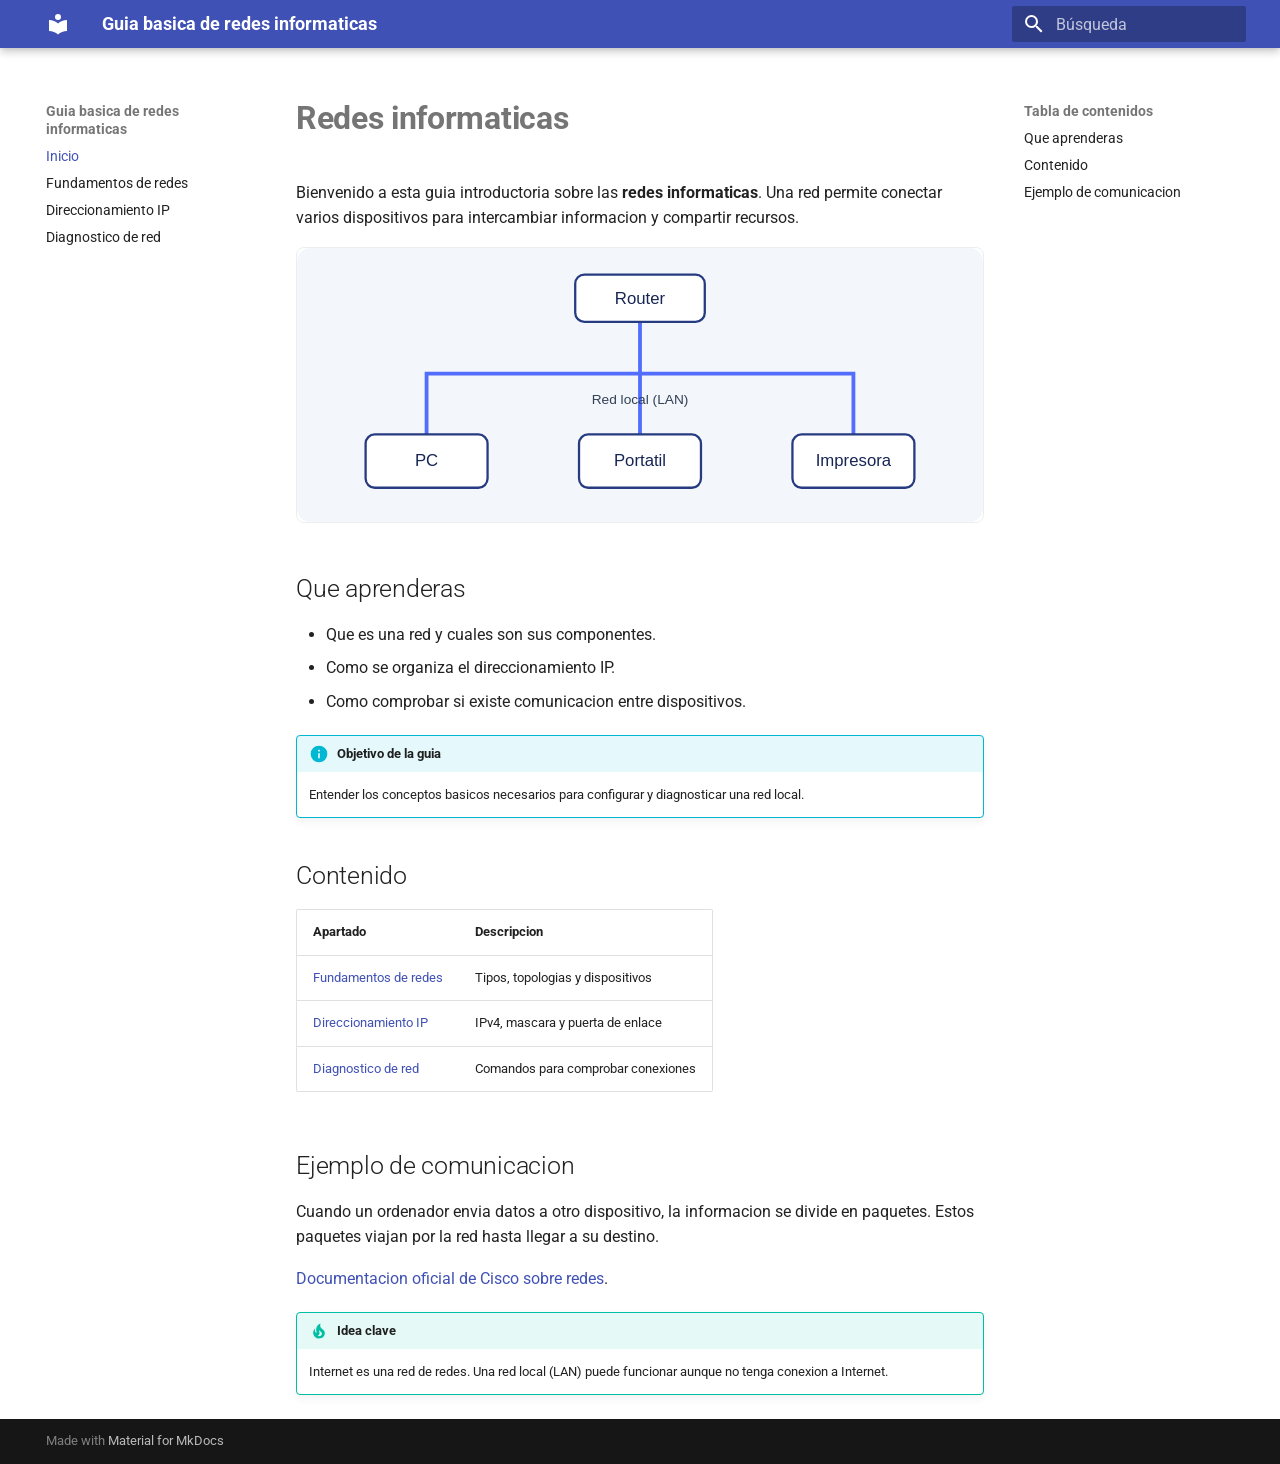
<file: index.html>
<!doctype html>
<html lang="es" class="no-js">
  <head>
    
      <meta charset="utf-8">
      <meta name="viewport" content="width=device-width,initial-scale=1">
      
        <meta name="description" content="Documentacio introductoria sobre xarxes, adreces IP i diagnost">
      
      
      
        <link rel="canonical" href="https://USUARIO.github.io/PI_P3_MkDocs_Redes/">
      
      
      
        <link rel="next" href="fundamentos/">
      
      
        
      
      
      <link rel="icon" href="assets/images/favicon.png">
      <meta name="generator" content="mkdocs-1.6.1, mkdocs-material-9.7.7">
    
    
      
        <title>Guia basica de redes informaticas</title>
      
    
    
      <link rel="stylesheet" href="assets/stylesheets/main.ec1eaa64.min.css">
      
        
        <link rel="stylesheet" href="assets/stylesheets/palette.ab4e12ef.min.css">
      
      


    
    
      
    
    
      
        
        
        <link rel="preconnect" href="https://fonts.gstatic.com" crossorigin>
        <link rel="stylesheet" href="https://fonts.googleapis.com/css?family=Roboto:300,300i,400,400i,700,700i%7CRoboto+Mono:400,400i,700,700i&display=fallback">
        <style>:root{--md-text-font:"Roboto";--md-code-font:"Roboto Mono"}</style>
      
    
    
      <link rel="stylesheet" href="css/extra.css">
    
    <script>__md_scope=new URL(".",location),__md_hash=e=>[...e].reduce(((e,_)=>(e<<5)-e+_.charCodeAt(0)),0),__md_get=(e,_=localStorage,t=__md_scope)=>JSON.parse(_.getItem(t.pathname+"."+e)),__md_set=(e,_,t=localStorage,a=__md_scope)=>{try{t.setItem(a.pathname+"."+e,JSON.stringify(_))}catch(e){}}</script>
    
      

    
    
  </head>
  
  
    
    
      
    
    
    
    
    <body dir="ltr" data-md-color-scheme="default" data-md-color-primary="indigo" data-md-color-accent="cyan">
  
    
    <input class="md-toggle" data-md-toggle="drawer" type="checkbox" id="__drawer" autocomplete="off">
    <input class="md-toggle" data-md-toggle="search" type="checkbox" id="__search" autocomplete="off">
    <label class="md-overlay" for="__drawer"></label>
    <div data-md-component="skip">
      
        
        <a href="#redes-informaticas" class="md-skip">
          Saltar a contenido
        </a>
      
    </div>
    <div data-md-component="announce">
      
    </div>
    
    
      

  

<header class="md-header md-header--shadow" data-md-component="header">
  <nav class="md-header__inner md-grid" aria-label="Cabecera">
    <a href="." title="Guia basica de redes informaticas" class="md-header__button md-logo" aria-label="Guia basica de redes informaticas" data-md-component="logo">
      
  
  <svg xmlns="http://www.w3.org/2000/svg" viewBox="0 0 24 24"><path d="M12 8a3 3 0 0 0 3-3 3 3 0 0 0-3-3 3 3 0 0 0-3 3 3 3 0 0 0 3 3m0 3.54C9.64 9.35 6.5 8 3 8v11c3.5 0 6.64 1.35 9 3.54 2.36-2.19 5.5-3.54 9-3.54V8c-3.5 0-6.64 1.35-9 3.54"/></svg>

    </a>
    <label class="md-header__button md-icon" for="__drawer">
      
      <svg xmlns="http://www.w3.org/2000/svg" viewBox="0 0 24 24"><path d="M3 6h18v2H3zm0 5h18v2H3zm0 5h18v2H3z"/></svg>
    </label>
    <div class="md-header__title" data-md-component="header-title">
      <div class="md-header__ellipsis">
        <div class="md-header__topic">
          <span class="md-ellipsis">
            Guia basica de redes informaticas
          </span>
        </div>
        <div class="md-header__topic" data-md-component="header-topic">
          <span class="md-ellipsis">
            
              Inicio
            
          </span>
        </div>
      </div>
    </div>
    
      
        <form class="md-header__option" data-md-component="palette">
  
    
    
    
    <input class="md-option" data-md-color-media="" data-md-color-scheme="default" data-md-color-primary="indigo" data-md-color-accent="cyan"  aria-hidden="true"  type="radio" name="__palette" id="__palette_0">
    
  
</form>
      
    
    
      <script>var palette=__md_get("__palette");if(palette&&palette.color){if("(prefers-color-scheme)"===palette.color.media){var media=matchMedia("(prefers-color-scheme: light)"),input=document.querySelector(media.matches?"[data-md-color-media='(prefers-color-scheme: light)']":"[data-md-color-media='(prefers-color-scheme: dark)']");palette.color.media=input.getAttribute("data-md-color-media"),palette.color.scheme=input.getAttribute("data-md-color-scheme"),palette.color.primary=input.getAttribute("data-md-color-primary"),palette.color.accent=input.getAttribute("data-md-color-accent")}for(var[key,value]of Object.entries(palette.color))document.body.setAttribute("data-md-color-"+key,value)}</script>
    
    
    
      
      
        <label class="md-header__button md-icon" for="__search">
          
          <svg xmlns="http://www.w3.org/2000/svg" viewBox="0 0 24 24"><path d="M9.5 3A6.5 6.5 0 0 1 16 9.5c0 1.61-.59 3.09-1.56 4.23l.27.27h.79l5 5-1.5 1.5-5-5v-.79l-.27-.27A6.52 6.52 0 0 1 9.5 16 6.5 6.5 0 0 1 3 9.5 6.5 6.5 0 0 1 9.5 3m0 2C7 5 5 7 5 9.5S7 14 9.5 14 14 12 14 9.5 12 5 9.5 5"/></svg>
        </label>
        <div class="md-search" data-md-component="search" role="dialog">
  <label class="md-search__overlay" for="__search"></label>
  <div class="md-search__inner" role="search">
    <form class="md-search__form" name="search">
      <input type="text" class="md-search__input" name="query" aria-label="Búsqueda" placeholder="Búsqueda" autocapitalize="off" autocorrect="off" autocomplete="off" spellcheck="false" data-md-component="search-query" required>
      <label class="md-search__icon md-icon" for="__search">
        
        <svg xmlns="http://www.w3.org/2000/svg" viewBox="0 0 24 24"><path d="M9.5 3A6.5 6.5 0 0 1 16 9.5c0 1.61-.59 3.09-1.56 4.23l.27.27h.79l5 5-1.5 1.5-5-5v-.79l-.27-.27A6.52 6.52 0 0 1 9.5 16 6.5 6.5 0 0 1 3 9.5 6.5 6.5 0 0 1 9.5 3m0 2C7 5 5 7 5 9.5S7 14 9.5 14 14 12 14 9.5 12 5 9.5 5"/></svg>
        
        <svg xmlns="http://www.w3.org/2000/svg" viewBox="0 0 24 24"><path d="M20 11v2H8l5.5 5.5-1.42 1.42L4.16 12l7.92-7.92L13.5 5.5 8 11z"/></svg>
      </label>
      <nav class="md-search__options" aria-label="Buscar">
        
        <button type="reset" class="md-search__icon md-icon" title="Limpiar" aria-label="Limpiar" tabindex="-1">
          
          <svg xmlns="http://www.w3.org/2000/svg" viewBox="0 0 24 24"><path d="M19 6.41 17.59 5 12 10.59 6.41 5 5 6.41 10.59 12 5 17.59 6.41 19 12 13.41 17.59 19 19 17.59 13.41 12z"/></svg>
        </button>
      </nav>
      
    </form>
    <div class="md-search__output">
      <div class="md-search__scrollwrap" tabindex="0" data-md-scrollfix>
        <div class="md-search-result" data-md-component="search-result">
          <div class="md-search-result__meta">
            Inicializando búsqueda
          </div>
          <ol class="md-search-result__list" role="presentation"></ol>
        </div>
      </div>
    </div>
  </div>
</div>
      
    
    
  </nav>
  
</header>
    
    <div class="md-container" data-md-component="container">
      
      
        
          
        
      
      <main class="md-main" data-md-component="main">
        <div class="md-main__inner md-grid">
          
            
              
              <div class="md-sidebar md-sidebar--primary" data-md-component="sidebar" data-md-type="navigation" >
                <div class="md-sidebar__scrollwrap">
                  <div class="md-sidebar__inner">
                    



<nav class="md-nav md-nav--primary" aria-label="Navegación" data-md-level="0">
  <label class="md-nav__title" for="__drawer">
    <a href="." title="Guia basica de redes informaticas" class="md-nav__button md-logo" aria-label="Guia basica de redes informaticas" data-md-component="logo">
      
  
  <svg xmlns="http://www.w3.org/2000/svg" viewBox="0 0 24 24"><path d="M12 8a3 3 0 0 0 3-3 3 3 0 0 0-3-3 3 3 0 0 0-3 3 3 3 0 0 0 3 3m0 3.54C9.64 9.35 6.5 8 3 8v11c3.5 0 6.64 1.35 9 3.54 2.36-2.19 5.5-3.54 9-3.54V8c-3.5 0-6.64 1.35-9 3.54"/></svg>

    </a>
    Guia basica de redes informaticas
  </label>
  
  <ul class="md-nav__list" data-md-scrollfix>
    
      
      
  
  
    
  
  
  
    <li class="md-nav__item md-nav__item--active">
      
      <input class="md-nav__toggle md-toggle" type="checkbox" id="__toc">
      
      
        
      
      
        <label class="md-nav__link md-nav__link--active" for="__toc">
          
  
  
  <span class="md-ellipsis">
    
  
    Inicio
  

    
  </span>
  
  

          <span class="md-nav__icon md-icon"></span>
        </label>
      
      <a href="." class="md-nav__link md-nav__link--active">
        
  
  
  <span class="md-ellipsis">
    
  
    Inicio
  

    
  </span>
  
  

      </a>
      
        

<nav class="md-nav md-nav--secondary" aria-label="Tabla de contenidos">
  
  
  
    
  
  
    <label class="md-nav__title" for="__toc">
      <span class="md-nav__icon md-icon"></span>
      Tabla de contenidos
    </label>
    <ul class="md-nav__list" data-md-component="toc" data-md-scrollfix>
      
        <li class="md-nav__item">
  <a href="#que-aprenderas" class="md-nav__link">
    <span class="md-ellipsis">
      
        Que aprenderas
      
    </span>
  </a>
  
</li>
      
        <li class="md-nav__item">
  <a href="#contenido" class="md-nav__link">
    <span class="md-ellipsis">
      
        Contenido
      
    </span>
  </a>
  
</li>
      
        <li class="md-nav__item">
  <a href="#ejemplo-de-comunicacion" class="md-nav__link">
    <span class="md-ellipsis">
      
        Ejemplo de comunicacion
      
    </span>
  </a>
  
</li>
      
    </ul>
  
</nav>
      
    </li>
  

    
      
      
  
  
  
  
    <li class="md-nav__item">
      <a href="fundamentos/" class="md-nav__link">
        
  
  
  <span class="md-ellipsis">
    
  
    Fundamentos de redes
  

    
  </span>
  
  

      </a>
    </li>
  

    
      
      
  
  
  
  
    <li class="md-nav__item">
      <a href="direccionamiento/" class="md-nav__link">
        
  
  
  <span class="md-ellipsis">
    
  
    Direccionamiento IP
  

    
  </span>
  
  

      </a>
    </li>
  

    
      
      
  
  
  
  
    <li class="md-nav__item">
      <a href="diagnostico/" class="md-nav__link">
        
  
  
  <span class="md-ellipsis">
    
  
    Diagnostico de red
  

    
  </span>
  
  

      </a>
    </li>
  

    
  </ul>
</nav>
                  </div>
                </div>
              </div>
            
            
              
              <div class="md-sidebar md-sidebar--secondary" data-md-component="sidebar" data-md-type="toc" >
                <div class="md-sidebar__scrollwrap">
                  <div class="md-sidebar__inner">
                    

<nav class="md-nav md-nav--secondary" aria-label="Tabla de contenidos">
  
  
  
    
  
  
    <label class="md-nav__title" for="__toc">
      <span class="md-nav__icon md-icon"></span>
      Tabla de contenidos
    </label>
    <ul class="md-nav__list" data-md-component="toc" data-md-scrollfix>
      
        <li class="md-nav__item">
  <a href="#que-aprenderas" class="md-nav__link">
    <span class="md-ellipsis">
      
        Que aprenderas
      
    </span>
  </a>
  
</li>
      
        <li class="md-nav__item">
  <a href="#contenido" class="md-nav__link">
    <span class="md-ellipsis">
      
        Contenido
      
    </span>
  </a>
  
</li>
      
        <li class="md-nav__item">
  <a href="#ejemplo-de-comunicacion" class="md-nav__link">
    <span class="md-ellipsis">
      
        Ejemplo de comunicacion
      
    </span>
  </a>
  
</li>
      
    </ul>
  
</nav>
                  </div>
                </div>
              </div>
            
          
          
            <div class="md-content" data-md-component="content">
              
              <article class="md-content__inner md-typeset">
                
                  



<h1 id="redes-informaticas">Redes informaticas</h1>
<p>Bienvenido a esta guia introductoria sobre las <strong>redes informaticas</strong>. Una red permite conectar varios dispositivos para intercambiar informacion y compartir recursos.</p>
<p><img alt="Esquema de una red local" src="img/red-local.svg" /></p>
<h2 id="que-aprenderas">Que aprenderas</h2>
<ul>
<li>Que es una red y cuales son sus componentes.</li>
<li>Como se organiza el direccionamiento IP.</li>
<li>Como comprobar si existe comunicacion entre dispositivos.</li>
</ul>
<div class="admonition info">
<p class="admonition-title">Objetivo de la guia</p>
<p>Entender los conceptos basicos necesarios para configurar y diagnosticar una red local.</p>
</div>
<h2 id="contenido">Contenido</h2>
<table>
<thead>
<tr>
<th>Apartado</th>
<th>Descripcion</th>
</tr>
</thead>
<tbody>
<tr>
<td><a href="fundamentos/">Fundamentos de redes</a></td>
<td>Tipos, topologias y dispositivos</td>
</tr>
<tr>
<td><a href="direccionamiento/">Direccionamiento IP</a></td>
<td>IPv4, mascara y puerta de enlace</td>
</tr>
<tr>
<td><a href="diagnostico/">Diagnostico de red</a></td>
<td>Comandos para comprobar conexiones</td>
</tr>
</tbody>
</table>
<h2 id="ejemplo-de-comunicacion">Ejemplo de comunicacion</h2>
<p>Cuando un ordenador envia datos a otro dispositivo, la informacion se divide en paquetes. Estos paquetes viajan por la red hasta llegar a su destino.</p>
<p><a href="https://www.cisco.com/">Documentacion oficial de Cisco sobre redes</a>.</p>
<div class="admonition tip">
<p class="admonition-title">Idea clave</p>
<p>Internet es una red de redes. Una red local (LAN) puede funcionar aunque no tenga conexion a Internet.</p>
</div>












                
              </article>
            </div>
          
          
<script>var target=document.getElementById(location.hash.slice(1));target&&target.name&&(target.checked=target.name.startsWith("__tabbed_"))</script>
        </div>
        
          <button type="button" class="md-top md-icon" data-md-component="top" hidden>
  
  <svg xmlns="http://www.w3.org/2000/svg" viewBox="0 0 24 24"><path d="M13 20h-2V8l-5.5 5.5-1.42-1.42L12 4.16l7.92 7.92-1.42 1.42L13 8z"/></svg>
  Volver al principio
</button>
        
      </main>
      
        <footer class="md-footer">
  
  <div class="md-footer-meta md-typeset">
    <div class="md-footer-meta__inner md-grid">
      <div class="md-copyright">
  
  
    Made with
    <a href="https://squidfunk.github.io/mkdocs-material/" target="_blank" rel="noopener">
      Material for MkDocs
    </a>
  
</div>
      
    </div>
  </div>
</footer>
      
    </div>
    <div class="md-dialog" data-md-component="dialog">
      <div class="md-dialog__inner md-typeset"></div>
    </div>
    
    
    
      
      
      <script id="__config" type="application/json">{"annotate": null, "base": ".", "features": ["navigation.sections", "navigation.top", "content.code.copy"], "search": "assets/javascripts/workers/search.2c215733.min.js", "tags": null, "translations": {"clipboard.copied": "Copiado al portapapeles", "clipboard.copy": "Copiar al portapapeles", "search.result.more.one": "1 m\u00e1s en esta p\u00e1gina", "search.result.more.other": "# m\u00e1s en esta p\u00e1gina", "search.result.none": "No se encontraron documentos", "search.result.one": "1 documento encontrado", "search.result.other": "# documentos encontrados", "search.result.placeholder": "Teclee para comenzar b\u00fasqueda", "search.result.term.missing": "Falta", "select.version": "Seleccionar versi\u00f3n"}, "version": null}</script>
    
    
      <script src="assets/javascripts/bundle.d7400e89.min.js"></script>
      
    
  </body>
</html>
</file>
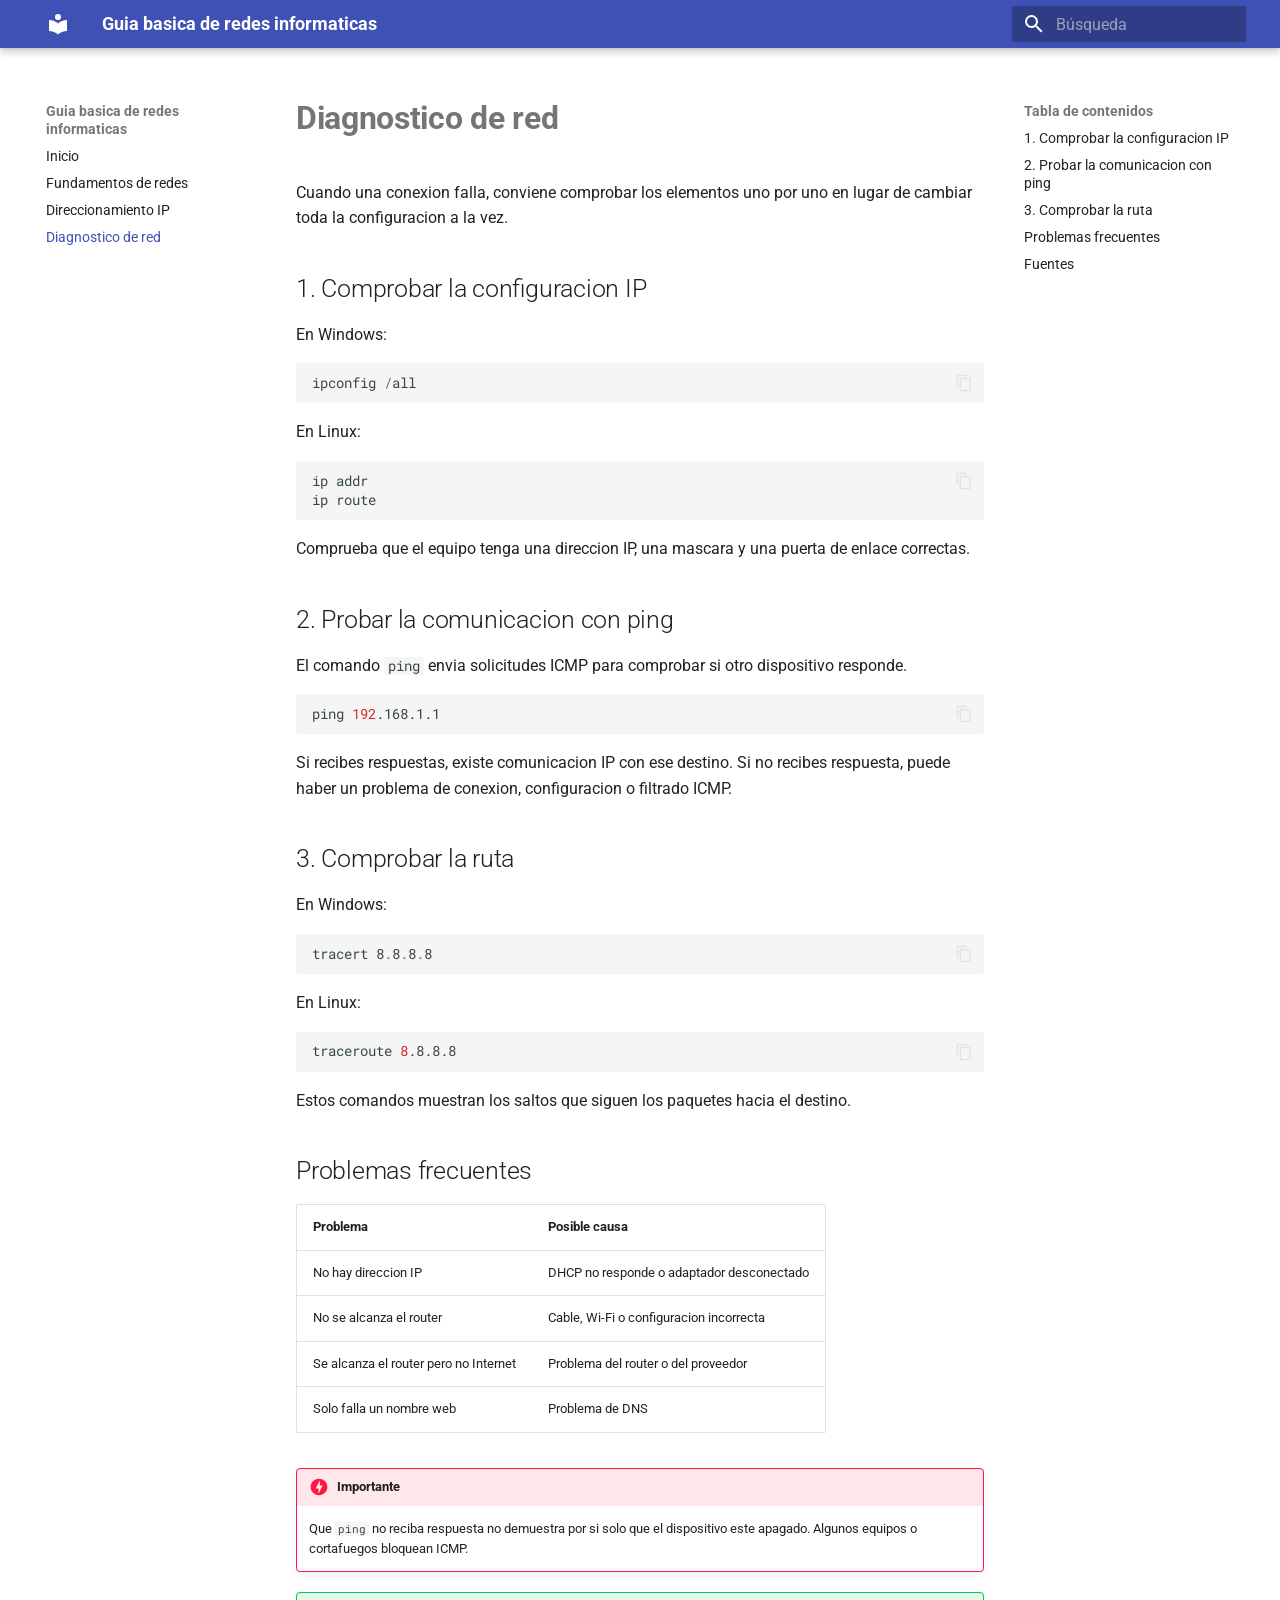
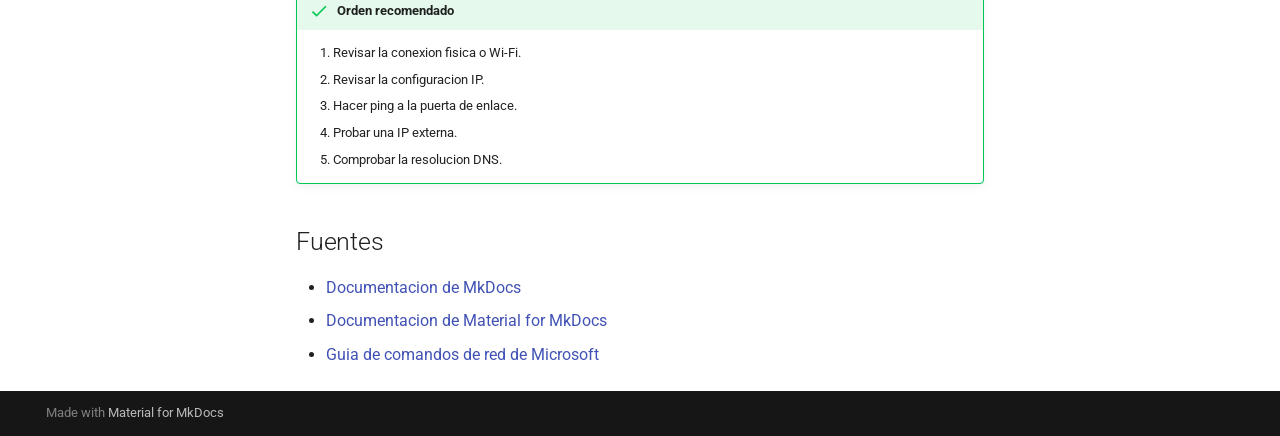
<file: diagnostico/index.html>
<!doctype html>
<html lang="es" class="no-js">
  <head>
    
      <meta charset="utf-8">
      <meta name="viewport" content="width=device-width,initial-scale=1">
      
        <meta name="description" content="Documentacio introductoria sobre xarxes, adreces IP i diagnost">
      
      
      
        <link rel="canonical" href="https://USUARIO.github.io/PI_P3_MkDocs_Redes/diagnostico/">
      
      
        <link rel="prev" href="../direccionamiento/">
      
      
      
        
      
      
      <link rel="icon" href="../assets/images/favicon.png">
      <meta name="generator" content="mkdocs-1.6.1, mkdocs-material-9.7.7">
    
    
      
        <title>Diagnostico de red - Guia basica de redes informaticas</title>
      
    
    
      <link rel="stylesheet" href="../assets/stylesheets/main.ec1eaa64.min.css">
      
        
        <link rel="stylesheet" href="../assets/stylesheets/palette.ab4e12ef.min.css">
      
      


    
    
      
    
    
      
        
        
        <link rel="preconnect" href="https://fonts.gstatic.com" crossorigin>
        <link rel="stylesheet" href="https://fonts.googleapis.com/css?family=Roboto:300,300i,400,400i,700,700i%7CRoboto+Mono:400,400i,700,700i&display=fallback">
        <style>:root{--md-text-font:"Roboto";--md-code-font:"Roboto Mono"}</style>
      
    
    
      <link rel="stylesheet" href="../css/extra.css">
    
    <script>__md_scope=new URL("..",location),__md_hash=e=>[...e].reduce(((e,_)=>(e<<5)-e+_.charCodeAt(0)),0),__md_get=(e,_=localStorage,t=__md_scope)=>JSON.parse(_.getItem(t.pathname+"."+e)),__md_set=(e,_,t=localStorage,a=__md_scope)=>{try{t.setItem(a.pathname+"."+e,JSON.stringify(_))}catch(e){}}</script>
    
      

    
    
  </head>
  
  
    
    
      
    
    
    
    
    <body dir="ltr" data-md-color-scheme="default" data-md-color-primary="indigo" data-md-color-accent="cyan">
  
    
    <input class="md-toggle" data-md-toggle="drawer" type="checkbox" id="__drawer" autocomplete="off">
    <input class="md-toggle" data-md-toggle="search" type="checkbox" id="__search" autocomplete="off">
    <label class="md-overlay" for="__drawer"></label>
    <div data-md-component="skip">
      
        
        <a href="#diagnostico-de-red" class="md-skip">
          Saltar a contenido
        </a>
      
    </div>
    <div data-md-component="announce">
      
    </div>
    
    
      

  

<header class="md-header md-header--shadow" data-md-component="header">
  <nav class="md-header__inner md-grid" aria-label="Cabecera">
    <a href=".." title="Guia basica de redes informaticas" class="md-header__button md-logo" aria-label="Guia basica de redes informaticas" data-md-component="logo">
      
  
  <svg xmlns="http://www.w3.org/2000/svg" viewBox="0 0 24 24"><path d="M12 8a3 3 0 0 0 3-3 3 3 0 0 0-3-3 3 3 0 0 0-3 3 3 3 0 0 0 3 3m0 3.54C9.64 9.35 6.5 8 3 8v11c3.5 0 6.64 1.35 9 3.54 2.36-2.19 5.5-3.54 9-3.54V8c-3.5 0-6.64 1.35-9 3.54"/></svg>

    </a>
    <label class="md-header__button md-icon" for="__drawer">
      
      <svg xmlns="http://www.w3.org/2000/svg" viewBox="0 0 24 24"><path d="M3 6h18v2H3zm0 5h18v2H3zm0 5h18v2H3z"/></svg>
    </label>
    <div class="md-header__title" data-md-component="header-title">
      <div class="md-header__ellipsis">
        <div class="md-header__topic">
          <span class="md-ellipsis">
            Guia basica de redes informaticas
          </span>
        </div>
        <div class="md-header__topic" data-md-component="header-topic">
          <span class="md-ellipsis">
            
              Diagnostico de red
            
          </span>
        </div>
      </div>
    </div>
    
      
        <form class="md-header__option" data-md-component="palette">
  
    
    
    
    <input class="md-option" data-md-color-media="" data-md-color-scheme="default" data-md-color-primary="indigo" data-md-color-accent="cyan"  aria-hidden="true"  type="radio" name="__palette" id="__palette_0">
    
  
</form>
      
    
    
      <script>var palette=__md_get("__palette");if(palette&&palette.color){if("(prefers-color-scheme)"===palette.color.media){var media=matchMedia("(prefers-color-scheme: light)"),input=document.querySelector(media.matches?"[data-md-color-media='(prefers-color-scheme: light)']":"[data-md-color-media='(prefers-color-scheme: dark)']");palette.color.media=input.getAttribute("data-md-color-media"),palette.color.scheme=input.getAttribute("data-md-color-scheme"),palette.color.primary=input.getAttribute("data-md-color-primary"),palette.color.accent=input.getAttribute("data-md-color-accent")}for(var[key,value]of Object.entries(palette.color))document.body.setAttribute("data-md-color-"+key,value)}</script>
    
    
    
      
      
        <label class="md-header__button md-icon" for="__search">
          
          <svg xmlns="http://www.w3.org/2000/svg" viewBox="0 0 24 24"><path d="M9.5 3A6.5 6.5 0 0 1 16 9.5c0 1.61-.59 3.09-1.56 4.23l.27.27h.79l5 5-1.5 1.5-5-5v-.79l-.27-.27A6.52 6.52 0 0 1 9.5 16 6.5 6.5 0 0 1 3 9.5 6.5 6.5 0 0 1 9.5 3m0 2C7 5 5 7 5 9.5S7 14 9.5 14 14 12 14 9.5 12 5 9.5 5"/></svg>
        </label>
        <div class="md-search" data-md-component="search" role="dialog">
  <label class="md-search__overlay" for="__search"></label>
  <div class="md-search__inner" role="search">
    <form class="md-search__form" name="search">
      <input type="text" class="md-search__input" name="query" aria-label="Búsqueda" placeholder="Búsqueda" autocapitalize="off" autocorrect="off" autocomplete="off" spellcheck="false" data-md-component="search-query" required>
      <label class="md-search__icon md-icon" for="__search">
        
        <svg xmlns="http://www.w3.org/2000/svg" viewBox="0 0 24 24"><path d="M9.5 3A6.5 6.5 0 0 1 16 9.5c0 1.61-.59 3.09-1.56 4.23l.27.27h.79l5 5-1.5 1.5-5-5v-.79l-.27-.27A6.52 6.52 0 0 1 9.5 16 6.5 6.5 0 0 1 3 9.5 6.5 6.5 0 0 1 9.5 3m0 2C7 5 5 7 5 9.5S7 14 9.5 14 14 12 14 9.5 12 5 9.5 5"/></svg>
        
        <svg xmlns="http://www.w3.org/2000/svg" viewBox="0 0 24 24"><path d="M20 11v2H8l5.5 5.5-1.42 1.42L4.16 12l7.92-7.92L13.5 5.5 8 11z"/></svg>
      </label>
      <nav class="md-search__options" aria-label="Buscar">
        
        <button type="reset" class="md-search__icon md-icon" title="Limpiar" aria-label="Limpiar" tabindex="-1">
          
          <svg xmlns="http://www.w3.org/2000/svg" viewBox="0 0 24 24"><path d="M19 6.41 17.59 5 12 10.59 6.41 5 5 6.41 10.59 12 5 17.59 6.41 19 12 13.41 17.59 19 19 17.59 13.41 12z"/></svg>
        </button>
      </nav>
      
    </form>
    <div class="md-search__output">
      <div class="md-search__scrollwrap" tabindex="0" data-md-scrollfix>
        <div class="md-search-result" data-md-component="search-result">
          <div class="md-search-result__meta">
            Inicializando búsqueda
          </div>
          <ol class="md-search-result__list" role="presentation"></ol>
        </div>
      </div>
    </div>
  </div>
</div>
      
    
    
  </nav>
  
</header>
    
    <div class="md-container" data-md-component="container">
      
      
        
          
        
      
      <main class="md-main" data-md-component="main">
        <div class="md-main__inner md-grid">
          
            
              
              <div class="md-sidebar md-sidebar--primary" data-md-component="sidebar" data-md-type="navigation" >
                <div class="md-sidebar__scrollwrap">
                  <div class="md-sidebar__inner">
                    



<nav class="md-nav md-nav--primary" aria-label="Navegación" data-md-level="0">
  <label class="md-nav__title" for="__drawer">
    <a href=".." title="Guia basica de redes informaticas" class="md-nav__button md-logo" aria-label="Guia basica de redes informaticas" data-md-component="logo">
      
  
  <svg xmlns="http://www.w3.org/2000/svg" viewBox="0 0 24 24"><path d="M12 8a3 3 0 0 0 3-3 3 3 0 0 0-3-3 3 3 0 0 0-3 3 3 3 0 0 0 3 3m0 3.54C9.64 9.35 6.5 8 3 8v11c3.5 0 6.64 1.35 9 3.54 2.36-2.19 5.5-3.54 9-3.54V8c-3.5 0-6.64 1.35-9 3.54"/></svg>

    </a>
    Guia basica de redes informaticas
  </label>
  
  <ul class="md-nav__list" data-md-scrollfix>
    
      
      
  
  
  
  
    <li class="md-nav__item">
      <a href=".." class="md-nav__link">
        
  
  
  <span class="md-ellipsis">
    
  
    Inicio
  

    
  </span>
  
  

      </a>
    </li>
  

    
      
      
  
  
  
  
    <li class="md-nav__item">
      <a href="../fundamentos/" class="md-nav__link">
        
  
  
  <span class="md-ellipsis">
    
  
    Fundamentos de redes
  

    
  </span>
  
  

      </a>
    </li>
  

    
      
      
  
  
  
  
    <li class="md-nav__item">
      <a href="../direccionamiento/" class="md-nav__link">
        
  
  
  <span class="md-ellipsis">
    
  
    Direccionamiento IP
  

    
  </span>
  
  

      </a>
    </li>
  

    
      
      
  
  
    
  
  
  
    <li class="md-nav__item md-nav__item--active">
      
      <input class="md-nav__toggle md-toggle" type="checkbox" id="__toc">
      
      
        
      
      
        <label class="md-nav__link md-nav__link--active" for="__toc">
          
  
  
  <span class="md-ellipsis">
    
  
    Diagnostico de red
  

    
  </span>
  
  

          <span class="md-nav__icon md-icon"></span>
        </label>
      
      <a href="./" class="md-nav__link md-nav__link--active">
        
  
  
  <span class="md-ellipsis">
    
  
    Diagnostico de red
  

    
  </span>
  
  

      </a>
      
        

<nav class="md-nav md-nav--secondary" aria-label="Tabla de contenidos">
  
  
  
    
  
  
    <label class="md-nav__title" for="__toc">
      <span class="md-nav__icon md-icon"></span>
      Tabla de contenidos
    </label>
    <ul class="md-nav__list" data-md-component="toc" data-md-scrollfix>
      
        <li class="md-nav__item">
  <a href="#1-comprobar-la-configuracion-ip" class="md-nav__link">
    <span class="md-ellipsis">
      
        1. Comprobar la configuracion IP
      
    </span>
  </a>
  
</li>
      
        <li class="md-nav__item">
  <a href="#2-probar-la-comunicacion-con-ping" class="md-nav__link">
    <span class="md-ellipsis">
      
        2. Probar la comunicacion con ping
      
    </span>
  </a>
  
</li>
      
        <li class="md-nav__item">
  <a href="#3-comprobar-la-ruta" class="md-nav__link">
    <span class="md-ellipsis">
      
        3. Comprobar la ruta
      
    </span>
  </a>
  
</li>
      
        <li class="md-nav__item">
  <a href="#problemas-frecuentes" class="md-nav__link">
    <span class="md-ellipsis">
      
        Problemas frecuentes
      
    </span>
  </a>
  
</li>
      
        <li class="md-nav__item">
  <a href="#fuentes" class="md-nav__link">
    <span class="md-ellipsis">
      
        Fuentes
      
    </span>
  </a>
  
</li>
      
    </ul>
  
</nav>
      
    </li>
  

    
  </ul>
</nav>
                  </div>
                </div>
              </div>
            
            
              
              <div class="md-sidebar md-sidebar--secondary" data-md-component="sidebar" data-md-type="toc" >
                <div class="md-sidebar__scrollwrap">
                  <div class="md-sidebar__inner">
                    

<nav class="md-nav md-nav--secondary" aria-label="Tabla de contenidos">
  
  
  
    
  
  
    <label class="md-nav__title" for="__toc">
      <span class="md-nav__icon md-icon"></span>
      Tabla de contenidos
    </label>
    <ul class="md-nav__list" data-md-component="toc" data-md-scrollfix>
      
        <li class="md-nav__item">
  <a href="#1-comprobar-la-configuracion-ip" class="md-nav__link">
    <span class="md-ellipsis">
      
        1. Comprobar la configuracion IP
      
    </span>
  </a>
  
</li>
      
        <li class="md-nav__item">
  <a href="#2-probar-la-comunicacion-con-ping" class="md-nav__link">
    <span class="md-ellipsis">
      
        2. Probar la comunicacion con ping
      
    </span>
  </a>
  
</li>
      
        <li class="md-nav__item">
  <a href="#3-comprobar-la-ruta" class="md-nav__link">
    <span class="md-ellipsis">
      
        3. Comprobar la ruta
      
    </span>
  </a>
  
</li>
      
        <li class="md-nav__item">
  <a href="#problemas-frecuentes" class="md-nav__link">
    <span class="md-ellipsis">
      
        Problemas frecuentes
      
    </span>
  </a>
  
</li>
      
        <li class="md-nav__item">
  <a href="#fuentes" class="md-nav__link">
    <span class="md-ellipsis">
      
        Fuentes
      
    </span>
  </a>
  
</li>
      
    </ul>
  
</nav>
                  </div>
                </div>
              </div>
            
          
          
            <div class="md-content" data-md-component="content">
              
              <article class="md-content__inner md-typeset">
                
                  



<h1 id="diagnostico-de-red">Diagnostico de red</h1>
<p>Cuando una conexion falla, conviene comprobar los elementos uno por uno en lugar de cambiar toda la configuracion a la vez.</p>
<h2 id="1-comprobar-la-configuracion-ip">1. Comprobar la configuracion IP</h2>
<p>En Windows:</p>
<div class="highlight"><pre><span></span><code><a id="__codelineno-0-1" name="__codelineno-0-1" href="#__codelineno-0-1"></a><span class="n">ipconfig</span> <span class="p">/</span><span class="n">all</span>
</code></pre></div>
<p>En Linux:</p>
<div class="highlight"><pre><span></span><code><a id="__codelineno-1-1" name="__codelineno-1-1" href="#__codelineno-1-1"></a>ip<span class="w"> </span>addr
<a id="__codelineno-1-2" name="__codelineno-1-2" href="#__codelineno-1-2"></a>ip<span class="w"> </span>route
</code></pre></div>
<p>Comprueba que el equipo tenga una direccion IP, una mascara y una puerta de enlace correctas.</p>
<h2 id="2-probar-la-comunicacion-con-ping">2. Probar la comunicacion con ping</h2>
<p>El comando <code>ping</code> envia solicitudes ICMP para comprobar si otro dispositivo responde.</p>
<div class="highlight"><pre><span></span><code><a id="__codelineno-2-1" name="__codelineno-2-1" href="#__codelineno-2-1"></a>ping<span class="w"> </span><span class="m">192</span>.168.1.1
</code></pre></div>
<p>Si recibes respuestas, existe comunicacion IP con ese destino. Si no recibes respuesta, puede haber un problema de conexion, configuracion o filtrado ICMP.</p>
<h2 id="3-comprobar-la-ruta">3. Comprobar la ruta</h2>
<p>En Windows:</p>
<div class="highlight"><pre><span></span><code><a id="__codelineno-3-1" name="__codelineno-3-1" href="#__codelineno-3-1"></a><span class="n">tracert</span> <span class="n">8</span><span class="p">.</span><span class="n">8</span><span class="p">.</span><span class="n">8</span><span class="p">.</span><span class="n">8</span>
</code></pre></div>
<p>En Linux:</p>
<div class="highlight"><pre><span></span><code><a id="__codelineno-4-1" name="__codelineno-4-1" href="#__codelineno-4-1"></a>traceroute<span class="w"> </span><span class="m">8</span>.8.8.8
</code></pre></div>
<p>Estos comandos muestran los saltos que siguen los paquetes hacia el destino.</p>
<h2 id="problemas-frecuentes">Problemas frecuentes</h2>
<table>
<thead>
<tr>
<th>Problema</th>
<th>Posible causa</th>
</tr>
</thead>
<tbody>
<tr>
<td>No hay direccion IP</td>
<td>DHCP no responde o adaptador desconectado</td>
</tr>
<tr>
<td>No se alcanza el router</td>
<td>Cable, Wi-Fi o configuracion incorrecta</td>
</tr>
<tr>
<td>Se alcanza el router pero no Internet</td>
<td>Problema del router o del proveedor</td>
</tr>
<tr>
<td>Solo falla un nombre web</td>
<td>Problema de DNS</td>
</tr>
</tbody>
</table>
<div class="admonition danger">
<p class="admonition-title">Importante</p>
<p>Que <code>ping</code> no reciba respuesta no demuestra por si solo que el dispositivo este apagado. Algunos equipos o cortafuegos bloquean ICMP.</p>
</div>
<div class="admonition success">
<p class="admonition-title">Orden recomendado</p>
<ol>
<li>Revisar la conexion fisica o Wi-Fi.</li>
<li>Revisar la configuracion IP.</li>
<li>Hacer ping a la puerta de enlace.</li>
<li>Probar una IP externa.</li>
<li>Comprobar la resolucion DNS.</li>
</ol>
</div>
<h2 id="fuentes">Fuentes</h2>
<ul>
<li><a href="https://www.mkdocs.org/">Documentacion de MkDocs</a></li>
<li><a href="https://squidfunk.github.io/mkdocs-material/">Documentacion de Material for MkDocs</a></li>
<li><a href="https://learn.microsoft.com/es-es/windows-server/administration/windows-commands/windows-commands">Guia de comandos de red de Microsoft</a></li>
</ul>












                
              </article>
            </div>
          
          
<script>var target=document.getElementById(location.hash.slice(1));target&&target.name&&(target.checked=target.name.startsWith("__tabbed_"))</script>
        </div>
        
          <button type="button" class="md-top md-icon" data-md-component="top" hidden>
  
  <svg xmlns="http://www.w3.org/2000/svg" viewBox="0 0 24 24"><path d="M13 20h-2V8l-5.5 5.5-1.42-1.42L12 4.16l7.92 7.92-1.42 1.42L13 8z"/></svg>
  Volver al principio
</button>
        
      </main>
      
        <footer class="md-footer">
  
  <div class="md-footer-meta md-typeset">
    <div class="md-footer-meta__inner md-grid">
      <div class="md-copyright">
  
  
    Made with
    <a href="https://squidfunk.github.io/mkdocs-material/" target="_blank" rel="noopener">
      Material for MkDocs
    </a>
  
</div>
      
    </div>
  </div>
</footer>
      
    </div>
    <div class="md-dialog" data-md-component="dialog">
      <div class="md-dialog__inner md-typeset"></div>
    </div>
    
    
    
      
      
      <script id="__config" type="application/json">{"annotate": null, "base": "..", "features": ["navigation.sections", "navigation.top", "content.code.copy"], "search": "../assets/javascripts/workers/search.2c215733.min.js", "tags": null, "translations": {"clipboard.copied": "Copiado al portapapeles", "clipboard.copy": "Copiar al portapapeles", "search.result.more.one": "1 m\u00e1s en esta p\u00e1gina", "search.result.more.other": "# m\u00e1s en esta p\u00e1gina", "search.result.none": "No se encontraron documentos", "search.result.one": "1 documento encontrado", "search.result.other": "# documentos encontrados", "search.result.placeholder": "Teclee para comenzar b\u00fasqueda", "search.result.term.missing": "Falta", "select.version": "Seleccionar versi\u00f3n"}, "version": null}</script>
    
    
      <script src="../assets/javascripts/bundle.d7400e89.min.js"></script>
      
    
  </body>
</html>
</file>
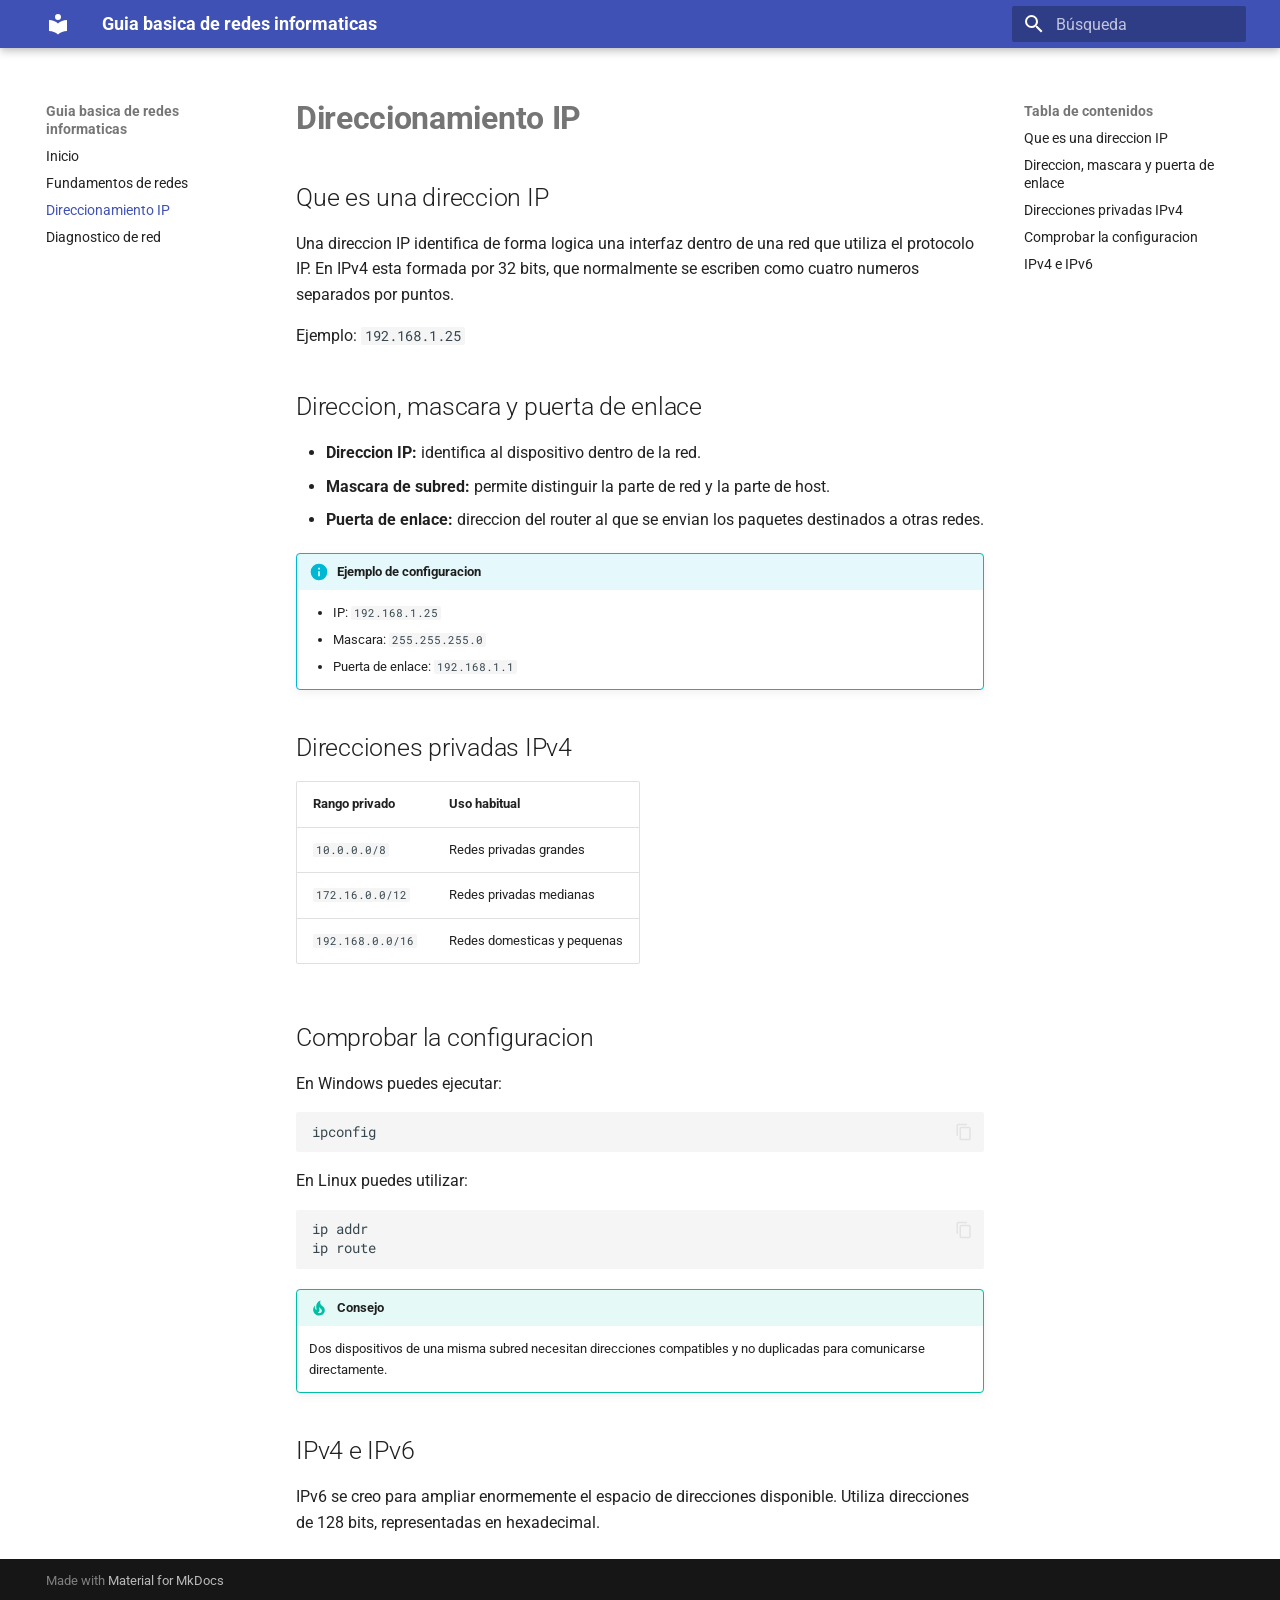
<file: direccionamiento/index.html>
<!doctype html>
<html lang="es" class="no-js">
  <head>
    
      <meta charset="utf-8">
      <meta name="viewport" content="width=device-width,initial-scale=1">
      
        <meta name="description" content="Documentacio introductoria sobre xarxes, adreces IP i diagnost">
      
      
      
        <link rel="canonical" href="https://USUARIO.github.io/PI_P3_MkDocs_Redes/direccionamiento/">
      
      
        <link rel="prev" href="../fundamentos/">
      
      
        <link rel="next" href="../diagnostico/">
      
      
        
      
      
      <link rel="icon" href="../assets/images/favicon.png">
      <meta name="generator" content="mkdocs-1.6.1, mkdocs-material-9.7.7">
    
    
      
        <title>Direccionamiento IP - Guia basica de redes informaticas</title>
      
    
    
      <link rel="stylesheet" href="../assets/stylesheets/main.ec1eaa64.min.css">
      
        
        <link rel="stylesheet" href="../assets/stylesheets/palette.ab4e12ef.min.css">
      
      


    
    
      
    
    
      
        
        
        <link rel="preconnect" href="https://fonts.gstatic.com" crossorigin>
        <link rel="stylesheet" href="https://fonts.googleapis.com/css?family=Roboto:300,300i,400,400i,700,700i%7CRoboto+Mono:400,400i,700,700i&display=fallback">
        <style>:root{--md-text-font:"Roboto";--md-code-font:"Roboto Mono"}</style>
      
    
    
      <link rel="stylesheet" href="../css/extra.css">
    
    <script>__md_scope=new URL("..",location),__md_hash=e=>[...e].reduce(((e,_)=>(e<<5)-e+_.charCodeAt(0)),0),__md_get=(e,_=localStorage,t=__md_scope)=>JSON.parse(_.getItem(t.pathname+"."+e)),__md_set=(e,_,t=localStorage,a=__md_scope)=>{try{t.setItem(a.pathname+"."+e,JSON.stringify(_))}catch(e){}}</script>
    
      

    
    
  </head>
  
  
    
    
      
    
    
    
    
    <body dir="ltr" data-md-color-scheme="default" data-md-color-primary="indigo" data-md-color-accent="cyan">
  
    
    <input class="md-toggle" data-md-toggle="drawer" type="checkbox" id="__drawer" autocomplete="off">
    <input class="md-toggle" data-md-toggle="search" type="checkbox" id="__search" autocomplete="off">
    <label class="md-overlay" for="__drawer"></label>
    <div data-md-component="skip">
      
        
        <a href="#direccionamiento-ip" class="md-skip">
          Saltar a contenido
        </a>
      
    </div>
    <div data-md-component="announce">
      
    </div>
    
    
      

  

<header class="md-header md-header--shadow" data-md-component="header">
  <nav class="md-header__inner md-grid" aria-label="Cabecera">
    <a href=".." title="Guia basica de redes informaticas" class="md-header__button md-logo" aria-label="Guia basica de redes informaticas" data-md-component="logo">
      
  
  <svg xmlns="http://www.w3.org/2000/svg" viewBox="0 0 24 24"><path d="M12 8a3 3 0 0 0 3-3 3 3 0 0 0-3-3 3 3 0 0 0-3 3 3 3 0 0 0 3 3m0 3.54C9.64 9.35 6.5 8 3 8v11c3.5 0 6.64 1.35 9 3.54 2.36-2.19 5.5-3.54 9-3.54V8c-3.5 0-6.64 1.35-9 3.54"/></svg>

    </a>
    <label class="md-header__button md-icon" for="__drawer">
      
      <svg xmlns="http://www.w3.org/2000/svg" viewBox="0 0 24 24"><path d="M3 6h18v2H3zm0 5h18v2H3zm0 5h18v2H3z"/></svg>
    </label>
    <div class="md-header__title" data-md-component="header-title">
      <div class="md-header__ellipsis">
        <div class="md-header__topic">
          <span class="md-ellipsis">
            Guia basica de redes informaticas
          </span>
        </div>
        <div class="md-header__topic" data-md-component="header-topic">
          <span class="md-ellipsis">
            
              Direccionamiento IP
            
          </span>
        </div>
      </div>
    </div>
    
      
        <form class="md-header__option" data-md-component="palette">
  
    
    
    
    <input class="md-option" data-md-color-media="" data-md-color-scheme="default" data-md-color-primary="indigo" data-md-color-accent="cyan"  aria-hidden="true"  type="radio" name="__palette" id="__palette_0">
    
  
</form>
      
    
    
      <script>var palette=__md_get("__palette");if(palette&&palette.color){if("(prefers-color-scheme)"===palette.color.media){var media=matchMedia("(prefers-color-scheme: light)"),input=document.querySelector(media.matches?"[data-md-color-media='(prefers-color-scheme: light)']":"[data-md-color-media='(prefers-color-scheme: dark)']");palette.color.media=input.getAttribute("data-md-color-media"),palette.color.scheme=input.getAttribute("data-md-color-scheme"),palette.color.primary=input.getAttribute("data-md-color-primary"),palette.color.accent=input.getAttribute("data-md-color-accent")}for(var[key,value]of Object.entries(palette.color))document.body.setAttribute("data-md-color-"+key,value)}</script>
    
    
    
      
      
        <label class="md-header__button md-icon" for="__search">
          
          <svg xmlns="http://www.w3.org/2000/svg" viewBox="0 0 24 24"><path d="M9.5 3A6.5 6.5 0 0 1 16 9.5c0 1.61-.59 3.09-1.56 4.23l.27.27h.79l5 5-1.5 1.5-5-5v-.79l-.27-.27A6.52 6.52 0 0 1 9.5 16 6.5 6.5 0 0 1 3 9.5 6.5 6.5 0 0 1 9.5 3m0 2C7 5 5 7 5 9.5S7 14 9.5 14 14 12 14 9.5 12 5 9.5 5"/></svg>
        </label>
        <div class="md-search" data-md-component="search" role="dialog">
  <label class="md-search__overlay" for="__search"></label>
  <div class="md-search__inner" role="search">
    <form class="md-search__form" name="search">
      <input type="text" class="md-search__input" name="query" aria-label="Búsqueda" placeholder="Búsqueda" autocapitalize="off" autocorrect="off" autocomplete="off" spellcheck="false" data-md-component="search-query" required>
      <label class="md-search__icon md-icon" for="__search">
        
        <svg xmlns="http://www.w3.org/2000/svg" viewBox="0 0 24 24"><path d="M9.5 3A6.5 6.5 0 0 1 16 9.5c0 1.61-.59 3.09-1.56 4.23l.27.27h.79l5 5-1.5 1.5-5-5v-.79l-.27-.27A6.52 6.52 0 0 1 9.5 16 6.5 6.5 0 0 1 3 9.5 6.5 6.5 0 0 1 9.5 3m0 2C7 5 5 7 5 9.5S7 14 9.5 14 14 12 14 9.5 12 5 9.5 5"/></svg>
        
        <svg xmlns="http://www.w3.org/2000/svg" viewBox="0 0 24 24"><path d="M20 11v2H8l5.5 5.5-1.42 1.42L4.16 12l7.92-7.92L13.5 5.5 8 11z"/></svg>
      </label>
      <nav class="md-search__options" aria-label="Buscar">
        
        <button type="reset" class="md-search__icon md-icon" title="Limpiar" aria-label="Limpiar" tabindex="-1">
          
          <svg xmlns="http://www.w3.org/2000/svg" viewBox="0 0 24 24"><path d="M19 6.41 17.59 5 12 10.59 6.41 5 5 6.41 10.59 12 5 17.59 6.41 19 12 13.41 17.59 19 19 17.59 13.41 12z"/></svg>
        </button>
      </nav>
      
    </form>
    <div class="md-search__output">
      <div class="md-search__scrollwrap" tabindex="0" data-md-scrollfix>
        <div class="md-search-result" data-md-component="search-result">
          <div class="md-search-result__meta">
            Inicializando búsqueda
          </div>
          <ol class="md-search-result__list" role="presentation"></ol>
        </div>
      </div>
    </div>
  </div>
</div>
      
    
    
  </nav>
  
</header>
    
    <div class="md-container" data-md-component="container">
      
      
        
          
        
      
      <main class="md-main" data-md-component="main">
        <div class="md-main__inner md-grid">
          
            
              
              <div class="md-sidebar md-sidebar--primary" data-md-component="sidebar" data-md-type="navigation" >
                <div class="md-sidebar__scrollwrap">
                  <div class="md-sidebar__inner">
                    



<nav class="md-nav md-nav--primary" aria-label="Navegación" data-md-level="0">
  <label class="md-nav__title" for="__drawer">
    <a href=".." title="Guia basica de redes informaticas" class="md-nav__button md-logo" aria-label="Guia basica de redes informaticas" data-md-component="logo">
      
  
  <svg xmlns="http://www.w3.org/2000/svg" viewBox="0 0 24 24"><path d="M12 8a3 3 0 0 0 3-3 3 3 0 0 0-3-3 3 3 0 0 0-3 3 3 3 0 0 0 3 3m0 3.54C9.64 9.35 6.5 8 3 8v11c3.5 0 6.64 1.35 9 3.54 2.36-2.19 5.5-3.54 9-3.54V8c-3.5 0-6.64 1.35-9 3.54"/></svg>

    </a>
    Guia basica de redes informaticas
  </label>
  
  <ul class="md-nav__list" data-md-scrollfix>
    
      
      
  
  
  
  
    <li class="md-nav__item">
      <a href=".." class="md-nav__link">
        
  
  
  <span class="md-ellipsis">
    
  
    Inicio
  

    
  </span>
  
  

      </a>
    </li>
  

    
      
      
  
  
  
  
    <li class="md-nav__item">
      <a href="../fundamentos/" class="md-nav__link">
        
  
  
  <span class="md-ellipsis">
    
  
    Fundamentos de redes
  

    
  </span>
  
  

      </a>
    </li>
  

    
      
      
  
  
    
  
  
  
    <li class="md-nav__item md-nav__item--active">
      
      <input class="md-nav__toggle md-toggle" type="checkbox" id="__toc">
      
      
        
      
      
        <label class="md-nav__link md-nav__link--active" for="__toc">
          
  
  
  <span class="md-ellipsis">
    
  
    Direccionamiento IP
  

    
  </span>
  
  

          <span class="md-nav__icon md-icon"></span>
        </label>
      
      <a href="./" class="md-nav__link md-nav__link--active">
        
  
  
  <span class="md-ellipsis">
    
  
    Direccionamiento IP
  

    
  </span>
  
  

      </a>
      
        

<nav class="md-nav md-nav--secondary" aria-label="Tabla de contenidos">
  
  
  
    
  
  
    <label class="md-nav__title" for="__toc">
      <span class="md-nav__icon md-icon"></span>
      Tabla de contenidos
    </label>
    <ul class="md-nav__list" data-md-component="toc" data-md-scrollfix>
      
        <li class="md-nav__item">
  <a href="#que-es-una-direccion-ip" class="md-nav__link">
    <span class="md-ellipsis">
      
        Que es una direccion IP
      
    </span>
  </a>
  
</li>
      
        <li class="md-nav__item">
  <a href="#direccion-mascara-y-puerta-de-enlace" class="md-nav__link">
    <span class="md-ellipsis">
      
        Direccion, mascara y puerta de enlace
      
    </span>
  </a>
  
</li>
      
        <li class="md-nav__item">
  <a href="#direcciones-privadas-ipv4" class="md-nav__link">
    <span class="md-ellipsis">
      
        Direcciones privadas IPv4
      
    </span>
  </a>
  
</li>
      
        <li class="md-nav__item">
  <a href="#comprobar-la-configuracion" class="md-nav__link">
    <span class="md-ellipsis">
      
        Comprobar la configuracion
      
    </span>
  </a>
  
</li>
      
        <li class="md-nav__item">
  <a href="#ipv4-e-ipv6" class="md-nav__link">
    <span class="md-ellipsis">
      
        IPv4 e IPv6
      
    </span>
  </a>
  
</li>
      
    </ul>
  
</nav>
      
    </li>
  

    
      
      
  
  
  
  
    <li class="md-nav__item">
      <a href="../diagnostico/" class="md-nav__link">
        
  
  
  <span class="md-ellipsis">
    
  
    Diagnostico de red
  

    
  </span>
  
  

      </a>
    </li>
  

    
  </ul>
</nav>
                  </div>
                </div>
              </div>
            
            
              
              <div class="md-sidebar md-sidebar--secondary" data-md-component="sidebar" data-md-type="toc" >
                <div class="md-sidebar__scrollwrap">
                  <div class="md-sidebar__inner">
                    

<nav class="md-nav md-nav--secondary" aria-label="Tabla de contenidos">
  
  
  
    
  
  
    <label class="md-nav__title" for="__toc">
      <span class="md-nav__icon md-icon"></span>
      Tabla de contenidos
    </label>
    <ul class="md-nav__list" data-md-component="toc" data-md-scrollfix>
      
        <li class="md-nav__item">
  <a href="#que-es-una-direccion-ip" class="md-nav__link">
    <span class="md-ellipsis">
      
        Que es una direccion IP
      
    </span>
  </a>
  
</li>
      
        <li class="md-nav__item">
  <a href="#direccion-mascara-y-puerta-de-enlace" class="md-nav__link">
    <span class="md-ellipsis">
      
        Direccion, mascara y puerta de enlace
      
    </span>
  </a>
  
</li>
      
        <li class="md-nav__item">
  <a href="#direcciones-privadas-ipv4" class="md-nav__link">
    <span class="md-ellipsis">
      
        Direcciones privadas IPv4
      
    </span>
  </a>
  
</li>
      
        <li class="md-nav__item">
  <a href="#comprobar-la-configuracion" class="md-nav__link">
    <span class="md-ellipsis">
      
        Comprobar la configuracion
      
    </span>
  </a>
  
</li>
      
        <li class="md-nav__item">
  <a href="#ipv4-e-ipv6" class="md-nav__link">
    <span class="md-ellipsis">
      
        IPv4 e IPv6
      
    </span>
  </a>
  
</li>
      
    </ul>
  
</nav>
                  </div>
                </div>
              </div>
            
          
          
            <div class="md-content" data-md-component="content">
              
              <article class="md-content__inner md-typeset">
                
                  



<h1 id="direccionamiento-ip">Direccionamiento IP</h1>
<h2 id="que-es-una-direccion-ip">Que es una direccion IP</h2>
<p>Una direccion IP identifica de forma logica una interfaz dentro de una red que utiliza el protocolo IP. En IPv4 esta formada por 32 bits, que normalmente se escriben como cuatro numeros separados por puntos.</p>
<p>Ejemplo: <code>192.168.1.25</code></p>
<h2 id="direccion-mascara-y-puerta-de-enlace">Direccion, mascara y puerta de enlace</h2>
<ul>
<li><strong>Direccion IP:</strong> identifica al dispositivo dentro de la red.</li>
<li><strong>Mascara de subred:</strong> permite distinguir la parte de red y la parte de host.</li>
<li><strong>Puerta de enlace:</strong> direccion del router al que se envian los paquetes destinados a otras redes.</li>
</ul>
<div class="admonition info">
<p class="admonition-title">Ejemplo de configuracion</p>
<ul>
<li>IP: <code>192.168.1.25</code></li>
<li>Mascara: <code>255.255.255.0</code></li>
<li>Puerta de enlace: <code>192.168.1.1</code></li>
</ul>
</div>
<h2 id="direcciones-privadas-ipv4">Direcciones privadas IPv4</h2>
<table>
<thead>
<tr>
<th>Rango privado</th>
<th>Uso habitual</th>
</tr>
</thead>
<tbody>
<tr>
<td><code>10.0.0.0/8</code></td>
<td>Redes privadas grandes</td>
</tr>
<tr>
<td><code>172.16.0.0/12</code></td>
<td>Redes privadas medianas</td>
</tr>
<tr>
<td><code>192.168.0.0/16</code></td>
<td>Redes domesticas y pequenas</td>
</tr>
</tbody>
</table>
<h2 id="comprobar-la-configuracion">Comprobar la configuracion</h2>
<p>En Windows puedes ejecutar:</p>
<div class="highlight"><pre><span></span><code><a id="__codelineno-0-1" name="__codelineno-0-1" href="#__codelineno-0-1"></a><span class="n">ipconfig</span>
</code></pre></div>
<p>En Linux puedes utilizar:</p>
<div class="highlight"><pre><span></span><code><a id="__codelineno-1-1" name="__codelineno-1-1" href="#__codelineno-1-1"></a>ip<span class="w"> </span>addr
<a id="__codelineno-1-2" name="__codelineno-1-2" href="#__codelineno-1-2"></a>ip<span class="w"> </span>route
</code></pre></div>
<div class="admonition tip">
<p class="admonition-title">Consejo</p>
<p>Dos dispositivos de una misma subred necesitan direcciones compatibles y no duplicadas para comunicarse directamente.</p>
</div>
<h2 id="ipv4-e-ipv6">IPv4 e IPv6</h2>
<p>IPv6 se creo para ampliar enormemente el espacio de direcciones disponible. Utiliza direcciones de 128 bits, representadas en hexadecimal.</p>












                
              </article>
            </div>
          
          
<script>var target=document.getElementById(location.hash.slice(1));target&&target.name&&(target.checked=target.name.startsWith("__tabbed_"))</script>
        </div>
        
          <button type="button" class="md-top md-icon" data-md-component="top" hidden>
  
  <svg xmlns="http://www.w3.org/2000/svg" viewBox="0 0 24 24"><path d="M13 20h-2V8l-5.5 5.5-1.42-1.42L12 4.16l7.92 7.92-1.42 1.42L13 8z"/></svg>
  Volver al principio
</button>
        
      </main>
      
        <footer class="md-footer">
  
  <div class="md-footer-meta md-typeset">
    <div class="md-footer-meta__inner md-grid">
      <div class="md-copyright">
  
  
    Made with
    <a href="https://squidfunk.github.io/mkdocs-material/" target="_blank" rel="noopener">
      Material for MkDocs
    </a>
  
</div>
      
    </div>
  </div>
</footer>
      
    </div>
    <div class="md-dialog" data-md-component="dialog">
      <div class="md-dialog__inner md-typeset"></div>
    </div>
    
    
    
      
      
      <script id="__config" type="application/json">{"annotate": null, "base": "..", "features": ["navigation.sections", "navigation.top", "content.code.copy"], "search": "../assets/javascripts/workers/search.2c215733.min.js", "tags": null, "translations": {"clipboard.copied": "Copiado al portapapeles", "clipboard.copy": "Copiar al portapapeles", "search.result.more.one": "1 m\u00e1s en esta p\u00e1gina", "search.result.more.other": "# m\u00e1s en esta p\u00e1gina", "search.result.none": "No se encontraron documentos", "search.result.one": "1 documento encontrado", "search.result.other": "# documentos encontrados", "search.result.placeholder": "Teclee para comenzar b\u00fasqueda", "search.result.term.missing": "Falta", "select.version": "Seleccionar versi\u00f3n"}, "version": null}</script>
    
    
      <script src="../assets/javascripts/bundle.d7400e89.min.js"></script>
      
    
  </body>
</html>
</file>
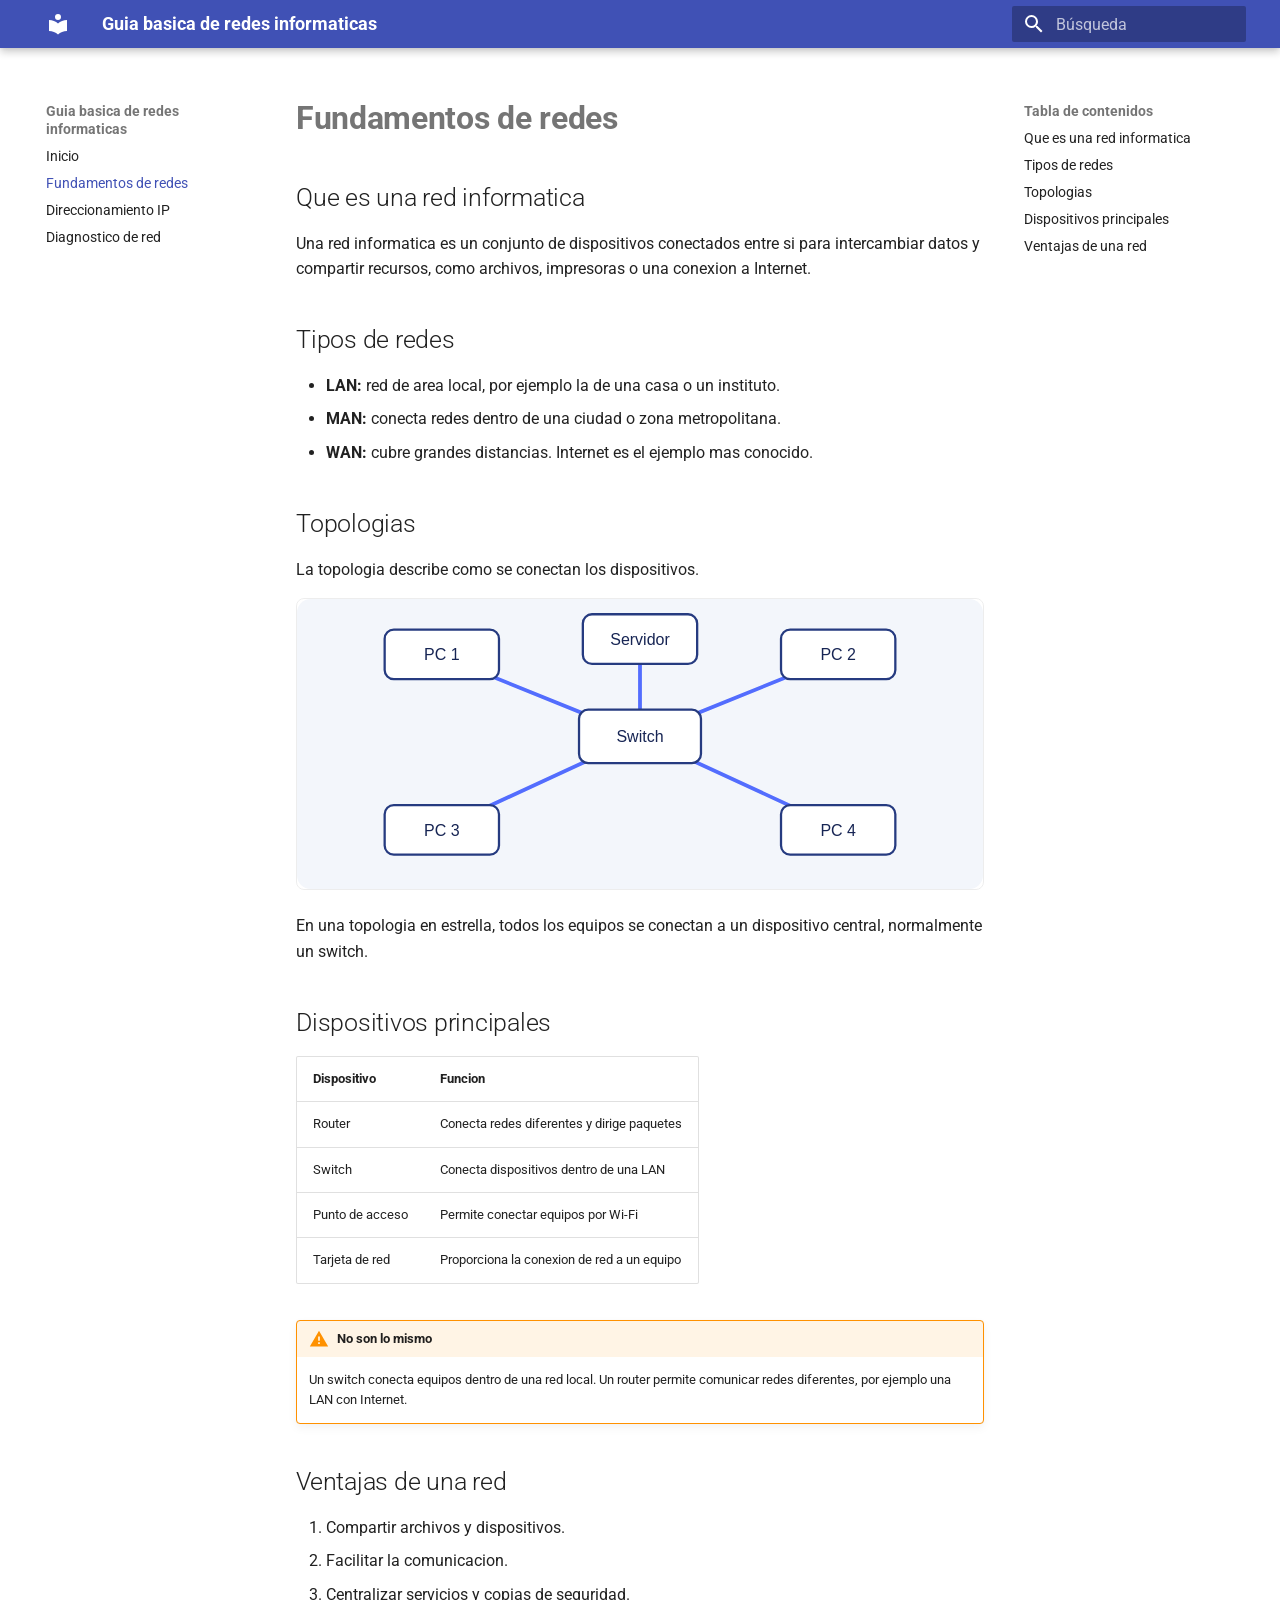
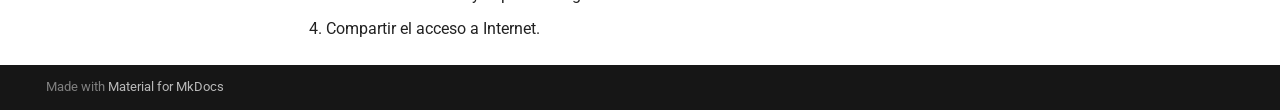
<file: fundamentos/index.html>
<!doctype html>
<html lang="es" class="no-js">
  <head>
    
      <meta charset="utf-8">
      <meta name="viewport" content="width=device-width,initial-scale=1">
      
        <meta name="description" content="Documentacio introductoria sobre xarxes, adreces IP i diagnost">
      
      
      
        <link rel="canonical" href="https://USUARIO.github.io/PI_P3_MkDocs_Redes/fundamentos/">
      
      
        <link rel="prev" href="..">
      
      
        <link rel="next" href="../direccionamiento/">
      
      
        
      
      
      <link rel="icon" href="../assets/images/favicon.png">
      <meta name="generator" content="mkdocs-1.6.1, mkdocs-material-9.7.7">
    
    
      
        <title>Fundamentos de redes - Guia basica de redes informaticas</title>
      
    
    
      <link rel="stylesheet" href="../assets/stylesheets/main.ec1eaa64.min.css">
      
        
        <link rel="stylesheet" href="../assets/stylesheets/palette.ab4e12ef.min.css">
      
      


    
    
      
    
    
      
        
        
        <link rel="preconnect" href="https://fonts.gstatic.com" crossorigin>
        <link rel="stylesheet" href="https://fonts.googleapis.com/css?family=Roboto:300,300i,400,400i,700,700i%7CRoboto+Mono:400,400i,700,700i&display=fallback">
        <style>:root{--md-text-font:"Roboto";--md-code-font:"Roboto Mono"}</style>
      
    
    
      <link rel="stylesheet" href="../css/extra.css">
    
    <script>__md_scope=new URL("..",location),__md_hash=e=>[...e].reduce(((e,_)=>(e<<5)-e+_.charCodeAt(0)),0),__md_get=(e,_=localStorage,t=__md_scope)=>JSON.parse(_.getItem(t.pathname+"."+e)),__md_set=(e,_,t=localStorage,a=__md_scope)=>{try{t.setItem(a.pathname+"."+e,JSON.stringify(_))}catch(e){}}</script>
    
      

    
    
  </head>
  
  
    
    
      
    
    
    
    
    <body dir="ltr" data-md-color-scheme="default" data-md-color-primary="indigo" data-md-color-accent="cyan">
  
    
    <input class="md-toggle" data-md-toggle="drawer" type="checkbox" id="__drawer" autocomplete="off">
    <input class="md-toggle" data-md-toggle="search" type="checkbox" id="__search" autocomplete="off">
    <label class="md-overlay" for="__drawer"></label>
    <div data-md-component="skip">
      
        
        <a href="#fundamentos-de-redes" class="md-skip">
          Saltar a contenido
        </a>
      
    </div>
    <div data-md-component="announce">
      
    </div>
    
    
      

  

<header class="md-header md-header--shadow" data-md-component="header">
  <nav class="md-header__inner md-grid" aria-label="Cabecera">
    <a href=".." title="Guia basica de redes informaticas" class="md-header__button md-logo" aria-label="Guia basica de redes informaticas" data-md-component="logo">
      
  
  <svg xmlns="http://www.w3.org/2000/svg" viewBox="0 0 24 24"><path d="M12 8a3 3 0 0 0 3-3 3 3 0 0 0-3-3 3 3 0 0 0-3 3 3 3 0 0 0 3 3m0 3.54C9.64 9.35 6.5 8 3 8v11c3.5 0 6.64 1.35 9 3.54 2.36-2.19 5.5-3.54 9-3.54V8c-3.5 0-6.64 1.35-9 3.54"/></svg>

    </a>
    <label class="md-header__button md-icon" for="__drawer">
      
      <svg xmlns="http://www.w3.org/2000/svg" viewBox="0 0 24 24"><path d="M3 6h18v2H3zm0 5h18v2H3zm0 5h18v2H3z"/></svg>
    </label>
    <div class="md-header__title" data-md-component="header-title">
      <div class="md-header__ellipsis">
        <div class="md-header__topic">
          <span class="md-ellipsis">
            Guia basica de redes informaticas
          </span>
        </div>
        <div class="md-header__topic" data-md-component="header-topic">
          <span class="md-ellipsis">
            
              Fundamentos de redes
            
          </span>
        </div>
      </div>
    </div>
    
      
        <form class="md-header__option" data-md-component="palette">
  
    
    
    
    <input class="md-option" data-md-color-media="" data-md-color-scheme="default" data-md-color-primary="indigo" data-md-color-accent="cyan"  aria-hidden="true"  type="radio" name="__palette" id="__palette_0">
    
  
</form>
      
    
    
      <script>var palette=__md_get("__palette");if(palette&&palette.color){if("(prefers-color-scheme)"===palette.color.media){var media=matchMedia("(prefers-color-scheme: light)"),input=document.querySelector(media.matches?"[data-md-color-media='(prefers-color-scheme: light)']":"[data-md-color-media='(prefers-color-scheme: dark)']");palette.color.media=input.getAttribute("data-md-color-media"),palette.color.scheme=input.getAttribute("data-md-color-scheme"),palette.color.primary=input.getAttribute("data-md-color-primary"),palette.color.accent=input.getAttribute("data-md-color-accent")}for(var[key,value]of Object.entries(palette.color))document.body.setAttribute("data-md-color-"+key,value)}</script>
    
    
    
      
      
        <label class="md-header__button md-icon" for="__search">
          
          <svg xmlns="http://www.w3.org/2000/svg" viewBox="0 0 24 24"><path d="M9.5 3A6.5 6.5 0 0 1 16 9.5c0 1.61-.59 3.09-1.56 4.23l.27.27h.79l5 5-1.5 1.5-5-5v-.79l-.27-.27A6.52 6.52 0 0 1 9.5 16 6.5 6.5 0 0 1 3 9.5 6.5 6.5 0 0 1 9.5 3m0 2C7 5 5 7 5 9.5S7 14 9.5 14 14 12 14 9.5 12 5 9.5 5"/></svg>
        </label>
        <div class="md-search" data-md-component="search" role="dialog">
  <label class="md-search__overlay" for="__search"></label>
  <div class="md-search__inner" role="search">
    <form class="md-search__form" name="search">
      <input type="text" class="md-search__input" name="query" aria-label="Búsqueda" placeholder="Búsqueda" autocapitalize="off" autocorrect="off" autocomplete="off" spellcheck="false" data-md-component="search-query" required>
      <label class="md-search__icon md-icon" for="__search">
        
        <svg xmlns="http://www.w3.org/2000/svg" viewBox="0 0 24 24"><path d="M9.5 3A6.5 6.5 0 0 1 16 9.5c0 1.61-.59 3.09-1.56 4.23l.27.27h.79l5 5-1.5 1.5-5-5v-.79l-.27-.27A6.52 6.52 0 0 1 9.5 16 6.5 6.5 0 0 1 3 9.5 6.5 6.5 0 0 1 9.5 3m0 2C7 5 5 7 5 9.5S7 14 9.5 14 14 12 14 9.5 12 5 9.5 5"/></svg>
        
        <svg xmlns="http://www.w3.org/2000/svg" viewBox="0 0 24 24"><path d="M20 11v2H8l5.5 5.5-1.42 1.42L4.16 12l7.92-7.92L13.5 5.5 8 11z"/></svg>
      </label>
      <nav class="md-search__options" aria-label="Buscar">
        
        <button type="reset" class="md-search__icon md-icon" title="Limpiar" aria-label="Limpiar" tabindex="-1">
          
          <svg xmlns="http://www.w3.org/2000/svg" viewBox="0 0 24 24"><path d="M19 6.41 17.59 5 12 10.59 6.41 5 5 6.41 10.59 12 5 17.59 6.41 19 12 13.41 17.59 19 19 17.59 13.41 12z"/></svg>
        </button>
      </nav>
      
    </form>
    <div class="md-search__output">
      <div class="md-search__scrollwrap" tabindex="0" data-md-scrollfix>
        <div class="md-search-result" data-md-component="search-result">
          <div class="md-search-result__meta">
            Inicializando búsqueda
          </div>
          <ol class="md-search-result__list" role="presentation"></ol>
        </div>
      </div>
    </div>
  </div>
</div>
      
    
    
  </nav>
  
</header>
    
    <div class="md-container" data-md-component="container">
      
      
        
          
        
      
      <main class="md-main" data-md-component="main">
        <div class="md-main__inner md-grid">
          
            
              
              <div class="md-sidebar md-sidebar--primary" data-md-component="sidebar" data-md-type="navigation" >
                <div class="md-sidebar__scrollwrap">
                  <div class="md-sidebar__inner">
                    



<nav class="md-nav md-nav--primary" aria-label="Navegación" data-md-level="0">
  <label class="md-nav__title" for="__drawer">
    <a href=".." title="Guia basica de redes informaticas" class="md-nav__button md-logo" aria-label="Guia basica de redes informaticas" data-md-component="logo">
      
  
  <svg xmlns="http://www.w3.org/2000/svg" viewBox="0 0 24 24"><path d="M12 8a3 3 0 0 0 3-3 3 3 0 0 0-3-3 3 3 0 0 0-3 3 3 3 0 0 0 3 3m0 3.54C9.64 9.35 6.5 8 3 8v11c3.5 0 6.64 1.35 9 3.54 2.36-2.19 5.5-3.54 9-3.54V8c-3.5 0-6.64 1.35-9 3.54"/></svg>

    </a>
    Guia basica de redes informaticas
  </label>
  
  <ul class="md-nav__list" data-md-scrollfix>
    
      
      
  
  
  
  
    <li class="md-nav__item">
      <a href=".." class="md-nav__link">
        
  
  
  <span class="md-ellipsis">
    
  
    Inicio
  

    
  </span>
  
  

      </a>
    </li>
  

    
      
      
  
  
    
  
  
  
    <li class="md-nav__item md-nav__item--active">
      
      <input class="md-nav__toggle md-toggle" type="checkbox" id="__toc">
      
      
        
      
      
        <label class="md-nav__link md-nav__link--active" for="__toc">
          
  
  
  <span class="md-ellipsis">
    
  
    Fundamentos de redes
  

    
  </span>
  
  

          <span class="md-nav__icon md-icon"></span>
        </label>
      
      <a href="./" class="md-nav__link md-nav__link--active">
        
  
  
  <span class="md-ellipsis">
    
  
    Fundamentos de redes
  

    
  </span>
  
  

      </a>
      
        

<nav class="md-nav md-nav--secondary" aria-label="Tabla de contenidos">
  
  
  
    
  
  
    <label class="md-nav__title" for="__toc">
      <span class="md-nav__icon md-icon"></span>
      Tabla de contenidos
    </label>
    <ul class="md-nav__list" data-md-component="toc" data-md-scrollfix>
      
        <li class="md-nav__item">
  <a href="#que-es-una-red-informatica" class="md-nav__link">
    <span class="md-ellipsis">
      
        Que es una red informatica
      
    </span>
  </a>
  
</li>
      
        <li class="md-nav__item">
  <a href="#tipos-de-redes" class="md-nav__link">
    <span class="md-ellipsis">
      
        Tipos de redes
      
    </span>
  </a>
  
</li>
      
        <li class="md-nav__item">
  <a href="#topologias" class="md-nav__link">
    <span class="md-ellipsis">
      
        Topologias
      
    </span>
  </a>
  
</li>
      
        <li class="md-nav__item">
  <a href="#dispositivos-principales" class="md-nav__link">
    <span class="md-ellipsis">
      
        Dispositivos principales
      
    </span>
  </a>
  
</li>
      
        <li class="md-nav__item">
  <a href="#ventajas-de-una-red" class="md-nav__link">
    <span class="md-ellipsis">
      
        Ventajas de una red
      
    </span>
  </a>
  
</li>
      
    </ul>
  
</nav>
      
    </li>
  

    
      
      
  
  
  
  
    <li class="md-nav__item">
      <a href="../direccionamiento/" class="md-nav__link">
        
  
  
  <span class="md-ellipsis">
    
  
    Direccionamiento IP
  

    
  </span>
  
  

      </a>
    </li>
  

    
      
      
  
  
  
  
    <li class="md-nav__item">
      <a href="../diagnostico/" class="md-nav__link">
        
  
  
  <span class="md-ellipsis">
    
  
    Diagnostico de red
  

    
  </span>
  
  

      </a>
    </li>
  

    
  </ul>
</nav>
                  </div>
                </div>
              </div>
            
            
              
              <div class="md-sidebar md-sidebar--secondary" data-md-component="sidebar" data-md-type="toc" >
                <div class="md-sidebar__scrollwrap">
                  <div class="md-sidebar__inner">
                    

<nav class="md-nav md-nav--secondary" aria-label="Tabla de contenidos">
  
  
  
    
  
  
    <label class="md-nav__title" for="__toc">
      <span class="md-nav__icon md-icon"></span>
      Tabla de contenidos
    </label>
    <ul class="md-nav__list" data-md-component="toc" data-md-scrollfix>
      
        <li class="md-nav__item">
  <a href="#que-es-una-red-informatica" class="md-nav__link">
    <span class="md-ellipsis">
      
        Que es una red informatica
      
    </span>
  </a>
  
</li>
      
        <li class="md-nav__item">
  <a href="#tipos-de-redes" class="md-nav__link">
    <span class="md-ellipsis">
      
        Tipos de redes
      
    </span>
  </a>
  
</li>
      
        <li class="md-nav__item">
  <a href="#topologias" class="md-nav__link">
    <span class="md-ellipsis">
      
        Topologias
      
    </span>
  </a>
  
</li>
      
        <li class="md-nav__item">
  <a href="#dispositivos-principales" class="md-nav__link">
    <span class="md-ellipsis">
      
        Dispositivos principales
      
    </span>
  </a>
  
</li>
      
        <li class="md-nav__item">
  <a href="#ventajas-de-una-red" class="md-nav__link">
    <span class="md-ellipsis">
      
        Ventajas de una red
      
    </span>
  </a>
  
</li>
      
    </ul>
  
</nav>
                  </div>
                </div>
              </div>
            
          
          
            <div class="md-content" data-md-component="content">
              
              <article class="md-content__inner md-typeset">
                
                  



<h1 id="fundamentos-de-redes">Fundamentos de redes</h1>
<h2 id="que-es-una-red-informatica">Que es una red informatica</h2>
<p>Una red informatica es un conjunto de dispositivos conectados entre si para intercambiar datos y compartir recursos, como archivos, impresoras o una conexion a Internet.</p>
<h2 id="tipos-de-redes">Tipos de redes</h2>
<ul>
<li><strong>LAN:</strong> red de area local, por ejemplo la de una casa o un instituto.</li>
<li><strong>MAN:</strong> conecta redes dentro de una ciudad o zona metropolitana.</li>
<li><strong>WAN:</strong> cubre grandes distancias. Internet es el ejemplo mas conocido.</li>
</ul>
<h2 id="topologias">Topologias</h2>
<p>La topologia describe como se conectan los dispositivos.</p>
<p><img alt="Topologia en estrella" src="../img/topologia-estrella.svg" /></p>
<p>En una topologia en estrella, todos los equipos se conectan a un dispositivo central, normalmente un switch.</p>
<h2 id="dispositivos-principales">Dispositivos principales</h2>
<table>
<thead>
<tr>
<th>Dispositivo</th>
<th>Funcion</th>
</tr>
</thead>
<tbody>
<tr>
<td>Router</td>
<td>Conecta redes diferentes y dirige paquetes</td>
</tr>
<tr>
<td>Switch</td>
<td>Conecta dispositivos dentro de una LAN</td>
</tr>
<tr>
<td>Punto de acceso</td>
<td>Permite conectar equipos por Wi-Fi</td>
</tr>
<tr>
<td>Tarjeta de red</td>
<td>Proporciona la conexion de red a un equipo</td>
</tr>
</tbody>
</table>
<div class="admonition warning">
<p class="admonition-title">No son lo mismo</p>
<p>Un switch conecta equipos dentro de una red local. Un router permite comunicar redes diferentes, por ejemplo una LAN con Internet.</p>
</div>
<h2 id="ventajas-de-una-red">Ventajas de una red</h2>
<ol>
<li>Compartir archivos y dispositivos.</li>
<li>Facilitar la comunicacion.</li>
<li>Centralizar servicios y copias de seguridad.</li>
<li>Compartir el acceso a Internet.</li>
</ol>












                
              </article>
            </div>
          
          
<script>var target=document.getElementById(location.hash.slice(1));target&&target.name&&(target.checked=target.name.startsWith("__tabbed_"))</script>
        </div>
        
          <button type="button" class="md-top md-icon" data-md-component="top" hidden>
  
  <svg xmlns="http://www.w3.org/2000/svg" viewBox="0 0 24 24"><path d="M13 20h-2V8l-5.5 5.5-1.42-1.42L12 4.16l7.92 7.92-1.42 1.42L13 8z"/></svg>
  Volver al principio
</button>
        
      </main>
      
        <footer class="md-footer">
  
  <div class="md-footer-meta md-typeset">
    <div class="md-footer-meta__inner md-grid">
      <div class="md-copyright">
  
  
    Made with
    <a href="https://squidfunk.github.io/mkdocs-material/" target="_blank" rel="noopener">
      Material for MkDocs
    </a>
  
</div>
      
    </div>
  </div>
</footer>
      
    </div>
    <div class="md-dialog" data-md-component="dialog">
      <div class="md-dialog__inner md-typeset"></div>
    </div>
    
    
    
      
      
      <script id="__config" type="application/json">{"annotate": null, "base": "..", "features": ["navigation.sections", "navigation.top", "content.code.copy"], "search": "../assets/javascripts/workers/search.2c215733.min.js", "tags": null, "translations": {"clipboard.copied": "Copiado al portapapeles", "clipboard.copy": "Copiar al portapapeles", "search.result.more.one": "1 m\u00e1s en esta p\u00e1gina", "search.result.more.other": "# m\u00e1s en esta p\u00e1gina", "search.result.none": "No se encontraron documentos", "search.result.one": "1 documento encontrado", "search.result.other": "# documentos encontrados", "search.result.placeholder": "Teclee para comenzar b\u00fasqueda", "search.result.term.missing": "Falta", "select.version": "Seleccionar versi\u00f3n"}, "version": null}</script>
    
    
      <script src="../assets/javascripts/bundle.d7400e89.min.js"></script>
      
    
  </body>
</html>
</file>
<file: css/extra.css>
/* Pequenos ajustes visuales para la documentacion */
.md-typeset h1 {
  font-weight: 700;
}
.md-typeset img {
  border-radius: 8px;
  border: 1px solid var(--md-default-fg-color--lightest);
}
</file>
<file: assets/stylesheets/main.ec1eaa64.min.css>
@charset "UTF-8";html{-webkit-text-size-adjust:none;-moz-text-size-adjust:none;text-size-adjust:none;box-sizing:border-box}*,:after,:before{box-sizing:inherit}@media (prefers-reduced-motion){*,:after,:before{transition:none!important}}body{margin:0}a,button,input,label{-webkit-tap-highlight-color:transparent}a{color:inherit;text-decoration:none}hr{border:0;box-sizing:initial;display:block;height:.05rem;overflow:visible;padding:0}small{font-size:80%}sub,sup{line-height:1em}img{border-style:none}table{border-collapse:initial;border-spacing:0}td,th{font-weight:400;vertical-align:top}button{background:#0000;border:0;font-family:inherit;font-size:inherit;margin:0;padding:0}input{border:0;outline:none}:root{--md-primary-fg-color:#4051b5;--md-primary-fg-color--light:#5d6cc0;--md-primary-fg-color--dark:#303fa1;--md-primary-bg-color:#fff;--md-primary-bg-color--light:#ffffffb3;--md-accent-fg-color:#526cfe;--md-accent-fg-color--transparent:#526cfe1a;--md-accent-bg-color:#fff;--md-accent-bg-color--light:#ffffffb3}[data-md-color-scheme=default]{color-scheme:light}[data-md-color-scheme=default] img[src$="#gh-dark-mode-only"],[data-md-color-scheme=default] img[src$="#only-dark"]{display:none}:root,[data-md-color-scheme=default]{--md-hue:225deg;--md-default-fg-color:#000000de;--md-default-fg-color--light:#0000008a;--md-default-fg-color--lighter:#00000052;--md-default-fg-color--lightest:#00000012;--md-default-bg-color:#fff;--md-default-bg-color--light:#ffffffb3;--md-default-bg-color--lighter:#ffffff4d;--md-default-bg-color--lightest:#ffffff1f;--md-code-fg-color:#36464e;--md-code-bg-color:#f5f5f5;--md-code-bg-color--light:#f5f5f5b3;--md-code-bg-color--lighter:#f5f5f54d;--md-code-hl-color:#4287ff;--md-code-hl-color--light:#4287ff1a;--md-code-hl-number-color:#d52a2a;--md-code-hl-special-color:#db1457;--md-code-hl-function-color:#a846b9;--md-code-hl-constant-color:#6e59d9;--md-code-hl-keyword-color:#3f6ec6;--md-code-hl-string-color:#1c7d4d;--md-code-hl-name-color:var(--md-code-fg-color);--md-code-hl-operator-color:var(--md-default-fg-color--light);--md-code-hl-punctuation-color:var(--md-default-fg-color--light);--md-code-hl-comment-color:var(--md-default-fg-color--light);--md-code-hl-generic-color:var(--md-default-fg-color--light);--md-code-hl-variable-color:var(--md-default-fg-color--light);--md-typeset-color:var(--md-default-fg-color);--md-typeset-a-color:var(--md-primary-fg-color);--md-typeset-del-color:#f5503d26;--md-typeset-ins-color:#0bd57026;--md-typeset-kbd-color:#fafafa;--md-typeset-kbd-accent-color:#fff;--md-typeset-kbd-border-color:#b8b8b8;--md-typeset-mark-color:#ffff0080;--md-typeset-table-color:#0000001f;--md-typeset-table-color--light:rgba(0,0,0,.035);--md-admonition-fg-color:var(--md-default-fg-color);--md-admonition-bg-color:var(--md-default-bg-color);--md-warning-fg-color:#000000de;--md-warning-bg-color:#ff9;--md-footer-fg-color:#fff;--md-footer-fg-color--light:#ffffffb3;--md-footer-fg-color--lighter:#ffffff73;--md-footer-bg-color:#000000de;--md-footer-bg-color--dark:#00000052;--md-shadow-z1:0 0.2rem 0.5rem #0000000d,0 0 0.05rem #0000001a;--md-shadow-z2:0 0.2rem 0.5rem #0000001a,0 0 0.05rem #00000040;--md-shadow-z3:0 0.2rem 0.5rem #0003,0 0 0.05rem #00000059}.md-icon svg{fill:currentcolor;display:block;height:1.2rem;width:1.2rem}body{-webkit-font-smoothing:antialiased;-moz-osx-font-smoothing:grayscale;--md-text-font-family:var(--md-text-font,_),-apple-system,BlinkMacSystemFont,Helvetica,Arial,sans-serif;--md-code-font-family:var(--md-code-font,_),SFMono-Regular,Consolas,Menlo,monospace}aside,body,input{font-feature-settings:"kern","liga";color:var(--md-typeset-color);font-family:var(--md-text-font-family)}code,kbd,pre{font-feature-settings:"kern";font-family:var(--md-code-font-family)}:root{--md-typeset-table-sort-icon:url('data:image/svg+xml;charset=utf-8,<svg xmlns="http://www.w3.org/2000/svg" viewBox="0 0 24 24"><path d="m18 21-4-4h3V7h-3l4-4 4 4h-3v10h3M2 19v-2h10v2M2 13v-2h7v2M2 7V5h4v2z"/></svg>');--md-typeset-table-sort-icon--asc:url('data:image/svg+xml;charset=utf-8,<svg xmlns="http://www.w3.org/2000/svg" viewBox="0 0 24 24"><path d="M19 17h3l-4 4-4-4h3V3h2M2 17h10v2H2M6 5v2H2V5m0 6h7v2H2z"/></svg>');--md-typeset-table-sort-icon--desc:url('data:image/svg+xml;charset=utf-8,<svg xmlns="http://www.w3.org/2000/svg" viewBox="0 0 24 24"><path d="M19 7h3l-4-4-4 4h3v14h2M2 17h10v2H2M6 5v2H2V5m0 6h7v2H2z"/></svg>')}.md-typeset{-webkit-print-color-adjust:exact;color-adjust:exact;font-size:.8rem;line-height:1.6;overflow-wrap:break-word}@media print{.md-typeset{font-size:.68rem}}.md-typeset blockquote,.md-typeset dl,.md-typeset figure,.md-typeset ol,.md-typeset pre,.md-typeset ul{margin-bottom:1em;margin-top:1em}.md-typeset h1{color:var(--md-default-fg-color--light);font-size:2em;line-height:1.3;margin:0 0 1.25em}.md-typeset h1,.md-typeset h2{font-weight:300;letter-spacing:-.01em}.md-typeset h2{font-size:1.5625em;line-height:1.4;margin:1.6em 0 .64em}.md-typeset h3{font-size:1.25em;font-weight:400;letter-spacing:-.01em;line-height:1.5;margin:1.6em 0 .8em}.md-typeset h2+h3{margin-top:.8em}.md-typeset h4{font-weight:700;letter-spacing:-.01em;margin:1em 0}.md-typeset h5,.md-typeset h6{color:var(--md-default-fg-color--light);font-size:.8em;font-weight:700;letter-spacing:-.01em;margin:1.25em 0}.md-typeset h5{text-transform:uppercase}.md-typeset h5 code{text-transform:none}.md-typeset hr{border-bottom:.05rem solid var(--md-default-fg-color--lightest);display:flow-root;margin:1.5em 0}.md-typeset a{color:var(--md-typeset-a-color);word-break:break-word}.md-typeset a,.md-typeset a:before{transition:color 125ms}.md-typeset a:focus,.md-typeset a:hover{color:var(--md-accent-fg-color)}.md-typeset a:focus code,.md-typeset a:hover code{background-color:var(--md-accent-fg-color--transparent);color:var(--md-accent-fg-color)}.md-typeset a code{color:var(--md-typeset-a-color)}.md-typeset a.focus-visible{outline-color:var(--md-accent-fg-color);outline-offset:.2rem}.md-typeset code,.md-typeset kbd,.md-typeset pre{color:var(--md-code-fg-color);direction:ltr;font-variant-ligatures:none;transition:background-color 125ms}@media print{.md-typeset code,.md-typeset kbd,.md-typeset pre{white-space:pre-wrap}}.md-typeset code{background-color:var(--md-code-bg-color);border-radius:.1rem;-webkit-box-decoration-break:clone;box-decoration-break:clone;font-size:.85em;padding:0 .2941176471em;transition:color 125ms,background-color 125ms;word-break:break-word}.md-typeset code:not(.focus-visible){-webkit-tap-highlight-color:transparent;outline:none}.md-typeset pre{display:flow-root;line-height:1.4;position:relative}.md-typeset pre>code{-webkit-box-decoration-break:slice;box-decoration-break:slice;box-shadow:none;display:block;margin:0;outline-color:var(--md-accent-fg-color);overflow:auto;padding:.7720588235em 1.1764705882em;scrollbar-color:var(--md-default-fg-color--lighter) #0000;scrollbar-width:thin;touch-action:auto;word-break:normal}.md-typeset pre>code:hover{scrollbar-color:var(--md-accent-fg-color) #0000}.md-typeset pre>code::-webkit-scrollbar{height:.2rem;width:.2rem}.md-typeset pre>code::-webkit-scrollbar-thumb{background-color:var(--md-default-fg-color--lighter)}.md-typeset pre>code::-webkit-scrollbar-thumb:hover{background-color:var(--md-accent-fg-color)}.md-typeset kbd{background-color:var(--md-typeset-kbd-color);border-radius:.1rem;box-shadow:0 .1rem 0 .05rem var(--md-typeset-kbd-border-color),0 .1rem 0 var(--md-typeset-kbd-border-color),0 -.1rem .2rem var(--md-typeset-kbd-accent-color) inset;color:var(--md-default-fg-color);display:inline-block;font-size:.75em;padding:0 .6666666667em;vertical-align:text-top;word-break:break-word}.md-typeset mark{background-color:var(--md-typeset-mark-color);-webkit-box-decoration-break:clone;box-decoration-break:clone;color:inherit;word-break:break-word}.md-typeset abbr{cursor:help;text-decoration:none}.md-typeset [data-preview],.md-typeset abbr{border-bottom:.05rem dotted var(--md-default-fg-color--light)}.md-typeset small{opacity:.75}[dir=ltr] .md-typeset sub,[dir=ltr] .md-typeset sup{margin-left:.078125em}[dir=rtl] .md-typeset sub,[dir=rtl] .md-typeset sup{margin-right:.078125em}[dir=ltr] .md-typeset blockquote{padding-left:.6rem}[dir=rtl] .md-typeset blockquote{padding-right:.6rem}[dir=ltr] .md-typeset blockquote{border-left:.2rem solid var(--md-default-fg-color--lighter)}[dir=rtl] .md-typeset blockquote{border-right:.2rem solid var(--md-default-fg-color--lighter)}.md-typeset blockquote{color:var(--md-default-fg-color--light);margin-left:0;margin-right:0}.md-typeset ul{list-style-type:disc}.md-typeset ul[type]{list-style-type:revert-layer}[dir=ltr] .md-typeset ol,[dir=ltr] .md-typeset ul{margin-left:.625em}[dir=rtl] .md-typeset ol,[dir=rtl] .md-typeset ul{margin-right:.625em}.md-typeset ol,.md-typeset ul{padding:0}.md-typeset ol:not([hidden]),.md-typeset ul:not([hidden]){display:flow-root}.md-typeset ol ol,.md-typeset ul ol{list-style-type:lower-alpha}.md-typeset ol ol ol,.md-typeset ul ol ol{list-style-type:lower-roman}.md-typeset ol ol ol ol,.md-typeset ul ol ol ol{list-style-type:upper-alpha}.md-typeset ol ol ol ol ol,.md-typeset ul ol ol ol ol{list-style-type:upper-roman}.md-typeset ol[type],.md-typeset ul[type]{list-style-type:revert-layer}[dir=ltr] .md-typeset ol li,[dir=ltr] .md-typeset ul li{margin-left:1.25em}[dir=rtl] .md-typeset ol li,[dir=rtl] .md-typeset ul li{margin-right:1.25em}.md-typeset ol li,.md-typeset ul li{margin-bottom:.5em}.md-typeset ol li blockquote,.md-typeset ol li p,.md-typeset ul li blockquote,.md-typeset ul li p{margin:.5em 0}.md-typeset ol li:last-child,.md-typeset ul li:last-child{margin-bottom:0}[dir=ltr] .md-typeset ol li ol,[dir=ltr] .md-typeset ol li ul,[dir=ltr] .md-typeset ul li ol,[dir=ltr] .md-typeset ul li ul{margin-left:.625em}[dir=rtl] .md-typeset ol li ol,[dir=rtl] .md-typeset ol li ul,[dir=rtl] .md-typeset ul li ol,[dir=rtl] .md-typeset ul li ul{margin-right:.625em}.md-typeset ol li ol,.md-typeset ol li ul,.md-typeset ul li ol,.md-typeset ul li ul{margin-bottom:.5em;margin-top:.5em}[dir=ltr] .md-typeset dd{margin-left:1.875em}[dir=rtl] .md-typeset dd{margin-right:1.875em}.md-typeset dd{margin-bottom:1.5em;margin-top:1em}.md-typeset img,.md-typeset svg,.md-typeset video{height:auto;max-width:100%}.md-typeset img[align=left]{margin:1em 1em 1em 0}.md-typeset img[align=right]{margin:1em 0 1em 1em}.md-typeset img[align]:only-child{margin-top:0}.md-typeset figure{display:flow-root;margin:1em auto;max-width:100%;text-align:center;width:fit-content}.md-typeset figure img{display:block;margin:0 auto}.md-typeset figcaption{font-style:italic;margin:1em auto;max-width:24rem}.md-typeset iframe{max-width:100%}.md-typeset table:not([class]){background-color:var(--md-default-bg-color);border:.05rem solid var(--md-typeset-table-color);border-radius:.1rem;display:inline-block;font-size:.64rem;max-width:100%;overflow:auto;touch-action:auto}@media print{.md-typeset table:not([class]){display:table}}.md-typeset table:not([class])+*{margin-top:1.5em}.md-typeset table:not([class]) td>:first-child,.md-typeset table:not([class]) th>:first-child{margin-top:0}.md-typeset table:not([class]) td>:last-child,.md-typeset table:not([class]) th>:last-child{margin-bottom:0}.md-typeset table:not([class]) td:not([align]),.md-typeset table:not([class]) th:not([align]){text-align:left}[dir=rtl] .md-typeset table:not([class]) td:not([align]),[dir=rtl] .md-typeset table:not([class]) th:not([align]){text-align:right}.md-typeset table:not([class]) th{font-weight:700;min-width:5rem;padding:.9375em 1.25em;vertical-align:top}.md-typeset table:not([class]) td{border-top:.05rem solid var(--md-typeset-table-color);padding:.9375em 1.25em;vertical-align:top}.md-typeset table:not([class]) tbody tr{transition:background-color 125ms}.md-typeset table:not([class]) tbody tr:hover{background-color:var(--md-typeset-table-color--light);box-shadow:0 .05rem 0 var(--md-default-bg-color) inset}.md-typeset table:not([class]) a{word-break:normal}.md-typeset table th[role=columnheader]{cursor:pointer}[dir=ltr] .md-typeset table th[role=columnheader]:after{margin-left:.5em}[dir=rtl] .md-typeset table th[role=columnheader]:after{margin-right:.5em}.md-typeset table th[role=columnheader]:after{content:"";display:inline-block;height:1.2em;-webkit-mask-image:var(--md-typeset-table-sort-icon);mask-image:var(--md-typeset-table-sort-icon);-webkit-mask-repeat:no-repeat;mask-repeat:no-repeat;-webkit-mask-size:contain;mask-size:contain;transition:background-color 125ms;vertical-align:text-bottom;width:1.2em}.md-typeset table th[role=columnheader]:hover:after{background-color:var(--md-default-fg-color--lighter)}.md-typeset table th[role=columnheader][aria-sort=ascending]:after{background-color:var(--md-default-fg-color--light);-webkit-mask-image:var(--md-typeset-table-sort-icon--asc);mask-image:var(--md-typeset-table-sort-icon--asc)}.md-typeset table th[role=columnheader][aria-sort=descending]:after{background-color:var(--md-default-fg-color--light);-webkit-mask-image:var(--md-typeset-table-sort-icon--desc);mask-image:var(--md-typeset-table-sort-icon--desc)}.md-typeset__scrollwrap{margin:1em -.8rem;overflow-x:auto;touch-action:auto}.md-typeset__table{display:inline-block;margin-bottom:.5em;padding:0 .8rem}@media print{.md-typeset__table{display:block}}html .md-typeset__table table{display:table;margin:0;overflow:hidden;width:100%}@media screen and (max-width:44.984375em){.md-content__inner>pre{margin:1em -.8rem}.md-content__inner>pre code{border-radius:0}}.md-typeset .md-author{border-radius:100%;display:block;flex-shrink:0;height:1.6rem;overflow:hidden;position:relative;transition:color 125ms,transform 125ms;width:1.6rem}.md-typeset .md-author img{display:block}.md-typeset .md-author--more{background:var(--md-default-fg-color--lightest);color:var(--md-default-fg-color--lighter);font-size:.6rem;font-weight:700;line-height:1.6rem;text-align:center}.md-typeset .md-author--long{height:2.4rem;width:2.4rem}.md-typeset a.md-author{transform:scale(1)}.md-typeset a.md-author img{border-radius:100%;filter:grayscale(100%) opacity(75%);transition:filter 125ms}.md-typeset a.md-author:focus,.md-typeset a.md-author:hover{transform:scale(1.1);z-index:1}.md-typeset a.md-author:focus img,.md-typeset a.md-author:hover img{filter:grayscale(0)}.md-banner{background-color:var(--md-footer-bg-color);color:var(--md-footer-fg-color);overflow:auto}@media print{.md-banner{display:none}}.md-banner--warning{background-color:var(--md-warning-bg-color);color:var(--md-warning-fg-color)}.md-banner__inner{font-size:.7rem;margin:.6rem auto;padding:0 .8rem}[dir=ltr] .md-banner__button{float:right}[dir=rtl] .md-banner__button{float:left}.md-banner__button{color:inherit;cursor:pointer;transition:opacity .25s}.no-js .md-banner__button{display:none}.md-banner__button:hover{opacity:.7}html{font-size:125%;height:100%;overflow-x:hidden}@media screen and (min-width:100em){html{font-size:137.5%}}@media screen and (min-width:125em){html{font-size:150%}}body{background-color:var(--md-default-bg-color);display:flex;flex-direction:column;font-size:.5rem;min-height:100%;position:relative;width:100%}@media print{body{display:block}}@media screen and (max-width:59.984375em){body[data-md-scrolllock]{position:fixed}}.md-grid{margin-left:auto;margin-right:auto;max-width:61rem}.md-container{display:flex;flex-direction:column;flex-grow:1}@media print{.md-container{display:block}}.md-main{flex-grow:1}.md-main__inner{display:flex;height:100%;margin-top:1.5rem}.md-ellipsis{overflow:hidden;text-overflow:ellipsis}.md-toggle{display:none}.md-option{height:0;opacity:0;position:absolute;width:0}.md-option:checked+label:not([hidden]){display:block}.md-option.focus-visible+label{outline-color:var(--md-accent-fg-color);outline-style:auto}.md-skip{background-color:var(--md-default-fg-color);border-radius:.1rem;color:var(--md-default-bg-color);font-size:.64rem;margin:.5rem;opacity:0;outline-color:var(--md-accent-fg-color);padding:.3rem .5rem;position:fixed;transform:translateY(.4rem);z-index:-1}.md-skip:focus{opacity:1;transform:translateY(0);transition:transform .25s cubic-bezier(.4,0,.2,1),opacity 175ms 75ms;z-index:10}@page{margin:25mm}:root{--md-clipboard-icon:url('data:image/svg+xml;charset=utf-8,<svg xmlns="http://www.w3.org/2000/svg" viewBox="0 0 24 24"><path d="M19 21H8V7h11m0-2H8a2 2 0 0 0-2 2v14a2 2 0 0 0 2 2h11a2 2 0 0 0 2-2V7a2 2 0 0 0-2-2m-3-4H4a2 2 0 0 0-2 2v14h2V3h12z"/></svg>')}.md-clipboard{border-radius:.1rem;color:var(--md-default-fg-color--lightest);cursor:pointer;height:1.5em;outline-color:var(--md-accent-fg-color);outline-offset:.1rem;transition:color .25s;width:1.5em;z-index:1}@media print{.md-clipboard{display:none}}.md-clipboard:not(.focus-visible){-webkit-tap-highlight-color:transparent;outline:none}:hover>.md-clipboard{color:var(--md-default-fg-color--light)}.md-clipboard:focus,.md-clipboard:hover{color:var(--md-accent-fg-color)}.md-clipboard:after{background-color:currentcolor;content:"";display:block;height:1.125em;margin:0 auto;-webkit-mask-image:var(--md-clipboard-icon);mask-image:var(--md-clipboard-icon);-webkit-mask-position:center;mask-position:center;-webkit-mask-repeat:no-repeat;mask-repeat:no-repeat;-webkit-mask-size:contain;mask-size:contain;width:1.125em}.md-clipboard--inline{cursor:pointer}.md-clipboard--inline code{transition:color .25s,background-color .25s}.md-clipboard--inline:focus code,.md-clipboard--inline:hover code{background-color:var(--md-accent-fg-color--transparent);color:var(--md-accent-fg-color)}:root{--md-code-select-icon:url('data:image/svg+xml;charset=utf-8,<svg xmlns="http://www.w3.org/2000/svg" viewBox="0 0 24 24"><path d="M19 19h-4v2h4c1.1 0 2-.9 2-2v-4h-2m0-12h-4v2h4v4h2V5c0-1.1-.9-2-2-2M5 5h4V3H5c-1.1 0-2 .9-2 2v4h2m0 6H3v4c0 1.1.9 2 2 2h4v-2H5zm2-4h2v2H7zm4 0h2v2h-2zm4 0h2v2h-2zM7 7h2v2H7zm4 0h2v2h-2zm4 0h2v2h-2zm-8 8h2v2H7zm4 0h2v2h-2zm4 0h2v2h-2z"/></svg>');--md-code-copy-icon:url('data:image/svg+xml;charset=utf-8,<svg xmlns="http://www.w3.org/2000/svg" viewBox="0 0 24 24"><path d="M19 21H8V7h11m0-2H8a2 2 0 0 0-2 2v14a2 2 0 0 0 2 2h11a2 2 0 0 0 2-2V7a2 2 0 0 0-2-2m-3-4H4a2 2 0 0 0-2 2v14h2V3h12z"/></svg>')}.md-typeset .md-code__content{display:grid}.md-code__nav{background-color:var(--md-code-bg-color--lighter);border-radius:.1rem;display:flex;gap:.2rem;padding:.2rem;position:absolute;right:.25em;top:.25em;transition:background-color .25s;z-index:1}:hover>.md-code__nav{background-color:var(--md-code-bg-color--light)}.md-code__button{color:var(--md-default-fg-color--lightest);cursor:pointer;display:block;height:1.5em;outline-color:var(--md-accent-fg-color);outline-offset:.1rem;transition:color .25s;width:1.5em}:hover>*>.md-code__button{color:var(--md-default-fg-color--light)}.md-code__button.focus-visible,.md-code__button:hover{color:var(--md-accent-fg-color)}.md-code__button--active{color:var(--md-default-fg-color)!important}.md-code__button:after{background-color:currentcolor;content:"";display:block;height:1.125em;margin:0 auto;-webkit-mask-position:center;mask-position:center;-webkit-mask-repeat:no-repeat;mask-repeat:no-repeat;-webkit-mask-size:contain;mask-size:contain;width:1.125em}.md-code__button[data-md-type=select]:after{-webkit-mask-image:var(--md-code-select-icon);mask-image:var(--md-code-select-icon)}.md-code__button[data-md-type=copy]:after{-webkit-mask-image:var(--md-code-copy-icon);mask-image:var(--md-code-copy-icon)}@keyframes consent{0%{opacity:0;transform:translateY(100%)}to{opacity:1;transform:translateY(0)}}@keyframes overlay{0%{opacity:0}to{opacity:1}}.md-consent__overlay{animation:overlay .25s both;-webkit-backdrop-filter:blur(.1rem);backdrop-filter:blur(.1rem);background-color:#0000008a;height:100%;opacity:1;position:fixed;top:0;width:100%;z-index:5}.md-consent__inner{animation:consent .5s cubic-bezier(.1,.7,.1,1) both;background-color:var(--md-default-bg-color);border:0;border-radius:.1rem;bottom:0;box-shadow:0 0 .2rem #0000001a,0 .2rem .4rem #0003;max-height:100%;overflow:auto;padding:0;position:fixed;width:100%;z-index:5}.md-consent__form{padding:.8rem}.md-consent__settings{display:none;margin:1em 0}input:checked+.md-consent__settings{display:block}.md-consent__controls{margin-bottom:.8rem}.md-typeset .md-consent__controls .md-button{display:inline}@media screen and (max-width:44.984375em){.md-typeset .md-consent__controls .md-button{display:block;margin-top:.4rem;text-align:center;width:100%}}.md-consent label{cursor:pointer}.md-content{flex-grow:1;min-width:0}.md-content__inner{margin:0 .8rem 1.2rem;padding-top:.6rem}@media screen and (min-width:76.25em){[dir=ltr] .md-sidebar--primary:not([hidden])~.md-content>.md-content__inner{margin-left:1.2rem}[dir=ltr] .md-sidebar--secondary:not([hidden])~.md-content>.md-content__inner,[dir=rtl] .md-sidebar--primary:not([hidden])~.md-content>.md-content__inner{margin-right:1.2rem}[dir=rtl] .md-sidebar--secondary:not([hidden])~.md-content>.md-content__inner{margin-left:1.2rem}}.md-content__inner:before{content:"";display:block;height:.4rem}.md-content__inner>:last-child{margin-bottom:0}[dir=ltr] .md-content__button{float:right}[dir=rtl] .md-content__button{float:left}[dir=ltr] .md-content__button{margin-left:.4rem}[dir=rtl] .md-content__button{margin-right:.4rem}.md-content__button{margin:.4rem 0;padding:0}@media print{.md-content__button{display:none}}.md-typeset .md-content__button{color:var(--md-default-fg-color--lighter)}.md-content__button svg{display:inline;vertical-align:top}[dir=rtl] .md-content__button svg{transform:scaleX(-1)}[dir=ltr] .md-dialog{right:.8rem}[dir=rtl] .md-dialog{left:.8rem}.md-dialog{background-color:var(--md-default-fg-color);border-radius:.1rem;bottom:.8rem;box-shadow:var(--md-shadow-z3);min-width:11.1rem;opacity:0;padding:.4rem .6rem;pointer-events:none;position:fixed;transform:translateY(100%);transition:transform 0ms .4s,opacity .4s;z-index:4}@media print{.md-dialog{display:none}}.md-dialog--active{opacity:1;pointer-events:auto;transform:translateY(0);transition:transform .4s cubic-bezier(.075,.85,.175,1),opacity .4s}.md-dialog__inner{color:var(--md-default-bg-color);font-size:.7rem}.md-feedback{margin:2em 0 1em;text-align:center}.md-feedback fieldset{border:none;margin:0;padding:0}.md-feedback__title{font-weight:700;margin:1em auto}.md-feedback__inner{position:relative}.md-feedback__list{display:flex;flex-wrap:wrap;place-content:baseline center;position:relative}.md-feedback__list:hover .md-icon:not(:disabled){color:var(--md-default-fg-color--lighter)}:disabled .md-feedback__list{min-height:1.8rem}.md-feedback__icon{color:var(--md-default-fg-color--light);cursor:pointer;flex-shrink:0;margin:0 .1rem;transition:color 125ms}.md-feedback__icon:not(:disabled).md-icon:hover{color:var(--md-accent-fg-color)}.md-feedback__icon:disabled{color:var(--md-default-fg-color--lightest);pointer-events:none}.md-feedback__note{opacity:0;position:relative;transform:translateY(.4rem);transition:transform .4s cubic-bezier(.1,.7,.1,1),opacity .15s}.md-feedback__note>*{margin:0 auto;max-width:16rem}:disabled .md-feedback__note{opacity:1;transform:translateY(0)}@media print{.md-feedback{display:none}}.md-footer{background-color:var(--md-footer-bg-color);color:var(--md-footer-fg-color)}@media print{.md-footer{display:none}}.md-footer__inner{justify-content:space-between;overflow:auto;padding:.2rem}.md-footer__inner:not([hidden]){display:flex}.md-footer__link{align-items:end;display:flex;flex-grow:0.01;margin-bottom:.4rem;margin-top:1rem;max-width:100%;outline-color:var(--md-accent-fg-color);overflow:hidden;transition:opacity .25s}.md-footer__link:focus,.md-footer__link:hover{opacity:.7}[dir=rtl] .md-footer__link svg{transform:scaleX(-1)}@media screen and (max-width:44.984375em){.md-footer__link--prev{flex-shrink:0}.md-footer__link--prev .md-footer__title{display:none}}[dir=ltr] .md-footer__link--next{margin-left:auto}[dir=rtl] .md-footer__link--next{margin-right:auto}.md-footer__link--next{text-align:right}[dir=rtl] .md-footer__link--next{text-align:left}.md-footer__title{flex-grow:1;font-size:.9rem;margin-bottom:.7rem;max-width:calc(100% - 2.4rem);padding:0 1rem;white-space:nowrap}.md-footer__button{margin:.2rem;padding:.4rem}.md-footer__direction{font-size:.64rem;opacity:.7}.md-footer-meta{background-color:var(--md-footer-bg-color--dark)}.md-footer-meta__inner{display:flex;flex-wrap:wrap;justify-content:space-between;padding:.2rem}html .md-footer-meta.md-typeset a{color:var(--md-footer-fg-color--light)}html .md-footer-meta.md-typeset a:focus,html .md-footer-meta.md-typeset a:hover{color:var(--md-footer-fg-color)}.md-copyright{color:var(--md-footer-fg-color--lighter);font-size:.64rem;margin:auto .6rem;padding:.4rem 0;width:100%}@media screen and (min-width:45em){.md-copyright{width:auto}}.md-copyright__highlight{color:var(--md-footer-fg-color--light)}.md-social{display:inline-flex;gap:.2rem;margin:0 .4rem;padding:.2rem 0 .6rem}@media screen and (min-width:45em){.md-social{padding:.6rem 0}}.md-social__link{display:inline-block;height:1.6rem;text-align:center;width:1.6rem}.md-social__link:before{line-height:1.9}.md-social__link svg{fill:currentcolor;max-height:.8rem;vertical-align:-25%}.md-typeset .md-button{border:.1rem solid;border-radius:.1rem;color:var(--md-primary-fg-color);cursor:pointer;display:inline-block;font-weight:700;padding:.625em 2em;transition:color 125ms,background-color 125ms,border-color 125ms}.md-typeset .md-button--primary{background-color:var(--md-primary-fg-color);border-color:var(--md-primary-fg-color);color:var(--md-primary-bg-color)}.md-typeset .md-button:focus,.md-typeset .md-button:hover{background-color:var(--md-accent-fg-color);border-color:var(--md-accent-fg-color);color:var(--md-accent-bg-color)}[dir=ltr] .md-typeset .md-input{border-top-left-radius:.1rem}[dir=ltr] .md-typeset .md-input,[dir=rtl] .md-typeset .md-input{border-top-right-radius:.1rem}[dir=rtl] .md-typeset .md-input{border-top-left-radius:.1rem}.md-typeset .md-input{border-bottom:.1rem solid var(--md-default-fg-color--lighter);box-shadow:var(--md-shadow-z1);font-size:.8rem;height:1.8rem;padding:0 .6rem;transition:border .25s,box-shadow .25s}.md-typeset .md-input:focus,.md-typeset .md-input:hover{border-bottom-color:var(--md-accent-fg-color);box-shadow:var(--md-shadow-z2)}.md-typeset .md-input--stretch{width:100%}.md-header{background-color:var(--md-primary-fg-color);box-shadow:0 0 .2rem #0000,0 .2rem .4rem #0000;color:var(--md-primary-bg-color);display:block;left:0;position:sticky;right:0;top:0;z-index:4}@media print{.md-header{display:none}}.md-header[hidden]{transform:translateY(-100%);transition:transform .25s cubic-bezier(.8,0,.6,1),box-shadow .25s}.md-header--shadow{box-shadow:0 0 .2rem #0000001a,0 .2rem .4rem #0003;transition:transform .25s cubic-bezier(.1,.7,.1,1),box-shadow .25s}.md-header__inner{align-items:center;display:flex;padding:0 .2rem}.md-header__button{color:currentcolor;cursor:pointer;margin:.2rem;outline-color:var(--md-accent-fg-color);padding:.4rem;position:relative;transition:opacity .25s;vertical-align:middle;z-index:1}.md-header__button:hover{opacity:.7}.md-header__button:not([hidden]){display:inline-block}.md-header__button:not(.focus-visible){-webkit-tap-highlight-color:transparent;outline:none}.md-header__button.md-logo{margin:.2rem;padding:.4rem}@media screen and (max-width:76.234375em){.md-header__button.md-logo{display:none}}.md-header__button.md-logo img,.md-header__button.md-logo svg{fill:currentcolor;display:block;height:1.2rem;width:auto}@media screen and (min-width:60em){.md-header__button[for=__search]{display:none}}.no-js .md-header__button[for=__search]{display:none}[dir=rtl] .md-header__button[for=__search] svg{transform:scaleX(-1)}@media screen and (min-width:76.25em){.md-header__button[for=__drawer]{display:none}}.md-header__topic{display:flex;max-width:100%;position:absolute;transition:transform .4s cubic-bezier(.1,.7,.1,1),opacity .15s;white-space:nowrap}.md-header__topic+.md-header__topic{opacity:0;pointer-events:none;transform:translateX(1.25rem);transition:transform .4s cubic-bezier(1,.7,.1,.1),opacity .15s;z-index:-1}[dir=rtl] .md-header__topic+.md-header__topic{transform:translateX(-1.25rem)}.md-header__topic:first-child{font-weight:700}[dir=ltr] .md-header__title{margin-left:1rem;margin-right:.4rem}[dir=rtl] .md-header__title{margin-left:.4rem;margin-right:1rem}.md-header__title{flex-grow:1;font-size:.9rem;height:2.4rem;line-height:2.4rem}.md-header__title--active .md-header__topic{opacity:0;pointer-events:none;transform:translateX(-1.25rem);transition:transform .4s cubic-bezier(1,.7,.1,.1),opacity .15s;z-index:-1}[dir=rtl] .md-header__title--active .md-header__topic{transform:translateX(1.25rem)}.md-header__title--active .md-header__topic+.md-header__topic{opacity:1;pointer-events:auto;transform:translateX(0);transition:transform .4s cubic-bezier(.1,.7,.1,1),opacity .15s;z-index:0}.md-header__title>.md-header__ellipsis{height:100%;position:relative;width:100%}.md-header__option{display:flex;flex-shrink:0;max-width:100%;transition:max-width 0ms .25s,opacity .25s .25s;white-space:nowrap}[data-md-toggle=search]:checked~.md-header .md-header__option{max-width:0;opacity:0;transition:max-width 0ms,opacity 0ms}.md-header__option>input{bottom:0}.md-header__source{display:none}@media screen and (min-width:60em){[dir=ltr] .md-header__source{margin-left:1rem}[dir=rtl] .md-header__source{margin-right:1rem}.md-header__source{display:block;max-width:11.7rem;width:11.7rem}}@media screen and (min-width:76.25em){[dir=ltr] .md-header__source{margin-left:1.4rem}[dir=rtl] .md-header__source{margin-right:1.4rem}}.md-meta{color:var(--md-default-fg-color--light);font-size:.7rem;line-height:1.3}.md-meta__list{display:inline-flex;flex-wrap:wrap;list-style:none;margin:0;padding:0}.md-meta__item:not(:last-child):after{content:"·";margin-left:.2rem;margin-right:.2rem}.md-meta__link{color:var(--md-typeset-a-color)}.md-meta__link:focus,.md-meta__link:hover{color:var(--md-accent-fg-color)}.md-draft{background-color:#ff1744;border-radius:.125em;color:#fff;display:inline-block;font-weight:700;padding-left:.5714285714em;padding-right:.5714285714em}:root{--md-nav-icon--prev:url('data:image/svg+xml;charset=utf-8,<svg xmlns="http://www.w3.org/2000/svg" viewBox="0 0 24 24"><path d="M20 11v2H8l5.5 5.5-1.42 1.42L4.16 12l7.92-7.92L13.5 5.5 8 11z"/></svg>');--md-nav-icon--next:url('data:image/svg+xml;charset=utf-8,<svg xmlns="http://www.w3.org/2000/svg" viewBox="0 0 24 24"><path d="M8.59 16.58 13.17 12 8.59 7.41 10 6l6 6-6 6z"/></svg>');--md-toc-icon:url('data:image/svg+xml;charset=utf-8,<svg xmlns="http://www.w3.org/2000/svg" viewBox="0 0 24 24"><path d="M3 9h14V7H3zm0 4h14v-2H3zm0 4h14v-2H3zm16 0h2v-2h-2zm0-10v2h2V7zm0 6h2v-2h-2z"/></svg>')}.md-nav{font-size:.7rem;line-height:1.3}.md-nav__title{color:var(--md-default-fg-color--light);display:block;font-weight:700;overflow:hidden;padding:0 .6rem;text-overflow:ellipsis}.md-nav__title .md-nav__button{display:none}.md-nav__title .md-nav__button img{height:100%;width:auto}.md-nav__title .md-nav__button.md-logo img,.md-nav__title .md-nav__button.md-logo svg{fill:currentcolor;display:block;height:2.4rem;max-width:100%;object-fit:contain;width:auto}.md-nav__list{list-style:none;margin:0;padding:0}.md-nav__link{align-items:flex-start;display:flex;gap:.4rem;margin-top:.625em;scroll-snap-align:start;transition:color 125ms}.md-nav__link--passed,.md-nav__link--passed code{color:var(--md-default-fg-color--light)}.md-nav__item .md-nav__link--active,.md-nav__item .md-nav__link--active code{color:var(--md-typeset-a-color)}.md-nav__link .md-ellipsis{position:relative}.md-nav__link .md-ellipsis code{word-break:normal}[dir=ltr] .md-nav__link .md-icon:last-child{margin-left:auto}[dir=rtl] .md-nav__link .md-icon:last-child{margin-right:auto}.md-nav__link .md-typeset{font-size:.7rem;line-height:1.3}.md-nav__link svg{fill:currentcolor;flex-shrink:0;height:1.3em;position:relative}.md-nav__link[for]:focus,.md-nav__link[for]:hover,.md-nav__link[href]:focus,.md-nav__link[href]:hover{color:var(--md-accent-fg-color);cursor:pointer}.md-nav__link[for]:focus code,.md-nav__link[for]:hover code,.md-nav__link[href]:focus code,.md-nav__link[href]:hover code{background-color:var(--md-accent-fg-color--transparent);color:var(--md-accent-fg-color)}.md-nav__link.focus-visible{outline-color:var(--md-accent-fg-color);outline-offset:.2rem}.md-nav--primary .md-nav__link[for=__toc]{display:none}.md-nav--primary .md-nav__link[for=__toc] .md-icon:after{background-color:currentcolor;display:block;height:100%;-webkit-mask-image:var(--md-toc-icon);mask-image:var(--md-toc-icon);width:100%}.md-nav--primary .md-nav__link[for=__toc]~.md-nav{display:none}.md-nav__container>.md-nav__link{margin-top:0}.md-nav__container>.md-nav__link:first-child{flex-grow:1;min-width:0}.md-nav__icon{flex-shrink:0}.md-nav__source{display:none}@media screen and (max-width:76.234375em){.md-nav--primary,.md-nav--primary .md-nav{background-color:var(--md-default-bg-color);display:flex;flex-direction:column;height:100%;left:0;position:absolute;right:0;top:0;z-index:1}.md-nav--primary .md-nav__item,.md-nav--primary .md-nav__title{font-size:.8rem;line-height:1.5}.md-nav--primary .md-nav__title{background-color:var(--md-default-fg-color--lightest);color:var(--md-default-fg-color--light);cursor:pointer;height:5.6rem;line-height:2.4rem;padding:3rem .8rem .2rem;position:relative;white-space:nowrap}[dir=ltr] .md-nav--primary .md-nav__title .md-nav__icon{left:.4rem}[dir=rtl] .md-nav--primary .md-nav__title .md-nav__icon{right:.4rem}.md-nav--primary .md-nav__title .md-nav__icon{display:block;height:1.2rem;margin:.2rem;position:absolute;top:.4rem;width:1.2rem}.md-nav--primary .md-nav__title .md-nav__icon:after{background-color:currentcolor;content:"";display:block;height:100%;-webkit-mask-image:var(--md-nav-icon--prev);mask-image:var(--md-nav-icon--prev);-webkit-mask-position:center;mask-position:center;-webkit-mask-repeat:no-repeat;mask-repeat:no-repeat;-webkit-mask-size:contain;mask-size:contain;width:100%}.md-nav--primary .md-nav__title~.md-nav__list{background-color:var(--md-default-bg-color);box-shadow:0 .05rem 0 var(--md-default-fg-color--lightest) inset;overflow-y:auto;scroll-snap-type:y mandatory;touch-action:pan-y}.md-nav--primary .md-nav__title~.md-nav__list>:first-child{border-top:0}.md-nav--primary .md-nav__title[for=__drawer]{background-color:var(--md-primary-fg-color);color:var(--md-primary-bg-color);font-weight:700}.md-nav--primary .md-nav__title .md-logo{display:block;left:.2rem;margin:.2rem;padding:.4rem;position:absolute;right:.2rem;top:.2rem}.md-nav--primary .md-nav__list{flex:1}.md-nav--primary .md-nav__item{border-top:.05rem solid var(--md-default-fg-color--lightest)}.md-nav--primary .md-nav__item--active>.md-nav__link{color:var(--md-typeset-a-color)}.md-nav--primary .md-nav__item--active>.md-nav__link:focus,.md-nav--primary .md-nav__item--active>.md-nav__link:hover{color:var(--md-accent-fg-color)}.md-nav--primary .md-nav__link{margin-top:0;padding:.6rem .8rem}.md-nav--primary .md-nav__link svg{margin-top:.1em}.md-nav--primary .md-nav__link>.md-nav__link{padding:0}[dir=ltr] .md-nav--primary .md-nav__link .md-nav__icon{margin-right:-.2rem}[dir=rtl] .md-nav--primary .md-nav__link .md-nav__icon{margin-left:-.2rem}.md-nav--primary .md-nav__link .md-nav__icon{font-size:1.2rem;height:1.2rem;width:1.2rem}.md-nav--primary .md-nav__link .md-nav__icon:after{background-color:currentcolor;content:"";display:block;height:100%;-webkit-mask-image:var(--md-nav-icon--next);mask-image:var(--md-nav-icon--next);-webkit-mask-position:center;mask-position:center;-webkit-mask-repeat:no-repeat;mask-repeat:no-repeat;-webkit-mask-size:contain;mask-size:contain;width:100%}[dir=rtl] .md-nav--primary .md-nav__icon:after{transform:scale(-1)}.md-nav--primary .md-nav--secondary .md-nav{background-color:initial;position:static}[dir=ltr] .md-nav--primary .md-nav--secondary .md-nav .md-nav__link{padding-left:1.4rem}[dir=rtl] .md-nav--primary .md-nav--secondary .md-nav .md-nav__link{padding-right:1.4rem}[dir=ltr] .md-nav--primary .md-nav--secondary .md-nav .md-nav .md-nav__link{padding-left:2rem}[dir=rtl] .md-nav--primary .md-nav--secondary .md-nav .md-nav .md-nav__link{padding-right:2rem}[dir=ltr] .md-nav--primary .md-nav--secondary .md-nav .md-nav .md-nav .md-nav__link{padding-left:2.6rem}[dir=rtl] .md-nav--primary .md-nav--secondary .md-nav .md-nav .md-nav .md-nav__link{padding-right:2.6rem}[dir=ltr] .md-nav--primary .md-nav--secondary .md-nav .md-nav .md-nav .md-nav .md-nav__link{padding-left:3.2rem}[dir=rtl] .md-nav--primary .md-nav--secondary .md-nav .md-nav .md-nav .md-nav .md-nav__link{padding-right:3.2rem}.md-nav--secondary{background-color:initial}.md-nav__toggle~.md-nav{display:flex;opacity:0;transform:translateX(100%);transition:transform .25s cubic-bezier(.8,0,.6,1),opacity 125ms 50ms}[dir=rtl] .md-nav__toggle~.md-nav{transform:translateX(-100%)}.md-nav__toggle:checked~.md-nav{opacity:1;transform:translateX(0);transition:transform .25s cubic-bezier(.4,0,.2,1),opacity 125ms 125ms}.md-nav__toggle:checked~.md-nav>.md-nav__list{backface-visibility:hidden}}@media screen and (max-width:59.984375em){.md-nav--primary .md-nav__link[for=__toc]{display:flex}.md-nav--primary .md-nav__link[for=__toc] .md-icon:after{content:""}.md-nav--primary .md-nav__link[for=__toc]+.md-nav__link{display:none}.md-nav--primary .md-nav__link[for=__toc]~.md-nav{display:flex}.md-nav__source{background-color:var(--md-primary-fg-color--dark);color:var(--md-primary-bg-color);display:block;padding:0 .2rem}}@media screen and (min-width:60em) and (max-width:76.234375em){.md-nav--integrated .md-nav__link[for=__toc]{display:flex}.md-nav--integrated .md-nav__link[for=__toc] .md-icon:after{content:""}.md-nav--integrated .md-nav__link[for=__toc]+.md-nav__link{display:none}.md-nav--integrated .md-nav__link[for=__toc]~.md-nav{display:flex}}@media screen and (min-width:60em){.md-nav{margin-bottom:-.4rem}.md-nav--secondary .md-nav__title{background:var(--md-default-bg-color);box-shadow:0 0 .4rem .4rem var(--md-default-bg-color);position:sticky;top:0;z-index:1}.md-nav--secondary .md-nav__title[for=__toc]{scroll-snap-align:start}.md-nav--secondary .md-nav__title .md-nav__icon{display:none}[dir=ltr] .md-nav--secondary .md-nav__list{padding-left:.6rem}[dir=rtl] .md-nav--secondary .md-nav__list{padding-right:.6rem}.md-nav--secondary .md-nav__list{padding-bottom:.4rem}[dir=ltr] .md-nav--secondary .md-nav__item>.md-nav__link{margin-right:.4rem}[dir=rtl] .md-nav--secondary .md-nav__item>.md-nav__link{margin-left:.4rem}}@media screen and (min-width:76.25em){.md-nav{margin-bottom:-.4rem;transition:max-height .25s cubic-bezier(.86,0,.07,1)}.md-nav--primary .md-nav__title{background:var(--md-default-bg-color);box-shadow:0 0 .4rem .4rem var(--md-default-bg-color);position:sticky;top:0;z-index:1}.md-nav--primary .md-nav__title[for=__drawer]{scroll-snap-align:start}.md-nav--primary .md-nav__title .md-nav__icon{display:none}[dir=ltr] .md-nav--primary .md-nav__list{padding-left:.6rem}[dir=rtl] .md-nav--primary .md-nav__list{padding-right:.6rem}.md-nav--primary .md-nav__list{padding-bottom:.4rem}[dir=ltr] .md-nav--primary .md-nav__item>.md-nav__link{margin-right:.4rem}[dir=rtl] .md-nav--primary .md-nav__item>.md-nav__link{margin-left:.4rem}.md-nav__toggle~.md-nav{display:grid;grid-template-rows:minmax(.4rem,0fr);opacity:0;transition:grid-template-rows .25s cubic-bezier(.86,0,.07,1),opacity .25s,visibility 0ms .25s;visibility:collapse}.md-nav__toggle~.md-nav>.md-nav__list{overflow:hidden}.md-nav__toggle.md-toggle--indeterminate~.md-nav,.md-nav__toggle:checked~.md-nav{grid-template-rows:minmax(.4rem,1fr);opacity:1;transition:grid-template-rows .25s cubic-bezier(.86,0,.07,1),opacity .15s .1s,visibility 0ms;visibility:visible}.md-nav__toggle.md-toggle--indeterminate~.md-nav{transition:none}.md-nav__item--nested>.md-nav>.md-nav__title{display:none}.md-nav__item--section{display:block;margin:1.25em 0}.md-nav__item--section:last-child{margin-bottom:0}.md-nav__item--section>.md-nav__link{font-weight:700}.md-nav__item--section>.md-nav__link[for]{color:var(--md-default-fg-color--light)}.md-nav__item--section>.md-nav__link:not(.md-nav__container){pointer-events:none}.md-nav__item--section>.md-nav__link .md-icon,.md-nav__item--section>.md-nav__link>[for]{display:none}[dir=ltr] .md-nav__item--section>.md-nav{margin-left:-.6rem}[dir=rtl] .md-nav__item--section>.md-nav{margin-right:-.6rem}.md-nav__item--section>.md-nav{display:block;opacity:1;visibility:visible}.md-nav__item--section>.md-nav>.md-nav__list>.md-nav__item{padding:0}.md-nav__icon{border-radius:100%;height:.9rem;transition:background-color .25s;width:.9rem}.md-nav__icon:hover{background-color:var(--md-accent-fg-color--transparent)}.md-nav__icon:after{background-color:currentcolor;border-radius:100%;content:"";display:inline-block;height:100%;-webkit-mask-image:var(--md-nav-icon--next);mask-image:var(--md-nav-icon--next);-webkit-mask-position:center;mask-position:center;-webkit-mask-repeat:no-repeat;mask-repeat:no-repeat;-webkit-mask-size:contain;mask-size:contain;transition:transform .25s;vertical-align:-.1rem;width:100%}[dir=rtl] .md-nav__icon:after{transform:rotate(180deg)}.md-nav__item--nested .md-nav__toggle:checked~.md-nav__link .md-nav__icon:after,.md-nav__item--nested .md-toggle--indeterminate~.md-nav__link .md-nav__icon:after{transform:rotate(90deg)}.md-nav--lifted>.md-nav__list>.md-nav__item,.md-nav--lifted>.md-nav__title{display:none}.md-nav--lifted>.md-nav__list>.md-nav__item--active{display:block}.md-nav--lifted>.md-nav__list>.md-nav__item--active>.md-nav__link{background:var(--md-default-bg-color);box-shadow:0 0 .4rem .4rem var(--md-default-bg-color);margin-top:0;position:sticky;top:0;z-index:1}.md-nav--lifted>.md-nav__list>.md-nav__item--active>.md-nav__link:not(.md-nav__container){pointer-events:none}.md-nav--lifted>.md-nav__list>.md-nav__item--active.md-nav__item--section{margin:0}[dir=ltr] .md-nav--lifted>.md-nav__list>.md-nav__item>.md-nav:not(.md-nav--secondary){margin-left:-.6rem}[dir=rtl] .md-nav--lifted>.md-nav__list>.md-nav__item>.md-nav:not(.md-nav--secondary){margin-right:-.6rem}.md-nav--lifted>.md-nav__list>.md-nav__item>[for]{color:var(--md-default-fg-color--light)}.md-nav--lifted .md-nav[data-md-level="1"]{grid-template-rows:minmax(.4rem,1fr);opacity:1;visibility:visible}[dir=ltr] .md-nav--integrated>.md-nav__list>.md-nav__item--active .md-nav--secondary{border-left:.05rem solid var(--md-primary-fg-color)}[dir=rtl] .md-nav--integrated>.md-nav__list>.md-nav__item--active .md-nav--secondary{border-right:.05rem solid var(--md-primary-fg-color)}.md-nav--integrated>.md-nav__list>.md-nav__item--active .md-nav--secondary{display:block;margin-bottom:1.25em;opacity:1;visibility:visible}.md-nav--integrated>.md-nav__list>.md-nav__item--active .md-nav--secondary>.md-nav__list{overflow:visible;padding-bottom:0}.md-nav--integrated>.md-nav__list>.md-nav__item--active .md-nav--secondary>.md-nav__title{display:none}}.md-pagination{font-size:.8rem;font-weight:700;gap:.4rem}.md-pagination,.md-pagination>*{align-items:center;display:flex;justify-content:center}.md-pagination>*{border-radius:.2rem;height:1.8rem;min-width:1.8rem;text-align:center}.md-pagination__current{background-color:var(--md-default-fg-color--lightest);color:var(--md-default-fg-color--light)}.md-pagination__link{transition:color 125ms,background-color 125ms}.md-pagination__link:focus,.md-pagination__link:hover{background-color:var(--md-accent-fg-color--transparent);color:var(--md-accent-fg-color)}.md-pagination__link:focus svg,.md-pagination__link:hover svg{color:var(--md-accent-fg-color)}.md-pagination__link.focus-visible{outline-color:var(--md-accent-fg-color);outline-offset:.2rem}.md-pagination__link svg{fill:currentcolor;color:var(--md-default-fg-color--lighter);display:block;max-height:100%;width:1.2rem}:root{--md-path-icon:url('data:image/svg+xml;charset=utf-8,<svg xmlns="http://www.w3.org/2000/svg" viewBox="0 0 24 24"><path d="M8.59 16.58 13.17 12 8.59 7.41 10 6l6 6-6 6z"/></svg>')}.md-path{font-size:.7rem;margin:0 .8rem;overflow:auto;padding-top:1.2rem}.md-path:not([hidden]){display:block}@media screen and (min-width:76.25em){.md-path{margin:0 1.2rem}}.md-path__list{align-items:center;display:flex;gap:.2rem;list-style:none;margin:0;padding:0}.md-path__item:not(:first-child){display:inline-flex;gap:.2rem;white-space:nowrap}.md-path__item:not(:first-child):before{background-color:var(--md-default-fg-color--lighter);content:"";display:inline;height:.8rem;-webkit-mask-image:var(--md-path-icon);mask-image:var(--md-path-icon);width:.8rem}.md-path__link{align-items:center;color:var(--md-default-fg-color--light);display:flex}.md-path__link:focus,.md-path__link:hover{color:var(--md-accent-fg-color)}:root{--md-post-pin-icon:url('data:image/svg+xml;charset=utf-8,<svg xmlns="http://www.w3.org/2000/svg" viewBox="0 0 24 24"><path d="M16 12V4h1V2H7v2h1v8l-2 2v2h5.2v6h1.6v-6H18v-2z"/></svg>')}.md-post__back{border-bottom:.05rem solid var(--md-default-fg-color--lightest);margin-bottom:1.2rem;padding-bottom:1.2rem}@media screen and (max-width:76.234375em){.md-post__back{display:none}}[dir=rtl] .md-post__back svg{transform:scaleX(-1)}.md-post__authors{display:flex;flex-direction:column;gap:.6rem;margin:0 .6rem 1.2rem}.md-post .md-post__meta a{transition:color 125ms}.md-post .md-post__meta a:focus,.md-post .md-post__meta a:hover{color:var(--md-accent-fg-color)}.md-post__title{color:var(--md-default-fg-color--light);font-weight:700}.md-post--excerpt{margin-bottom:3.2rem}.md-post--excerpt .md-post__header{align-items:center;display:flex;gap:.6rem;min-height:1.6rem}.md-post--excerpt .md-post__authors{align-items:center;display:inline-flex;flex-direction:row;gap:.2rem;margin:0;min-height:2.4rem}[dir=ltr] .md-post--excerpt .md-post__meta .md-meta__list{margin-right:.4rem}[dir=rtl] .md-post--excerpt .md-post__meta .md-meta__list{margin-left:.4rem}.md-post--excerpt .md-post__content>:first-child{--md-scroll-margin:6rem;margin-top:0}.md-post>.md-nav--secondary{margin:1em 0}.md-pin{background:var(--md-default-fg-color--lightest);border-radius:1rem;margin-top:-.05rem;padding:.2rem}.md-pin:after{background-color:currentcolor;content:"";display:block;height:.6rem;margin:0 auto;-webkit-mask-image:var(--md-post-pin-icon);mask-image:var(--md-post-pin-icon);-webkit-mask-position:center;mask-position:center;-webkit-mask-repeat:no-repeat;mask-repeat:no-repeat;-webkit-mask-size:contain;mask-size:contain;width:.6rem}.md-profile{align-items:center;display:flex;font-size:.7rem;gap:.6rem;line-height:1.4;width:100%}.md-profile__description{flex-grow:1}.md-content--post{display:flex}@media screen and (max-width:76.234375em){.md-content--post{flex-flow:column-reverse}}.md-content--post>.md-content__inner{flex-grow:1;min-width:0}@media screen and (min-width:76.25em){[dir=ltr] .md-content--post>.md-content__inner{margin-left:1.2rem}[dir=rtl] .md-content--post>.md-content__inner{margin-right:1.2rem}}@media screen and (max-width:76.234375em){.md-sidebar.md-sidebar--post{padding:0;position:static;width:100%}.md-sidebar.md-sidebar--post .md-sidebar__scrollwrap{overflow:visible}.md-sidebar.md-sidebar--post .md-sidebar__inner{padding:0}.md-sidebar.md-sidebar--post .md-post__meta{margin-left:.6rem;margin-right:.6rem}.md-sidebar.md-sidebar--post .md-nav__item{border:none;display:inline}.md-sidebar.md-sidebar--post .md-nav__list{display:inline-flex;flex-wrap:wrap;gap:.6rem;padding-bottom:.6rem;padding-top:.6rem}.md-sidebar.md-sidebar--post .md-nav__link{padding:0}.md-sidebar.md-sidebar--post .md-nav{height:auto;margin-bottom:0;position:static}}:root{--md-progress-value:0;--md-progress-delay:400ms}.md-progress{background:var(--md-primary-bg-color);height:.075rem;opacity:min(clamp(0,var(--md-progress-value),1),clamp(0,100 - var(--md-progress-value),1));position:fixed;top:0;transform:scaleX(calc(var(--md-progress-value)*1%));transform-origin:left;transition:transform .5s cubic-bezier(.19,1,.22,1),opacity .25s var(--md-progress-delay);width:100%;z-index:4}:root{--md-search-result-icon:url('data:image/svg+xml;charset=utf-8,<svg xmlns="http://www.w3.org/2000/svg" viewBox="0 0 24 24"><path d="M14 2H6a2 2 0 0 0-2 2v16a2 2 0 0 0 2 2h7c-.41-.25-.8-.56-1.14-.9-.33-.33-.61-.7-.86-1.1H6V4h7v5h5v1.18c.71.16 1.39.43 2 .82V8zm6.31 16.9c1.33-2.11.69-4.9-1.4-6.22-2.11-1.33-4.91-.68-6.22 1.4-1.34 2.11-.69 4.89 1.4 6.22 1.46.93 3.32.93 4.79.02L22 23.39 23.39 22zm-3.81.1a2.5 2.5 0 0 1-2.5-2.5 2.5 2.5 0 0 1 2.5-2.5 2.5 2.5 0 0 1 2.5 2.5 2.5 2.5 0 0 1-2.5 2.5"/></svg>')}.md-search{position:relative}@media screen and (min-width:60em){.md-search{padding:.2rem 0}}.no-js .md-search{display:none}.md-search__overlay{opacity:0;z-index:1}@media screen and (max-width:59.984375em){[dir=ltr] .md-search__overlay{left:-2.2rem}[dir=rtl] .md-search__overlay{right:-2.2rem}.md-search__overlay{background-color:var(--md-default-bg-color);border-radius:1rem;height:2rem;overflow:hidden;pointer-events:none;position:absolute;top:-1rem;transform-origin:center;transition:transform .3s .1s,opacity .2s .2s;width:2rem}[data-md-toggle=search]:checked~.md-header .md-search__overlay{opacity:1;transition:transform .4s,opacity .1s}}@media screen and (min-width:60em){[dir=ltr] .md-search__overlay{left:0}[dir=rtl] .md-search__overlay{right:0}.md-search__overlay{background-color:#0000008a;cursor:pointer;height:0;position:fixed;top:0;transition:width 0ms .25s,height 0ms .25s,opacity .25s;width:0}[data-md-toggle=search]:checked~.md-header .md-search__overlay{height:200vh;opacity:1;transition:width 0ms,height 0ms,opacity .25s;width:100%}}@media screen and (max-width:29.984375em){[data-md-toggle=search]:checked~.md-header .md-search__overlay{transform:scale(45)}}@media screen and (min-width:30em) and (max-width:44.984375em){[data-md-toggle=search]:checked~.md-header .md-search__overlay{transform:scale(60)}}@media screen and (min-width:45em) and (max-width:59.984375em){[data-md-toggle=search]:checked~.md-header .md-search__overlay{transform:scale(75)}}.md-search__inner{backface-visibility:hidden}@media screen and (max-width:59.984375em){[dir=ltr] .md-search__inner{left:0}[dir=rtl] .md-search__inner{right:0}.md-search__inner{height:0;opacity:0;overflow:hidden;position:fixed;top:0;transform:translateX(5%);transition:width 0ms .3s,height 0ms .3s,transform .15s cubic-bezier(.4,0,.2,1) .15s,opacity .15s .15s;width:0;z-index:2}[dir=rtl] .md-search__inner{transform:translateX(-5%)}[data-md-toggle=search]:checked~.md-header .md-search__inner{height:100%;opacity:1;transform:translateX(0);transition:width 0ms 0ms,height 0ms 0ms,transform .15s cubic-bezier(.1,.7,.1,1) .15s,opacity .15s .15s;width:100%}}@media screen and (min-width:60em){[dir=ltr] .md-search__inner{float:right}[dir=rtl] .md-search__inner{float:left}.md-search__inner{padding:.1rem 0;position:relative;transition:width .25s cubic-bezier(.1,.7,.1,1);width:11.7rem}}@media screen and (min-width:60em) and (max-width:76.234375em){[data-md-toggle=search]:checked~.md-header .md-search__inner{width:23.4rem}}@media screen and (min-width:76.25em){[data-md-toggle=search]:checked~.md-header .md-search__inner{width:34.4rem}}.md-search__form{background-color:var(--md-default-bg-color);box-shadow:0 0 .6rem #0000;height:2.4rem;position:relative;transition:color .25s,background-color .25s;z-index:2}@media screen and (min-width:60em){.md-search__form{background-color:#00000042;border-radius:.1rem;height:1.8rem}.md-search__form:hover{background-color:#ffffff1f}}[data-md-toggle=search]:checked~.md-header .md-search__form{background-color:var(--md-default-bg-color);border-radius:.1rem .1rem 0 0;box-shadow:0 0 .6rem #00000012;color:var(--md-default-fg-color)}[dir=ltr] .md-search__input{padding-left:3.6rem;padding-right:2.2rem}[dir=rtl] .md-search__input{padding-left:2.2rem;padding-right:3.6rem}.md-search__input{background:#0000;font-size:.9rem;height:100%;position:relative;text-overflow:ellipsis;width:100%;z-index:2}.md-search__input::placeholder{transition:color .25s}.md-search__input::placeholder,.md-search__input~.md-search__icon{color:var(--md-default-fg-color--light)}.md-search__input::-ms-clear{display:none}@media screen and (max-width:59.984375em){.md-search__input{font-size:.9rem;height:2.4rem;width:100%}}@media screen and (min-width:60em){[dir=ltr] .md-search__input{padding-left:2.2rem}[dir=rtl] .md-search__input{padding-right:2.2rem}.md-search__input{color:inherit;font-size:.8rem}.md-search__input::placeholder{color:var(--md-primary-bg-color--light)}.md-search__input+.md-search__icon{color:var(--md-primary-bg-color)}[data-md-toggle=search]:checked~.md-header .md-search__input{text-overflow:clip}[data-md-toggle=search]:checked~.md-header .md-search__input+.md-search__icon{color:var(--md-default-fg-color--light)}[data-md-toggle=search]:checked~.md-header .md-search__input::placeholder{color:#0000}}.md-search__icon{cursor:pointer;display:inline-block;height:1.2rem;transition:color .25s,opacity .25s;width:1.2rem}.md-search__icon:hover{opacity:.7}[dir=ltr] .md-search__icon[for=__search]{left:.5rem}[dir=rtl] .md-search__icon[for=__search]{right:.5rem}.md-search__icon[for=__search]{position:absolute;top:.3rem;z-index:2}[dir=rtl] .md-search__icon[for=__search] svg{transform:scaleX(-1)}@media screen and (max-width:59.984375em){[dir=ltr] .md-search__icon[for=__search]{left:.8rem}[dir=rtl] .md-search__icon[for=__search]{right:.8rem}.md-search__icon[for=__search]{top:.6rem}.md-search__icon[for=__search] svg:first-child{display:none}}@media screen and (min-width:60em){.md-search__icon[for=__search]{pointer-events:none}.md-search__icon[for=__search] svg:last-child{display:none}}[dir=ltr] .md-search__options{right:.5rem}[dir=rtl] .md-search__options{left:.5rem}.md-search__options{pointer-events:none;position:absolute;top:.3rem;z-index:2}@media screen and (max-width:59.984375em){[dir=ltr] .md-search__options{right:.8rem}[dir=rtl] .md-search__options{left:.8rem}.md-search__options{top:.6rem}}[dir=ltr] .md-search__options>.md-icon{margin-left:.2rem}[dir=rtl] .md-search__options>.md-icon{margin-right:.2rem}.md-search__options>.md-icon{color:var(--md-default-fg-color--light);opacity:0;transform:scale(.75);transition:transform .15s cubic-bezier(.1,.7,.1,1),opacity .15s}.md-search__options>.md-icon:not(.focus-visible){-webkit-tap-highlight-color:transparent;outline:none}[data-md-toggle=search]:checked~.md-header .md-search__input:valid~.md-search__options>.md-icon{opacity:1;pointer-events:auto;transform:scale(1)}[data-md-toggle=search]:checked~.md-header .md-search__input:valid~.md-search__options>.md-icon:hover{opacity:.7}[dir=ltr] .md-search__suggest{padding-left:3.6rem;padding-right:2.2rem}[dir=rtl] .md-search__suggest{padding-left:2.2rem;padding-right:3.6rem}.md-search__suggest{align-items:center;color:var(--md-default-fg-color--lighter);display:flex;font-size:.9rem;height:100%;opacity:0;position:absolute;top:0;transition:opacity 50ms;white-space:pre;width:100%}@media screen and (min-width:60em){[dir=ltr] .md-search__suggest{padding-left:2.2rem}[dir=rtl] .md-search__suggest{padding-right:2.2rem}.md-search__suggest{font-size:.8rem}}[data-md-toggle=search]:checked~.md-header .md-search__suggest{opacity:1;transition:opacity .3s .1s}[dir=ltr] .md-search__output{border-bottom-left-radius:.1rem}[dir=ltr] .md-search__output,[dir=rtl] .md-search__output{border-bottom-right-radius:.1rem}[dir=rtl] .md-search__output{border-bottom-left-radius:.1rem}.md-search__output{overflow:hidden;position:absolute;width:100%;z-index:1}@media screen and (max-width:59.984375em){.md-search__output{bottom:0;top:2.4rem}}@media screen and (min-width:60em){.md-search__output{opacity:0;top:1.9rem;transition:opacity .4s}[data-md-toggle=search]:checked~.md-header .md-search__output{box-shadow:var(--md-shadow-z3);opacity:1}}.md-search__scrollwrap{backface-visibility:hidden;background-color:var(--md-default-bg-color);height:100%;overflow-y:auto;touch-action:pan-y}@media (-webkit-max-device-pixel-ratio:1),(max-resolution:1dppx){.md-search__scrollwrap{transform:translateZ(0)}}@media screen and (min-width:60em) and (max-width:76.234375em){.md-search__scrollwrap{width:23.4rem}}@media screen and (min-width:76.25em){.md-search__scrollwrap{width:34.4rem}}@media screen and (min-width:60em){.md-search__scrollwrap{max-height:0;scrollbar-color:var(--md-default-fg-color--lighter) #0000;scrollbar-width:thin}[data-md-toggle=search]:checked~.md-header .md-search__scrollwrap{max-height:75vh}.md-search__scrollwrap:hover{scrollbar-color:var(--md-accent-fg-color) #0000}.md-search__scrollwrap::-webkit-scrollbar{height:.2rem;width:.2rem}.md-search__scrollwrap::-webkit-scrollbar-thumb{background-color:var(--md-default-fg-color--lighter)}.md-search__scrollwrap::-webkit-scrollbar-thumb:hover{background-color:var(--md-accent-fg-color)}}.md-search-result{color:var(--md-default-fg-color);word-break:break-word}.md-search-result__meta{background-color:var(--md-default-fg-color--lightest);color:var(--md-default-fg-color--light);font-size:.64rem;line-height:1.8rem;padding:0 .8rem;scroll-snap-align:start}@media screen and (min-width:60em){[dir=ltr] .md-search-result__meta{padding-left:2.2rem}[dir=rtl] .md-search-result__meta{padding-right:2.2rem}}.md-search-result__list{list-style:none;margin:0;padding:0;-webkit-user-select:none;user-select:none}.md-search-result__item{box-shadow:0 -.05rem var(--md-default-fg-color--lightest)}.md-search-result__item:first-child{box-shadow:none}.md-search-result__link{display:block;outline:none;scroll-snap-align:start;transition:background-color .25s}.md-search-result__link:focus,.md-search-result__link:hover{background-color:var(--md-accent-fg-color--transparent)}.md-search-result__link:last-child p:last-child{margin-bottom:.6rem}.md-search-result__more>summary{cursor:pointer;display:block;outline:none;position:sticky;scroll-snap-align:start;top:0;z-index:1}.md-search-result__more>summary::marker{display:none}.md-search-result__more>summary::-webkit-details-marker{display:none}.md-search-result__more>summary>div{color:var(--md-typeset-a-color);font-size:.64rem;padding:.75em .8rem;transition:color .25s,background-color .25s}@media screen and (min-width:60em){[dir=ltr] .md-search-result__more>summary>div{padding-left:2.2rem}[dir=rtl] .md-search-result__more>summary>div{padding-right:2.2rem}}.md-search-result__more>summary:focus>div,.md-search-result__more>summary:hover>div{background-color:var(--md-accent-fg-color--transparent);color:var(--md-accent-fg-color)}.md-search-result__more[open]>summary{background-color:var(--md-default-bg-color)}.md-search-result__article{overflow:hidden;padding:0 .8rem;position:relative}@media screen and (min-width:60em){[dir=ltr] .md-search-result__article{padding-left:2.2rem}[dir=rtl] .md-search-result__article{padding-right:2.2rem}}[dir=ltr] .md-search-result__icon{left:0}[dir=rtl] .md-search-result__icon{right:0}.md-search-result__icon{color:var(--md-default-fg-color--light);height:1.2rem;margin:.5rem;position:absolute;width:1.2rem}@media screen and (max-width:59.984375em){.md-search-result__icon{display:none}}.md-search-result__icon:after{background-color:currentcolor;content:"";display:inline-block;height:100%;-webkit-mask-image:var(--md-search-result-icon);mask-image:var(--md-search-result-icon);-webkit-mask-position:center;mask-position:center;-webkit-mask-repeat:no-repeat;mask-repeat:no-repeat;-webkit-mask-size:contain;mask-size:contain;width:100%}[dir=rtl] .md-search-result__icon:after{transform:scaleX(-1)}.md-search-result .md-typeset{color:var(--md-default-fg-color--light);font-size:.64rem;line-height:1.6}.md-search-result .md-typeset h1{color:var(--md-default-fg-color);font-size:.8rem;font-weight:400;line-height:1.4;margin:.55rem 0}.md-search-result .md-typeset h1 mark{text-decoration:none}.md-search-result .md-typeset h2{color:var(--md-default-fg-color);font-size:.64rem;font-weight:700;line-height:1.6;margin:.5em 0}.md-search-result .md-typeset h2 mark{text-decoration:none}.md-search-result__terms{color:var(--md-default-fg-color);display:block;font-size:.64rem;font-style:italic;margin:.5em 0}.md-search-result mark{background-color:initial;color:var(--md-accent-fg-color);text-decoration:underline}.md-select{position:relative;z-index:1}.md-select__inner{background-color:var(--md-default-bg-color);border-radius:.1rem;box-shadow:var(--md-shadow-z2);color:var(--md-default-fg-color);left:50%;margin-top:.2rem;max-height:0;opacity:0;position:absolute;top:calc(100% - .2rem);transform:translate3d(-50%,.3rem,0);transition:transform .25s 375ms,opacity .25s .25s,max-height 0ms .5s}.md-select:focus-within .md-select__inner,.md-select:hover .md-select__inner{max-height:10rem;opacity:1;transform:translate3d(-50%,0,0);transition:transform .25s cubic-bezier(.1,.7,.1,1),opacity .25s,max-height 0ms}.md-select__inner:after{border-bottom:.2rem solid #0000;border-bottom-color:var(--md-default-bg-color);border-left:.2rem solid #0000;border-right:.2rem solid #0000;border-top:0;content:"";height:0;left:50%;margin-left:-.2rem;margin-top:-.2rem;position:absolute;top:0;width:0}.md-select__list{border-radius:.1rem;font-size:.8rem;list-style-type:none;margin:0;max-height:inherit;overflow:auto;padding:0}.md-select__item{line-height:1.8rem}[dir=ltr] .md-select__link{padding-left:.6rem;padding-right:1.2rem}[dir=rtl] .md-select__link{padding-left:1.2rem;padding-right:.6rem}.md-select__link{cursor:pointer;display:block;outline:none;scroll-snap-align:start;transition:background-color .25s,color .25s;width:100%}.md-select__link:focus,.md-select__link:hover{color:var(--md-accent-fg-color)}.md-select__link:focus{background-color:var(--md-default-fg-color--lightest)}.md-sidebar{align-self:flex-start;flex-shrink:0;padding:1.2rem 0;position:sticky;top:2.4rem;width:12.1rem}@media print{.md-sidebar{display:none}}@media screen and (max-width:76.234375em){[dir=ltr] .md-sidebar--primary{left:-12.1rem}[dir=rtl] .md-sidebar--primary{right:-12.1rem}.md-sidebar--primary{background-color:var(--md-default-bg-color);display:block;height:100%;position:fixed;top:0;transform:translateX(0);transition:transform .25s cubic-bezier(.4,0,.2,1),box-shadow .25s;width:12.1rem;z-index:5}[data-md-toggle=drawer]:checked~.md-container .md-sidebar--primary{box-shadow:var(--md-shadow-z3);transform:translateX(12.1rem)}[dir=rtl] [data-md-toggle=drawer]:checked~.md-container .md-sidebar--primary{transform:translateX(-12.1rem)}.md-sidebar--primary .md-sidebar__scrollwrap{bottom:0;left:0;margin:0;overflow:hidden;position:absolute;right:0;scroll-snap-type:none;top:0}}@media screen and (min-width:76.25em){.md-sidebar{height:0}.no-js .md-sidebar{height:auto}.md-header--lifted~.md-container .md-sidebar{top:4.8rem}}.md-sidebar--secondary{display:none;order:2}@media screen and (min-width:60em){.md-sidebar--secondary{height:0}.no-js .md-sidebar--secondary{height:auto}.md-sidebar--secondary:not([hidden]){display:block}.md-sidebar--secondary .md-sidebar__scrollwrap{touch-action:pan-y}}.md-sidebar__scrollwrap{backface-visibility:hidden;margin:0 .2rem;overflow-y:auto;scrollbar-color:var(--md-default-fg-color--lighter) #0000}@media screen and (min-width:60em){.md-sidebar__scrollwrap{scrollbar-gutter:stable;scrollbar-width:thin}}.md-sidebar__scrollwrap::-webkit-scrollbar{height:.2rem;width:.2rem}.md-sidebar__scrollwrap:focus-within,.md-sidebar__scrollwrap:hover{scrollbar-color:var(--md-accent-fg-color) #0000}.md-sidebar__scrollwrap:focus-within::-webkit-scrollbar-thumb,.md-sidebar__scrollwrap:hover::-webkit-scrollbar-thumb{background-color:var(--md-default-fg-color--lighter)}.md-sidebar__scrollwrap:focus-within::-webkit-scrollbar-thumb:hover,.md-sidebar__scrollwrap:hover::-webkit-scrollbar-thumb:hover{background-color:var(--md-accent-fg-color)}@supports selector(::-webkit-scrollbar){.md-sidebar__scrollwrap{scrollbar-gutter:auto}[dir=ltr] .md-sidebar__inner{padding-right:calc(100% - 11.5rem)}[dir=rtl] .md-sidebar__inner{padding-left:calc(100% - 11.5rem)}}@media screen and (max-width:76.234375em){.md-overlay{background-color:#0000008a;height:0;opacity:0;position:fixed;top:0;transition:width 0ms .25s,height 0ms .25s,opacity .25s;width:0;z-index:5}[data-md-toggle=drawer]:checked~.md-overlay{height:100%;opacity:1;transition:width 0ms,height 0ms,opacity .25s;width:100%}}@keyframes facts{0%{height:0}to{height:.65rem}}@keyframes fact{0%{opacity:0;transform:translateY(100%)}50%{opacity:0}to{opacity:1;transform:translateY(0)}}:root{--md-source-forks-icon:url('data:image/svg+xml;charset=utf-8,<svg xmlns="http://www.w3.org/2000/svg" viewBox="0 0 16 16"><path d="M5 5.372v.878c0 .414.336.75.75.75h4.5a.75.75 0 0 0 .75-.75v-.878a2.25 2.25 0 1 1 1.5 0v.878a2.25 2.25 0 0 1-2.25 2.25h-1.5v2.128a2.251 2.251 0 1 1-1.5 0V8.5h-1.5A2.25 2.25 0 0 1 3.5 6.25v-.878a2.25 2.25 0 1 1 1.5 0M5 3.25a.75.75 0 1 0-1.5 0 .75.75 0 0 0 1.5 0m6.75.75a.75.75 0 1 0 0-1.5.75.75 0 0 0 0 1.5m-3 8.75a.75.75 0 1 0-1.5 0 .75.75 0 0 0 1.5 0"/></svg>');--md-source-repositories-icon:url('data:image/svg+xml;charset=utf-8,<svg xmlns="http://www.w3.org/2000/svg" viewBox="0 0 16 16"><path d="M2 2.5A2.5 2.5 0 0 1 4.5 0h8.75a.75.75 0 0 1 .75.75v12.5a.75.75 0 0 1-.75.75h-2.5a.75.75 0 0 1 0-1.5h1.75v-2h-8a1 1 0 0 0-.714 1.7.75.75 0 1 1-1.072 1.05A2.5 2.5 0 0 1 2 11.5Zm10.5-1h-8a1 1 0 0 0-1 1v6.708A2.5 2.5 0 0 1 4.5 9h8ZM5 12.25a.25.25 0 0 1 .25-.25h3.5a.25.25 0 0 1 .25.25v3.25a.25.25 0 0 1-.4.2l-1.45-1.087a.25.25 0 0 0-.3 0L5.4 15.7a.25.25 0 0 1-.4-.2Z"/></svg>');--md-source-stars-icon:url('data:image/svg+xml;charset=utf-8,<svg xmlns="http://www.w3.org/2000/svg" viewBox="0 0 16 16"><path d="M8 .25a.75.75 0 0 1 .673.418l1.882 3.815 4.21.612a.75.75 0 0 1 .416 1.279l-3.046 2.97.719 4.192a.751.751 0 0 1-1.088.791L8 12.347l-3.766 1.98a.75.75 0 0 1-1.088-.79l.72-4.194L.818 6.374a.75.75 0 0 1 .416-1.28l4.21-.611L7.327.668A.75.75 0 0 1 8 .25m0 2.445L6.615 5.5a.75.75 0 0 1-.564.41l-3.097.45 2.24 2.184a.75.75 0 0 1 .216.664l-.528 3.084 2.769-1.456a.75.75 0 0 1 .698 0l2.77 1.456-.53-3.084a.75.75 0 0 1 .216-.664l2.24-2.183-3.096-.45a.75.75 0 0 1-.564-.41z"/></svg>');--md-source-version-icon:url('data:image/svg+xml;charset=utf-8,<svg xmlns="http://www.w3.org/2000/svg" viewBox="0 0 16 16"><path d="M1 7.775V2.75C1 1.784 1.784 1 2.75 1h5.025c.464 0 .91.184 1.238.513l6.25 6.25a1.75 1.75 0 0 1 0 2.474l-5.026 5.026a1.75 1.75 0 0 1-2.474 0l-6.25-6.25A1.75 1.75 0 0 1 1 7.775m1.5 0c0 .066.026.13.073.177l6.25 6.25a.25.25 0 0 0 .354 0l5.025-5.025a.25.25 0 0 0 0-.354l-6.25-6.25a.25.25 0 0 0-.177-.073H2.75a.25.25 0 0 0-.25.25ZM6 5a1 1 0 1 1 0 2 1 1 0 0 1 0-2"/></svg>')}.md-source{backface-visibility:hidden;display:block;font-size:.65rem;line-height:1.2;outline-color:var(--md-accent-fg-color);transition:opacity .25s;white-space:nowrap}.md-source:hover{opacity:.7}.md-source__icon{display:inline-block;height:2.4rem;vertical-align:middle;width:2rem}[dir=ltr] .md-source__icon svg{margin-left:.6rem}[dir=rtl] .md-source__icon svg{margin-right:.6rem}.md-source__icon svg{margin-top:.6rem}[dir=ltr] .md-source__icon+.md-source__repository{padding-left:2rem}[dir=rtl] .md-source__icon+.md-source__repository{padding-right:2rem}[dir=ltr] .md-source__icon+.md-source__repository{margin-left:-2rem}[dir=rtl] .md-source__icon+.md-source__repository{margin-right:-2rem}[dir=ltr] .md-source__repository{margin-left:.6rem}[dir=rtl] .md-source__repository{margin-right:.6rem}.md-source__repository{display:inline-block;max-width:calc(100% - 1.2rem);overflow:hidden;text-overflow:ellipsis;vertical-align:middle}.md-source__facts{display:flex;font-size:.55rem;gap:.4rem;list-style-type:none;margin:.1rem 0 0;opacity:.75;overflow:hidden;padding:0;width:100%}.md-source__repository--active .md-source__facts{animation:facts .25s ease-in}.md-source__fact{overflow:hidden;text-overflow:ellipsis}.md-source__repository--active .md-source__fact{animation:fact .4s ease-out}[dir=ltr] .md-source__fact:before{margin-right:.1rem}[dir=rtl] .md-source__fact:before{margin-left:.1rem}.md-source__fact:before{background-color:currentcolor;content:"";display:inline-block;height:.6rem;-webkit-mask-position:center;mask-position:center;-webkit-mask-repeat:no-repeat;mask-repeat:no-repeat;-webkit-mask-size:contain;mask-size:contain;vertical-align:text-top;width:.6rem}.md-source__fact:nth-child(1n+2){flex-shrink:0}.md-source__fact--version:before{-webkit-mask-image:var(--md-source-version-icon);mask-image:var(--md-source-version-icon)}.md-source__fact--stars:before{-webkit-mask-image:var(--md-source-stars-icon);mask-image:var(--md-source-stars-icon)}.md-source__fact--forks:before{-webkit-mask-image:var(--md-source-forks-icon);mask-image:var(--md-source-forks-icon)}.md-source__fact--repositories:before{-webkit-mask-image:var(--md-source-repositories-icon);mask-image:var(--md-source-repositories-icon)}.md-source-file{margin:1em 0}[dir=ltr] .md-source-file__fact{margin-right:.6rem}[dir=rtl] .md-source-file__fact{margin-left:.6rem}.md-source-file__fact{align-items:center;color:var(--md-default-fg-color--light);display:inline-flex;font-size:.68rem;gap:.3rem}.md-source-file__fact .md-icon{flex-shrink:0;margin-bottom:.05rem}[dir=ltr] .md-source-file__fact .md-author{float:left}[dir=rtl] .md-source-file__fact .md-author{float:right}.md-source-file__fact .md-author{margin-right:.2rem}.md-source-file__fact svg{width:.9rem}:root{--md-status:url('data:image/svg+xml;charset=utf-8,<svg xmlns="http://www.w3.org/2000/svg" viewBox="0 0 24 24"><path d="M11 9h2V7h-2m1 13c-4.41 0-8-3.59-8-8s3.59-8 8-8 8 3.59 8 8-3.59 8-8 8m0-18A10 10 0 0 0 2 12a10 10 0 0 0 10 10 10 10 0 0 0 10-10A10 10 0 0 0 12 2m-1 15h2v-6h-2z"/></svg>');--md-status--new:url('data:image/svg+xml;charset=utf-8,<svg xmlns="http://www.w3.org/2000/svg" viewBox="0 0 24 24"><path d="m23 12-2.44-2.78.34-3.68-3.61-.82-1.89-3.18L12 3 8.6 1.54 6.71 4.72l-3.61.81.34 3.68L1 12l2.44 2.78-.34 3.69 3.61.82 1.89 3.18L12 21l3.4 1.46 1.89-3.18 3.61-.82-.34-3.68zm-10 5h-2v-2h2zm0-4h-2V7h2z"/></svg>');--md-status--deprecated:url('data:image/svg+xml;charset=utf-8,<svg xmlns="http://www.w3.org/2000/svg" viewBox="0 0 24 24"><path d="M9 3v1H4v2h1v13a2 2 0 0 0 2 2h10a2 2 0 0 0 2-2V6h1V4h-5V3zm0 5h2v9H9zm4 0h2v9h-2z"/></svg>');--md-status--encrypted:url('data:image/svg+xml;charset=utf-8,<svg xmlns="http://www.w3.org/2000/svg" viewBox="0 0 24 24"><path d="M12 1 3 5v6c0 5.55 3.84 10.74 9 12 5.16-1.26 9-6.45 9-12V5zm0 6c1.4 0 2.8 1.1 2.8 2.5V11c.6 0 1.2.6 1.2 1.3v3.5c0 .6-.6 1.2-1.3 1.2H9.2c-.6 0-1.2-.6-1.2-1.3v-3.5c0-.6.6-1.2 1.2-1.2V9.5C9.2 8.1 10.6 7 12 7m0 1.2c-.8 0-1.5.5-1.5 1.3V11h3V9.5c0-.8-.7-1.3-1.5-1.3"/></svg>')}.md-status:after{background-color:var(--md-default-fg-color--light);content:"";display:inline-block;height:1.125em;-webkit-mask-image:var(--md-status);mask-image:var(--md-status);-webkit-mask-position:center;mask-position:center;-webkit-mask-repeat:no-repeat;mask-repeat:no-repeat;-webkit-mask-size:contain;mask-size:contain;vertical-align:text-bottom;width:1.125em}.md-status:hover:after{background-color:currentcolor}.md-status--new:after{-webkit-mask-image:var(--md-status--new);mask-image:var(--md-status--new)}.md-status--deprecated:after{-webkit-mask-image:var(--md-status--deprecated);mask-image:var(--md-status--deprecated)}.md-status--encrypted:after{-webkit-mask-image:var(--md-status--encrypted);mask-image:var(--md-status--encrypted)}.md-tabs{background-color:var(--md-primary-fg-color);color:var(--md-primary-bg-color);display:block;line-height:1.3;overflow:auto;width:100%;z-index:3}@media print{.md-tabs{display:none}}@media screen and (max-width:76.234375em){.md-tabs{display:none}}.md-tabs[hidden]{pointer-events:none}[dir=ltr] .md-tabs__list{margin-left:.2rem}[dir=rtl] .md-tabs__list{margin-right:.2rem}.md-tabs__list{contain:content;display:flex;list-style:none;margin:0;overflow:auto;padding:0;scrollbar-width:none;white-space:nowrap}.md-tabs__list::-webkit-scrollbar{display:none}.md-tabs__item{height:2.4rem;padding-left:.6rem;padding-right:.6rem}.md-tabs__item--active .md-tabs__link{color:inherit;opacity:1}.md-tabs__link{backface-visibility:hidden;display:flex;font-size:.7rem;margin-top:.8rem;opacity:.7;outline-color:var(--md-accent-fg-color);outline-offset:.2rem;transition:transform .4s cubic-bezier(.1,.7,.1,1),opacity .25s}.md-tabs__link:focus,.md-tabs__link:hover{color:inherit;opacity:1}[dir=ltr] .md-tabs__link svg{margin-right:.4rem}[dir=rtl] .md-tabs__link svg{margin-left:.4rem}.md-tabs__link svg{fill:currentcolor;height:1.3em}.md-tabs__item:nth-child(2) .md-tabs__link{transition-delay:20ms}.md-tabs__item:nth-child(3) .md-tabs__link{transition-delay:40ms}.md-tabs__item:nth-child(4) .md-tabs__link{transition-delay:60ms}.md-tabs__item:nth-child(5) .md-tabs__link{transition-delay:80ms}.md-tabs__item:nth-child(6) .md-tabs__link{transition-delay:.1s}.md-tabs__item:nth-child(7) .md-tabs__link{transition-delay:.12s}.md-tabs__item:nth-child(8) .md-tabs__link{transition-delay:.14s}.md-tabs__item:nth-child(9) .md-tabs__link{transition-delay:.16s}.md-tabs__item:nth-child(10) .md-tabs__link{transition-delay:.18s}.md-tabs__item:nth-child(11) .md-tabs__link{transition-delay:.2s}.md-tabs__item:nth-child(12) .md-tabs__link{transition-delay:.22s}.md-tabs__item:nth-child(13) .md-tabs__link{transition-delay:.24s}.md-tabs__item:nth-child(14) .md-tabs__link{transition-delay:.26s}.md-tabs__item:nth-child(15) .md-tabs__link{transition-delay:.28s}.md-tabs__item:nth-child(16) .md-tabs__link{transition-delay:.3s}.md-tabs[hidden] .md-tabs__link{opacity:0;transform:translateY(50%);transition:transform 0ms .1s,opacity .1s}:root{--md-tag-icon:url('data:image/svg+xml;charset=utf-8,<svg xmlns="http://www.w3.org/2000/svg" viewBox="0 0 24 24"><path d="m5.41 21 .71-4h-4l.35-2h4l1.06-6h-4l.35-2h4l.71-4h2l-.71 4h6l.71-4h2l-.71 4h4l-.35 2h-4l-1.06 6h4l-.35 2h-4l-.71 4h-2l.71-4h-6l-.71 4zM9.53 9l-1.06 6h6l1.06-6z"/></svg>')}.md-typeset .md-tags:not([hidden]){display:inline-flex;flex-wrap:wrap;gap:.5em;margin-bottom:.75em;margin-top:-.125em}.md-typeset .md-tag{align-items:center;background:var(--md-default-fg-color--lightest);border-radius:2.4rem;display:inline-flex;font-size:.64rem;font-size:min(.8em,.64rem);font-weight:700;gap:.5em;letter-spacing:normal;line-height:1.6;padding:.3125em .78125em}.md-typeset .md-tag[href]{-webkit-tap-highlight-color:transparent;color:inherit;outline:none;transition:color 125ms,background-color 125ms}.md-typeset .md-tag[href]:focus,.md-typeset .md-tag[href]:hover{background-color:var(--md-accent-fg-color);color:var(--md-accent-bg-color)}[id]>.md-typeset .md-tag{vertical-align:text-top}.md-typeset .md-tag-shadow{opacity:.5}.md-typeset .md-tag-icon:before{background-color:var(--md-default-fg-color--lighter);content:"";display:inline-block;height:1.2em;-webkit-mask-image:var(--md-tag-icon);mask-image:var(--md-tag-icon);-webkit-mask-position:center;mask-position:center;-webkit-mask-repeat:no-repeat;mask-repeat:no-repeat;-webkit-mask-size:contain;mask-size:contain;transition:background-color 125ms;vertical-align:text-bottom;width:1.2em}.md-typeset .md-tag-icon[href]:focus:before,.md-typeset .md-tag-icon[href]:hover:before{background-color:var(--md-accent-bg-color)}@keyframes pulse{0%{transform:scale(.95)}75%{transform:scale(1)}to{transform:scale(.95)}}:root{--md-annotation-bg-icon:url('data:image/svg+xml;charset=utf-8,<svg xmlns="http://www.w3.org/2000/svg" viewBox="0 0 24 24"><path d="M12 2A10 10 0 0 0 2 12a10 10 0 0 0 10 10 10 10 0 0 0 10-10A10 10 0 0 0 12 2"/></svg>');--md-annotation-icon:url('data:image/svg+xml;charset=utf-8,<svg xmlns="http://www.w3.org/2000/svg" viewBox="0 0 24 24"><path d="M17 13h-4v4h-2v-4H7v-2h4V7h2v4h4m-5-9A10 10 0 0 0 2 12a10 10 0 0 0 10 10 10 10 0 0 0 10-10A10 10 0 0 0 12 2"/></svg>')}.md-tooltip{backface-visibility:hidden;background-color:var(--md-default-bg-color);border-radius:.1rem;box-shadow:var(--md-shadow-z2);color:var(--md-default-fg-color);font-family:var(--md-text-font-family);left:clamp(var(--md-tooltip-0,0rem) + .8rem,var(--md-tooltip-x),100vw + var(--md-tooltip-0,0rem) + .8rem - var(--md-tooltip-width) - 2 * .8rem);max-width:calc(100vw - 1.6rem);opacity:0;position:absolute;top:var(--md-tooltip-y);transform:translateY(-.4rem);transition:transform 0ms .25s,opacity .25s,z-index .25s;width:var(--md-tooltip-width);z-index:0}.md-tooltip--active{opacity:1;transform:translateY(0);transition:transform .25s cubic-bezier(.1,.7,.1,1),opacity .25s,z-index 0ms;z-index:2}.md-tooltip--inline{font-weight:700;-webkit-user-select:none;user-select:none;width:auto}.md-tooltip--inline:not(.md-tooltip--active){transform:translateY(.2rem) scale(.9)}.md-tooltip--inline .md-tooltip__inner{font-size:.5rem;padding:.2rem .4rem}[hidden]+.md-tooltip--inline{display:none}.focus-visible>.md-tooltip,.md-tooltip:target{outline:var(--md-accent-fg-color) auto}.md-tooltip__inner{font-size:.64rem;padding:.8rem}.md-tooltip__inner.md-typeset>:first-child{margin-top:0}.md-tooltip__inner.md-typeset>:last-child{margin-bottom:0}.md-annotation{font-style:normal;font-weight:400;outline:none;text-align:initial;vertical-align:text-bottom;white-space:normal}[dir=rtl] .md-annotation{direction:rtl}code .md-annotation{font-family:var(--md-code-font-family);font-size:inherit}.md-annotation:not([hidden]){display:inline-block;line-height:1.25}.md-annotation__index{border-radius:.01px;cursor:pointer;display:inline-block;margin-left:.4ch;margin-right:.4ch;outline:none;overflow:hidden;position:relative;-webkit-user-select:none;user-select:none;vertical-align:text-top;z-index:0}.md-annotation .md-annotation__index{transition:z-index .25s}@media screen{.md-annotation__index{width:2.2ch}[data-md-visible]>.md-annotation__index{animation:pulse 2s infinite}.md-annotation__index:before{background:var(--md-default-bg-color);-webkit-mask-image:var(--md-annotation-bg-icon);mask-image:var(--md-annotation-bg-icon)}.md-annotation__index:after,.md-annotation__index:before{content:"";height:2.2ch;-webkit-mask-position:center;mask-position:center;-webkit-mask-repeat:no-repeat;mask-repeat:no-repeat;-webkit-mask-size:contain;mask-size:contain;position:absolute;top:-.1ch;width:2.2ch;z-index:-1}.md-annotation__index:after{background-color:var(--md-default-fg-color--lighter);-webkit-mask-image:var(--md-annotation-icon);mask-image:var(--md-annotation-icon);transform:scale(1.0001);transition:background-color .25s,transform .25s}.md-tooltip--active+.md-annotation__index:after{transform:rotate(45deg)}.md-tooltip--active+.md-annotation__index:after,:hover>.md-annotation__index:after{background-color:var(--md-accent-fg-color)}}.md-tooltip--active+.md-annotation__index{animation-play-state:paused;transition-duration:0ms;z-index:2}.md-annotation__index [data-md-annotation-id]{display:inline-block}@media print{.md-annotation__index [data-md-annotation-id]{background:var(--md-default-fg-color--lighter);border-radius:2ch;color:var(--md-default-bg-color);font-weight:700;padding:0 .6ch;white-space:nowrap}.md-annotation__index [data-md-annotation-id]:after{content:attr(data-md-annotation-id)}}.md-typeset .md-annotation-list{counter-reset:annotation;list-style:none!important}.md-typeset .md-annotation-list li{position:relative}[dir=ltr] .md-typeset .md-annotation-list li:before{left:-2.125em}[dir=rtl] .md-typeset .md-annotation-list li:before{right:-2.125em}.md-typeset .md-annotation-list li:before{background:var(--md-default-fg-color--lighter);border-radius:2ch;color:var(--md-default-bg-color);content:counter(annotation);counter-increment:annotation;font-size:.8875em;font-weight:700;height:2ch;line-height:1.25;min-width:2ch;padding:0 .6ch;position:absolute;text-align:center;top:.25em}:root{--md-tooltip-width:20rem;--md-tooltip-tail:0.3rem}.md-tooltip2{backface-visibility:hidden;color:var(--md-default-fg-color);font-family:var(--md-text-font-family);opacity:0;pointer-events:none;position:absolute;top:calc(var(--md-tooltip-host-y) + var(--md-tooltip-y));transform:translateY(-.4rem);transform-origin:calc(var(--md-tooltip-host-x) + var(--md-tooltip-x)) 0;transition:transform 0ms .25s,opacity .25s,z-index .25s;width:100%;z-index:0}.md-tooltip2:before{border-left:var(--md-tooltip-tail) solid #0000;border-right:var(--md-tooltip-tail) solid #0000;content:"";display:block;left:clamp(1.5 * .8rem,var(--md-tooltip-host-x) + var(--md-tooltip-x) - var(--md-tooltip-tail),100vw - 2 * var(--md-tooltip-tail) - 1.5 * .8rem);position:absolute;z-index:1}.md-tooltip2--top:before{border-top:var(--md-tooltip-tail) solid var(--md-default-bg-color);bottom:calc(var(--md-tooltip-tail)*-1 + .025rem);filter:drop-shadow(0 1px 0 hsla(0,0%,0%,.05))}.md-tooltip2--bottom:before{border-bottom:var(--md-tooltip-tail) solid var(--md-default-bg-color);filter:drop-shadow(0 -1px 0 hsla(0,0%,0%,.05));top:calc(var(--md-tooltip-tail)*-1 + .025rem)}.md-tooltip2--active{opacity:1;transform:translateY(0);transition:transform .4s cubic-bezier(0,1,.5,1),opacity .25s,z-index 0ms;z-index:2}.md-tooltip2__inner{scrollbar-gutter:stable;background-color:var(--md-default-bg-color);border-radius:.1rem;box-shadow:var(--md-shadow-z2);left:clamp(.8rem,var(--md-tooltip-host-x) - .8rem,100vw - var(--md-tooltip-width) - .8rem);max-height:40vh;max-width:calc(100vw - 1.6rem);position:relative;scrollbar-width:thin}.md-tooltip2__inner::-webkit-scrollbar{height:.2rem;width:.2rem}.md-tooltip2__inner::-webkit-scrollbar-thumb{background-color:var(--md-default-fg-color--lighter)}.md-tooltip2__inner::-webkit-scrollbar-thumb:hover{background-color:var(--md-accent-fg-color)}[role=dialog]>.md-tooltip2__inner{font-size:.64rem;overflow:auto;padding:0 .8rem;pointer-events:auto;width:var(--md-tooltip-width)}[role=dialog]>.md-tooltip2__inner:after,[role=dialog]>.md-tooltip2__inner:before{content:"";display:block;height:.8rem;position:sticky;width:100%;z-index:10}[role=dialog]>.md-tooltip2__inner:before{background:linear-gradient(var(--md-default-bg-color),#0000 75%);top:0}[role=dialog]>.md-tooltip2__inner:after{background:linear-gradient(#0000,var(--md-default-bg-color) 75%);bottom:0}[role=tooltip]>.md-tooltip2__inner{font-size:.5rem;font-weight:700;left:clamp(.8rem,var(--md-tooltip-host-x) + var(--md-tooltip-x) - var(--md-tooltip-width)/2,100vw - var(--md-tooltip-width) - .8rem);max-width:min(100vw - 2 * .8rem,400px);padding:.2rem .4rem;-webkit-user-select:none;user-select:none;width:fit-content}.md-tooltip2__inner.md-typeset>:first-child{margin-top:0}.md-tooltip2__inner.md-typeset>:last-child{margin-bottom:0}[dir=ltr] .md-top{margin-left:50%}[dir=rtl] .md-top{margin-right:50%}.md-top{background-color:var(--md-default-bg-color);border-radius:1.6rem;box-shadow:var(--md-shadow-z2);color:var(--md-default-fg-color--light);cursor:pointer;display:block;font-size:.7rem;outline:none;padding:.4rem .8rem;position:fixed;top:3.2rem;transform:translate(-50%);transition:color 125ms,background-color 125ms,transform 125ms cubic-bezier(.4,0,.2,1),opacity 125ms;z-index:2}@media print{.md-top{display:none}}[dir=rtl] .md-top{transform:translate(50%)}.md-top[hidden]{opacity:0;pointer-events:none;transform:translate(-50%,.2rem);transition-duration:0ms}[dir=rtl] .md-top[hidden]{transform:translate(50%,.2rem)}.md-top:focus,.md-top:hover{background-color:var(--md-accent-fg-color);color:var(--md-accent-bg-color)}.md-top svg{display:inline-block;vertical-align:-.5em}@keyframes hoverfix{0%{pointer-events:none}}:root{--md-version-icon:url('data:image/svg+xml;charset=utf-8,<svg xmlns="http://www.w3.org/2000/svg" viewBox="0 0 320 512"><!--! Font Awesome Free 7.1.0 by @fontawesome - https://fontawesome.com License - https://fontawesome.com/license/free (Icons: CC BY 4.0, Fonts: SIL OFL 1.1, Code: MIT License) Copyright 2025 Fonticons, Inc.--><path d="M140.3 376.8c12.6 10.2 31.1 9.5 42.8-2.2l128-128c9.2-9.2 11.9-22.9 6.9-34.9S301.4 192 288.5 192h-256c-12.9 0-24.6 7.8-29.6 19.8s-2.2 25.7 7 34.8l128 128z"/></svg>')}.md-version{flex-shrink:0;font-size:.8rem;height:2.4rem}[dir=ltr] .md-version__current{margin-left:1.4rem;margin-right:.4rem}[dir=rtl] .md-version__current{margin-left:.4rem;margin-right:1.4rem}.md-version__current{color:inherit;cursor:pointer;outline:none;position:relative;top:.05rem}[dir=ltr] .md-version__current:after{margin-left:.4rem}[dir=rtl] .md-version__current:after{margin-right:.4rem}.md-version__current:after{background-color:currentcolor;content:"";display:inline-block;height:.6rem;-webkit-mask-image:var(--md-version-icon);mask-image:var(--md-version-icon);-webkit-mask-position:center;mask-position:center;-webkit-mask-repeat:no-repeat;mask-repeat:no-repeat;-webkit-mask-size:contain;mask-size:contain;width:.4rem}.md-version__alias{margin-left:.3rem;opacity:.7}.md-version__list{background-color:var(--md-default-bg-color);border-radius:.1rem;box-shadow:var(--md-shadow-z2);color:var(--md-default-fg-color);list-style-type:none;margin:.2rem .8rem;max-height:0;opacity:0;overflow:auto;padding:0;position:absolute;scroll-snap-type:y mandatory;top:.15rem;transition:max-height 0ms .5s,opacity .25s .25s;z-index:3}.md-version:focus-within .md-version__list,.md-version:hover .md-version__list{max-height:10rem;opacity:1;transition:max-height 0ms,opacity .25s}@media (hover:none),(pointer:coarse){.md-version:hover .md-version__list{animation:hoverfix .25s forwards}.md-version:focus-within .md-version__list{animation:none}}.md-version__item{line-height:1.8rem}[dir=ltr] .md-version__link{padding-left:.6rem;padding-right:1.2rem}[dir=rtl] .md-version__link{padding-left:1.2rem;padding-right:.6rem}.md-version__link{cursor:pointer;display:block;outline:none;scroll-snap-align:start;transition:color .25s,background-color .25s;white-space:nowrap;width:100%}.md-version__link:focus,.md-version__link:hover{color:var(--md-accent-fg-color)}.md-version__link:focus{background-color:var(--md-default-fg-color--lightest)}:root{--md-admonition-icon--note:url('data:image/svg+xml;charset=utf-8,<svg xmlns="http://www.w3.org/2000/svg" viewBox="0 0 24 24"><path d="M12 2C6.47 2 2 6.47 2 12s4.47 10 10 10 10-4.47 10-10S17.53 2 12 2m3.1 5.07c.14 0 .28.05.4.16l1.27 1.27c.23.22.23.57 0 .78l-1 1-2.05-2.05 1-1c.1-.11.24-.16.38-.16m-1.97 1.74 2.06 2.06-6.06 6.06H7.07v-2.06z"/></svg>');--md-admonition-icon--abstract:url('data:image/svg+xml;charset=utf-8,<svg xmlns="http://www.w3.org/2000/svg" viewBox="0 0 24 24"><path d="M17 9H7V7h10m0 6H7v-2h10m-3 6H7v-2h7M12 3a1 1 0 0 1 1 1 1 1 0 0 1-1 1 1 1 0 0 1-1-1 1 1 0 0 1 1-1m7 0h-4.18C14.4 1.84 13.3 1 12 1s-2.4.84-2.82 2H5a2 2 0 0 0-2 2v14a2 2 0 0 0 2 2h14a2 2 0 0 0 2-2V5a2 2 0 0 0-2-2"/></svg>');--md-admonition-icon--info:url('data:image/svg+xml;charset=utf-8,<svg xmlns="http://www.w3.org/2000/svg" viewBox="0 0 24 24"><path d="M13 9h-2V7h2m0 10h-2v-6h2m-1-9A10 10 0 0 0 2 12a10 10 0 0 0 10 10 10 10 0 0 0 10-10A10 10 0 0 0 12 2"/></svg>');--md-admonition-icon--tip:url('data:image/svg+xml;charset=utf-8,<svg xmlns="http://www.w3.org/2000/svg" viewBox="0 0 24 24"><path d="M17.66 11.2c-.23-.3-.51-.56-.77-.82-.67-.6-1.43-1.03-2.07-1.66C13.33 7.26 13 4.85 13.95 3c-.95.23-1.78.75-2.49 1.32-2.59 2.08-3.61 5.75-2.39 8.9.04.1.08.2.08.33 0 .22-.15.42-.35.5-.23.1-.47.04-.66-.12a.6.6 0 0 1-.14-.17c-1.13-1.43-1.31-3.48-.55-5.12C5.78 10 4.87 12.3 5 14.47c.06.5.12 1 .29 1.5.14.6.41 1.2.71 1.73 1.08 1.73 2.95 2.97 4.96 3.22 2.14.27 4.43-.12 6.07-1.6 1.83-1.66 2.47-4.32 1.53-6.6l-.13-.26c-.21-.46-.77-1.26-.77-1.26m-3.16 6.3c-.28.24-.74.5-1.1.6-1.12.4-2.24-.16-2.9-.82 1.19-.28 1.9-1.16 2.11-2.05.17-.8-.15-1.46-.28-2.23-.12-.74-.1-1.37.17-2.06.19.38.39.76.63 1.06.77 1 1.98 1.44 2.24 2.8.04.14.06.28.06.43.03.82-.33 1.72-.93 2.27"/></svg>');--md-admonition-icon--success:url('data:image/svg+xml;charset=utf-8,<svg xmlns="http://www.w3.org/2000/svg" viewBox="0 0 24 24"><path d="M21 7 9 19l-5.5-5.5 1.41-1.41L9 16.17 19.59 5.59z"/></svg>');--md-admonition-icon--question:url('data:image/svg+xml;charset=utf-8,<svg xmlns="http://www.w3.org/2000/svg" viewBox="0 0 24 24"><path d="m15.07 11.25-.9.92C13.45 12.89 13 13.5 13 15h-2v-.5c0-1.11.45-2.11 1.17-2.83l1.24-1.26c.37-.36.59-.86.59-1.41a2 2 0 0 0-2-2 2 2 0 0 0-2 2H8a4 4 0 0 1 4-4 4 4 0 0 1 4 4 3.2 3.2 0 0 1-.93 2.25M13 19h-2v-2h2M12 2A10 10 0 0 0 2 12a10 10 0 0 0 10 10 10 10 0 0 0 10-10c0-5.53-4.5-10-10-10"/></svg>');--md-admonition-icon--warning:url('data:image/svg+xml;charset=utf-8,<svg xmlns="http://www.w3.org/2000/svg" viewBox="0 0 24 24"><path d="M13 14h-2V9h2m0 9h-2v-2h2M1 21h22L12 2z"/></svg>');--md-admonition-icon--failure:url('data:image/svg+xml;charset=utf-8,<svg xmlns="http://www.w3.org/2000/svg" viewBox="0 0 24 24"><path d="M19 6.41 17.59 5 12 10.59 6.41 5 5 6.41 10.59 12 5 17.59 6.41 19 12 13.41 17.59 19 19 17.59 13.41 12z"/></svg>');--md-admonition-icon--danger:url('data:image/svg+xml;charset=utf-8,<svg xmlns="http://www.w3.org/2000/svg" viewBox="0 0 24 24"><path d="m11.5 20 4.86-9.73H13V4l-5 9.73h3.5zM12 2c2.75 0 5.1 1 7.05 2.95S22 9.25 22 12s-1 5.1-2.95 7.05S14.75 22 12 22s-5.1-1-7.05-2.95S2 14.75 2 12s1-5.1 2.95-7.05S9.25 2 12 2"/></svg>');--md-admonition-icon--bug:url('data:image/svg+xml;charset=utf-8,<svg xmlns="http://www.w3.org/2000/svg" viewBox="0 0 24 24"><path d="M11 13h2v1h-2zm10-8v6c0 5.5-3.8 10.7-9 12-5.2-1.3-9-6.5-9-12V5l9-4zm-4 5h-2.2c-.2-.6-.6-1.1-1.1-1.5l1.2-1.2-.7-.7L12.8 8H12c-.2 0-.5 0-.7.1L9.9 6.6l-.8.8 1.2 1.2c-.5.3-.9.8-1.1 1.4H7v1h2v1H7v1h2v1H7v1h2.2c.4 1.2 1.5 2 2.8 2s2.4-.8 2.8-2H17v-1h-2v-1h2v-1h-2v-1h2zm-6 2h2v-1h-2z"/></svg>');--md-admonition-icon--example:url('data:image/svg+xml;charset=utf-8,<svg xmlns="http://www.w3.org/2000/svg" viewBox="0 0 24 24"><path d="M7 2v2h1v14a4 4 0 0 0 4 4 4 4 0 0 0 4-4V4h1V2zm4 14c-.6 0-1-.4-1-1s.4-1 1-1 1 .4 1 1-.4 1-1 1m2-4c-.6 0-1-.4-1-1s.4-1 1-1 1 .4 1 1-.4 1-1 1m1-5h-4V4h4z"/></svg>');--md-admonition-icon--quote:url('data:image/svg+xml;charset=utf-8,<svg xmlns="http://www.w3.org/2000/svg" viewBox="0 0 24 24"><path d="M14 17h3l2-4V7h-6v6h3M6 17h3l2-4V7H5v6h3z"/></svg>')}.md-typeset .admonition,.md-typeset details{background-color:var(--md-admonition-bg-color);border:.075rem solid #448aff;border-radius:.2rem;box-shadow:var(--md-shadow-z1);color:var(--md-admonition-fg-color);display:flow-root;font-size:.64rem;margin:1.5625em 0;padding:0 .6rem;page-break-inside:avoid;transition:box-shadow 125ms}@media print{.md-typeset .admonition,.md-typeset details{box-shadow:none}}.md-typeset .admonition:focus-within,.md-typeset details:focus-within{box-shadow:0 0 0 .2rem #448aff1a}.md-typeset .admonition>*,.md-typeset details>*{box-sizing:border-box}.md-typeset .admonition .admonition,.md-typeset .admonition details,.md-typeset details .admonition,.md-typeset details details{margin-bottom:1em;margin-top:1em}.md-typeset .admonition .md-typeset__scrollwrap,.md-typeset details .md-typeset__scrollwrap{margin:1em -.6rem}.md-typeset .admonition .md-typeset__table,.md-typeset details .md-typeset__table{padding:0 .6rem}.md-typeset .admonition>.tabbed-set:only-child,.md-typeset details>.tabbed-set:only-child{margin-top:0}html .md-typeset .admonition>:last-child,html .md-typeset details>:last-child{margin-bottom:.6rem}[dir=ltr] .md-typeset .admonition-title,[dir=ltr] .md-typeset summary{padding-left:2rem;padding-right:.6rem}[dir=rtl] .md-typeset .admonition-title,[dir=rtl] .md-typeset summary{padding-left:.6rem;padding-right:2rem}[dir=ltr] .md-typeset .admonition-title,[dir=ltr] .md-typeset summary{border-left-width:.2rem}[dir=rtl] .md-typeset .admonition-title,[dir=rtl] .md-typeset summary{border-right-width:.2rem}[dir=ltr] .md-typeset .admonition-title,[dir=ltr] .md-typeset summary{border-top-left-radius:.1rem}[dir=ltr] .md-typeset .admonition-title,[dir=ltr] .md-typeset summary,[dir=rtl] .md-typeset .admonition-title,[dir=rtl] .md-typeset summary{border-top-right-radius:.1rem}[dir=rtl] .md-typeset .admonition-title,[dir=rtl] .md-typeset summary{border-top-left-radius:.1rem}.md-typeset .admonition-title,.md-typeset summary{background-color:#448aff1a;border:none;font-weight:700;margin:0 -.6rem;padding-bottom:.4rem;padding-top:.4rem;position:relative}html .md-typeset .admonition-title:last-child,html .md-typeset summary:last-child{margin-bottom:0}[dir=ltr] .md-typeset .admonition-title:before,[dir=ltr] .md-typeset summary:before{left:.6rem}[dir=rtl] .md-typeset .admonition-title:before,[dir=rtl] .md-typeset summary:before{right:.6rem}.md-typeset .admonition-title:before,.md-typeset summary:before{background-color:#448aff;content:"";height:1rem;-webkit-mask-image:var(--md-admonition-icon--note);mask-image:var(--md-admonition-icon--note);-webkit-mask-position:center;mask-position:center;-webkit-mask-repeat:no-repeat;mask-repeat:no-repeat;-webkit-mask-size:contain;mask-size:contain;position:absolute;top:.625em;width:1rem}.md-typeset .admonition-title code,.md-typeset summary code{box-shadow:0 0 0 .05rem var(--md-default-fg-color--lightest)}.md-typeset .admonition.note,.md-typeset details.note{border-color:#448aff}.md-typeset .admonition.note:focus-within,.md-typeset details.note:focus-within{box-shadow:0 0 0 .2rem #448aff1a}.md-typeset .note>.admonition-title,.md-typeset .note>summary{background-color:#448aff1a}.md-typeset .note>.admonition-title:before,.md-typeset .note>summary:before{background-color:#448aff;-webkit-mask-image:var(--md-admonition-icon--note);mask-image:var(--md-admonition-icon--note)}.md-typeset .note>.admonition-title:after,.md-typeset .note>summary:after{color:#448aff}.md-typeset .admonition.abstract,.md-typeset details.abstract{border-color:#00b0ff}.md-typeset .admonition.abstract:focus-within,.md-typeset details.abstract:focus-within{box-shadow:0 0 0 .2rem #00b0ff1a}.md-typeset .abstract>.admonition-title,.md-typeset .abstract>summary{background-color:#00b0ff1a}.md-typeset .abstract>.admonition-title:before,.md-typeset .abstract>summary:before{background-color:#00b0ff;-webkit-mask-image:var(--md-admonition-icon--abstract);mask-image:var(--md-admonition-icon--abstract)}.md-typeset .abstract>.admonition-title:after,.md-typeset .abstract>summary:after{color:#00b0ff}.md-typeset .admonition.info,.md-typeset details.info{border-color:#00b8d4}.md-typeset .admonition.info:focus-within,.md-typeset details.info:focus-within{box-shadow:0 0 0 .2rem #00b8d41a}.md-typeset .info>.admonition-title,.md-typeset .info>summary{background-color:#00b8d41a}.md-typeset .info>.admonition-title:before,.md-typeset .info>summary:before{background-color:#00b8d4;-webkit-mask-image:var(--md-admonition-icon--info);mask-image:var(--md-admonition-icon--info)}.md-typeset .info>.admonition-title:after,.md-typeset .info>summary:after{color:#00b8d4}.md-typeset .admonition.tip,.md-typeset details.tip{border-color:#00bfa5}.md-typeset .admonition.tip:focus-within,.md-typeset details.tip:focus-within{box-shadow:0 0 0 .2rem #00bfa51a}.md-typeset .tip>.admonition-title,.md-typeset .tip>summary{background-color:#00bfa51a}.md-typeset .tip>.admonition-title:before,.md-typeset .tip>summary:before{background-color:#00bfa5;-webkit-mask-image:var(--md-admonition-icon--tip);mask-image:var(--md-admonition-icon--tip)}.md-typeset .tip>.admonition-title:after,.md-typeset .tip>summary:after{color:#00bfa5}.md-typeset .admonition.success,.md-typeset details.success{border-color:#00c853}.md-typeset .admonition.success:focus-within,.md-typeset details.success:focus-within{box-shadow:0 0 0 .2rem #00c8531a}.md-typeset .success>.admonition-title,.md-typeset .success>summary{background-color:#00c8531a}.md-typeset .success>.admonition-title:before,.md-typeset .success>summary:before{background-color:#00c853;-webkit-mask-image:var(--md-admonition-icon--success);mask-image:var(--md-admonition-icon--success)}.md-typeset .success>.admonition-title:after,.md-typeset .success>summary:after{color:#00c853}.md-typeset .admonition.question,.md-typeset details.question{border-color:#64dd17}.md-typeset .admonition.question:focus-within,.md-typeset details.question:focus-within{box-shadow:0 0 0 .2rem #64dd171a}.md-typeset .question>.admonition-title,.md-typeset .question>summary{background-color:#64dd171a}.md-typeset .question>.admonition-title:before,.md-typeset .question>summary:before{background-color:#64dd17;-webkit-mask-image:var(--md-admonition-icon--question);mask-image:var(--md-admonition-icon--question)}.md-typeset .question>.admonition-title:after,.md-typeset .question>summary:after{color:#64dd17}.md-typeset .admonition.warning,.md-typeset details.warning{border-color:#ff9100}.md-typeset .admonition.warning:focus-within,.md-typeset details.warning:focus-within{box-shadow:0 0 0 .2rem #ff91001a}.md-typeset .warning>.admonition-title,.md-typeset .warning>summary{background-color:#ff91001a}.md-typeset .warning>.admonition-title:before,.md-typeset .warning>summary:before{background-color:#ff9100;-webkit-mask-image:var(--md-admonition-icon--warning);mask-image:var(--md-admonition-icon--warning)}.md-typeset .warning>.admonition-title:after,.md-typeset .warning>summary:after{color:#ff9100}.md-typeset .admonition.failure,.md-typeset details.failure{border-color:#ff5252}.md-typeset .admonition.failure:focus-within,.md-typeset details.failure:focus-within{box-shadow:0 0 0 .2rem #ff52521a}.md-typeset .failure>.admonition-title,.md-typeset .failure>summary{background-color:#ff52521a}.md-typeset .failure>.admonition-title:before,.md-typeset .failure>summary:before{background-color:#ff5252;-webkit-mask-image:var(--md-admonition-icon--failure);mask-image:var(--md-admonition-icon--failure)}.md-typeset .failure>.admonition-title:after,.md-typeset .failure>summary:after{color:#ff5252}.md-typeset .admonition.danger,.md-typeset details.danger{border-color:#ff1744}.md-typeset .admonition.danger:focus-within,.md-typeset details.danger:focus-within{box-shadow:0 0 0 .2rem #ff17441a}.md-typeset .danger>.admonition-title,.md-typeset .danger>summary{background-color:#ff17441a}.md-typeset .danger>.admonition-title:before,.md-typeset .danger>summary:before{background-color:#ff1744;-webkit-mask-image:var(--md-admonition-icon--danger);mask-image:var(--md-admonition-icon--danger)}.md-typeset .danger>.admonition-title:after,.md-typeset .danger>summary:after{color:#ff1744}.md-typeset .admonition.bug,.md-typeset details.bug{border-color:#f50057}.md-typeset .admonition.bug:focus-within,.md-typeset details.bug:focus-within{box-shadow:0 0 0 .2rem #f500571a}.md-typeset .bug>.admonition-title,.md-typeset .bug>summary{background-color:#f500571a}.md-typeset .bug>.admonition-title:before,.md-typeset .bug>summary:before{background-color:#f50057;-webkit-mask-image:var(--md-admonition-icon--bug);mask-image:var(--md-admonition-icon--bug)}.md-typeset .bug>.admonition-title:after,.md-typeset .bug>summary:after{color:#f50057}.md-typeset .admonition.example,.md-typeset details.example{border-color:#7c4dff}.md-typeset .admonition.example:focus-within,.md-typeset details.example:focus-within{box-shadow:0 0 0 .2rem #7c4dff1a}.md-typeset .example>.admonition-title,.md-typeset .example>summary{background-color:#7c4dff1a}.md-typeset .example>.admonition-title:before,.md-typeset .example>summary:before{background-color:#7c4dff;-webkit-mask-image:var(--md-admonition-icon--example);mask-image:var(--md-admonition-icon--example)}.md-typeset .example>.admonition-title:after,.md-typeset .example>summary:after{color:#7c4dff}.md-typeset .admonition.quote,.md-typeset details.quote{border-color:#9e9e9e}.md-typeset .admonition.quote:focus-within,.md-typeset details.quote:focus-within{box-shadow:0 0 0 .2rem #9e9e9e1a}.md-typeset .quote>.admonition-title,.md-typeset .quote>summary{background-color:#9e9e9e1a}.md-typeset .quote>.admonition-title:before,.md-typeset .quote>summary:before{background-color:#9e9e9e;-webkit-mask-image:var(--md-admonition-icon--quote);mask-image:var(--md-admonition-icon--quote)}.md-typeset .quote>.admonition-title:after,.md-typeset .quote>summary:after{color:#9e9e9e}:root{--md-footnotes-icon:url('data:image/svg+xml;charset=utf-8,<svg xmlns="http://www.w3.org/2000/svg" viewBox="0 0 24 24"><path d="M19 7v4H5.83l3.58-3.59L8 6l-6 6 6 6 1.41-1.42L5.83 13H21V7z"/></svg>')}.md-typeset .footnote{color:var(--md-default-fg-color--light);font-size:.64rem}[dir=ltr] .md-typeset .footnote>ol{margin-left:0}[dir=rtl] .md-typeset .footnote>ol{margin-right:0}.md-typeset .footnote>ol>li{transition:color 125ms}.md-typeset .footnote>ol>li:target{color:var(--md-default-fg-color)}.md-typeset .footnote>ol>li:focus-within .footnote-backref{opacity:1;transform:translateX(0);transition:none}.md-typeset .footnote>ol>li:hover .footnote-backref,.md-typeset .footnote>ol>li:target .footnote-backref{opacity:1;transform:translateX(0)}.md-typeset .footnote>ol>li>:first-child{margin-top:0}.md-typeset .footnote-ref{font-size:.75em;font-weight:700}html .md-typeset .footnote-ref{outline-offset:.1rem}.md-typeset [id^="fnref:"]:target>.footnote-ref{outline:auto}.md-typeset .footnote-backref{color:var(--md-typeset-a-color);display:inline-block;font-size:0;opacity:0;transform:translateX(.25rem);transition:color .25s,transform .25s .25s,opacity 125ms .25s;vertical-align:text-bottom}@media print{.md-typeset .footnote-backref{color:var(--md-typeset-a-color);opacity:1;transform:translateX(0)}}[dir=rtl] .md-typeset .footnote-backref{transform:translateX(-.25rem)}.md-typeset .footnote-backref:hover{color:var(--md-accent-fg-color)}.md-typeset .footnote-backref:before{background-color:currentcolor;content:"";display:inline-block;height:.8rem;-webkit-mask-image:var(--md-footnotes-icon);mask-image:var(--md-footnotes-icon);-webkit-mask-position:center;mask-position:center;-webkit-mask-repeat:no-repeat;mask-repeat:no-repeat;-webkit-mask-size:contain;mask-size:contain;width:.8rem}[dir=rtl] .md-typeset .footnote-backref:before{transform:scaleX(-1)}[dir=ltr] .md-typeset .headerlink{margin-left:.5rem}[dir=rtl] .md-typeset .headerlink{margin-right:.5rem}.md-typeset .headerlink{color:var(--md-default-fg-color--lighter);display:inline-block;opacity:0;transition:color .25s,opacity 125ms}@media print{.md-typeset .headerlink{display:none}}.md-typeset .headerlink:focus,.md-typeset :hover>.headerlink,.md-typeset :target>.headerlink{opacity:1;transition:color .25s,opacity 125ms}.md-typeset .headerlink:focus,.md-typeset .headerlink:hover,.md-typeset :target>.headerlink{color:var(--md-accent-fg-color)}.md-typeset :target{--md-scroll-margin:3.6rem;--md-scroll-offset:0rem;scroll-margin-top:calc(var(--md-scroll-margin) - var(--md-scroll-offset))}@media screen and (min-width:76.25em){.md-header--lifted~.md-container .md-typeset :target{--md-scroll-margin:6rem}}.md-typeset h1:target,.md-typeset h2:target,.md-typeset h3:target{--md-scroll-offset:0.2rem}.md-typeset h4:target{--md-scroll-offset:0.15rem}.md-typeset div.arithmatex{overflow:auto}@media screen and (max-width:44.984375em){.md-typeset div.arithmatex{margin:0 -.8rem}.md-typeset div.arithmatex>*{width:min-content}}.md-typeset div.arithmatex>*{margin-left:auto!important;margin-right:auto!important;padding:0 .8rem;touch-action:auto}.md-typeset div.arithmatex>* mjx-container{margin:0!important}.md-typeset div.arithmatex mjx-assistive-mml{height:0}.md-typeset .katex-html svg{max-width:revert}.md-typeset del.critic{background-color:var(--md-typeset-del-color)}.md-typeset del.critic,.md-typeset ins.critic{-webkit-box-decoration-break:clone;box-decoration-break:clone}.md-typeset ins.critic{background-color:var(--md-typeset-ins-color)}.md-typeset .critic.comment{-webkit-box-decoration-break:clone;box-decoration-break:clone;color:var(--md-code-hl-comment-color)}.md-typeset .critic.comment:before{content:"/* "}.md-typeset .critic.comment:after{content:" */"}.md-typeset .critic.block{box-shadow:none;display:block;margin:1em 0;overflow:auto;padding-left:.8rem;padding-right:.8rem}.md-typeset .critic.block>:first-child{margin-top:.5em}.md-typeset .critic.block>:last-child{margin-bottom:.5em}:root{--md-details-icon:url('data:image/svg+xml;charset=utf-8,<svg xmlns="http://www.w3.org/2000/svg" viewBox="0 0 24 24"><path d="M8.59 16.58 13.17 12 8.59 7.41 10 6l6 6-6 6z"/></svg>')}.md-typeset details{display:flow-root;overflow:visible;padding-top:0}.md-typeset details[open]>summary:after{transform:rotate(90deg)}.md-typeset details:not([open]){box-shadow:none;padding-bottom:0}.md-typeset details:not([open])>summary{border-radius:.1rem}[dir=ltr] .md-typeset summary{padding-right:1.8rem}[dir=rtl] .md-typeset summary{padding-left:1.8rem}[dir=ltr] .md-typeset summary{border-top-left-radius:.1rem}[dir=ltr] .md-typeset summary,[dir=rtl] .md-typeset summary{border-top-right-radius:.1rem}[dir=rtl] .md-typeset summary{border-top-left-radius:.1rem}.md-typeset summary{cursor:pointer;display:block;min-height:1rem;overflow:hidden}.md-typeset summary.focus-visible{outline-color:var(--md-accent-fg-color);outline-offset:.2rem}.md-typeset summary:not(.focus-visible){-webkit-tap-highlight-color:transparent;outline:none}[dir=ltr] .md-typeset summary:after{right:.4rem}[dir=rtl] .md-typeset summary:after{left:.4rem}.md-typeset summary:after{background-color:currentcolor;content:"";height:1rem;-webkit-mask-image:var(--md-details-icon);mask-image:var(--md-details-icon);-webkit-mask-position:center;mask-position:center;-webkit-mask-repeat:no-repeat;mask-repeat:no-repeat;-webkit-mask-size:contain;mask-size:contain;position:absolute;top:.625em;transform:rotate(0deg);transition:transform .25s;width:1rem}[dir=rtl] .md-typeset summary:after{transform:rotate(180deg)}.md-typeset summary::marker{display:none}.md-typeset summary::-webkit-details-marker{display:none}.md-typeset .emojione,.md-typeset .gemoji,.md-typeset .twemoji{--md-icon-size:1.125em;display:inline-flex;height:var(--md-icon-size);vertical-align:text-top}.md-typeset .emojione svg,.md-typeset .gemoji svg,.md-typeset .twemoji svg{fill:currentcolor;max-height:100%;width:var(--md-icon-size)}.md-typeset .lg,.md-typeset .xl,.md-typeset .xxl,.md-typeset .xxxl{vertical-align:text-bottom}.md-typeset .middle{vertical-align:middle}.md-typeset .lg{--md-icon-size:1.5em}.md-typeset .xl{--md-icon-size:2.25em}.md-typeset .xxl{--md-icon-size:3em}.md-typeset .xxxl{--md-icon-size:4em}.highlight .o,.highlight .ow{color:var(--md-code-hl-operator-color)}.highlight .p{color:var(--md-code-hl-punctuation-color)}.highlight .cpf,.highlight .l,.highlight .s,.highlight .s1,.highlight .s2,.highlight .sb,.highlight .sc,.highlight .si,.highlight .ss{color:var(--md-code-hl-string-color)}.highlight .cp,.highlight .se,.highlight .sh,.highlight .sr,.highlight .sx{color:var(--md-code-hl-special-color)}.highlight .il,.highlight .m,.highlight .mb,.highlight .mf,.highlight .mh,.highlight .mi,.highlight .mo{color:var(--md-code-hl-number-color)}.highlight .k,.highlight .kd,.highlight .kn,.highlight .kp,.highlight .kr,.highlight .kt{color:var(--md-code-hl-keyword-color)}.highlight .kc,.highlight .n{color:var(--md-code-hl-name-color)}.highlight .bp,.highlight .nb,.highlight .no{color:var(--md-code-hl-constant-color)}.highlight .nc,.highlight .ne,.highlight .nf,.highlight .nn{color:var(--md-code-hl-function-color)}.highlight .nd,.highlight .ni,.highlight .nl,.highlight .nt{color:var(--md-code-hl-keyword-color)}.highlight .c,.highlight .c1,.highlight .ch,.highlight .cm,.highlight .cs,.highlight .sd{color:var(--md-code-hl-comment-color)}.highlight .na,.highlight .nv,.highlight .vc,.highlight .vg,.highlight .vi{color:var(--md-code-hl-variable-color)}.highlight .ge,.highlight .gh,.highlight .go,.highlight .gp,.highlight .gr,.highlight .gs,.highlight .gt,.highlight .gu{color:var(--md-code-hl-generic-color)}.highlight .gd,.highlight .gi{border-radius:.1rem;margin:0 -.125em;padding:0 .125em}.highlight .gd{background-color:var(--md-typeset-del-color)}.highlight .gi{background-color:var(--md-typeset-ins-color)}.highlight .hll{background-color:var(--md-code-hl-color--light);box-shadow:2px 0 0 0 var(--md-code-hl-color) inset;display:block;margin:0 -1.1764705882em;padding:0 1.1764705882em}.highlight span.filename{background-color:var(--md-code-bg-color);border-bottom:.05rem solid var(--md-default-fg-color--lightest);border-top-left-radius:.1rem;border-top-right-radius:.1rem;display:flow-root;font-size:.85em;font-weight:700;margin-top:1em;padding:.6617647059em 1.1764705882em;position:relative}.highlight span.filename+pre{margin-top:0}.highlight span.filename+pre>code{border-top-left-radius:0;border-top-right-radius:0}.highlight [data-linenos]:before{background-color:var(--md-code-bg-color);box-shadow:-.05rem 0 var(--md-default-fg-color--lightest) inset;color:var(--md-default-fg-color--light);content:attr(data-linenos);float:left;left:-1.1764705882em;margin-left:-1.1764705882em;margin-right:1.1764705882em;padding-left:1.1764705882em;position:sticky;-webkit-user-select:none;user-select:none;z-index:3}.highlight code a[id]{position:absolute;visibility:hidden}.highlight code[data-md-copying]{display:initial}.highlight code[data-md-copying] .hll{display:contents}.highlight code[data-md-copying] .md-annotation{display:none}.highlighttable{display:flow-root}.highlighttable tbody,.highlighttable td{display:block;padding:0}.highlighttable tr{display:flex}.highlighttable pre{margin:0}.highlighttable th.filename{flex-grow:1;padding:0;text-align:left}.highlighttable th.filename span.filename{margin-top:0}.highlighttable .linenos{background-color:var(--md-code-bg-color);border-bottom-left-radius:.1rem;border-top-left-radius:.1rem;font-size:.85em;padding:.7720588235em 0 .7720588235em 1.1764705882em;-webkit-user-select:none;user-select:none}.highlighttable .linenodiv{box-shadow:-.05rem 0 var(--md-default-fg-color--lightest) inset}.highlighttable .linenodiv pre{color:var(--md-default-fg-color--light);text-align:right}.highlighttable .linenodiv span[class]{padding-right:.5882352941em}.highlighttable .code{flex:1;min-width:0}.linenodiv a{color:inherit}.md-typeset .highlighttable{direction:ltr;margin:1em 0}.md-typeset .highlighttable>tbody>tr>.code>div>pre>code{border-bottom-left-radius:0;border-top-left-radius:0}.md-typeset .highlight+.result{border:.05rem solid var(--md-code-bg-color);border-bottom-left-radius:.1rem;border-bottom-right-radius:.1rem;border-top-width:.1rem;margin-top:-1.125em;overflow:visible;padding:0 1em}.md-typeset .highlight+.result:after{clear:both;content:"";display:block}@media screen and (max-width:44.984375em){.md-content__inner>.highlight{margin:1em -.8rem}.md-content__inner>.highlight>.filename,.md-content__inner>.highlight>.highlighttable>tbody>tr>.code>div>pre>code,.md-content__inner>.highlight>.highlighttable>tbody>tr>.filename span.filename,.md-content__inner>.highlight>.highlighttable>tbody>tr>.linenos,.md-content__inner>.highlight>pre>code{border-radius:0}.md-content__inner>.highlight+.result{border-left-width:0;border-radius:0;border-right-width:0;margin-left:-.8rem;margin-right:-.8rem}}.md-typeset .keys kbd:after,.md-typeset .keys kbd:before{-moz-osx-font-smoothing:initial;-webkit-font-smoothing:initial;color:inherit;margin:0;position:relative}.md-typeset .keys span{color:var(--md-default-fg-color--light);padding:0 .2em}.md-typeset .keys .key-alt:before,.md-typeset .keys .key-left-alt:before,.md-typeset .keys .key-right-alt:before{content:"⎇";padding-right:.4em}.md-typeset .keys .key-command:before,.md-typeset .keys .key-left-command:before,.md-typeset .keys .key-right-command:before{content:"⌘";padding-right:.4em}.md-typeset .keys .key-control:before,.md-typeset .keys .key-left-control:before,.md-typeset .keys .key-right-control:before{content:"⌃";padding-right:.4em}.md-typeset .keys .key-left-meta:before,.md-typeset .keys .key-meta:before,.md-typeset .keys .key-right-meta:before{content:"◆";padding-right:.4em}.md-typeset .keys .key-left-option:before,.md-typeset .keys .key-option:before,.md-typeset .keys .key-right-option:before{content:"⌥";padding-right:.4em}.md-typeset .keys .key-left-shift:before,.md-typeset .keys .key-right-shift:before,.md-typeset .keys .key-shift:before{content:"⇧";padding-right:.4em}.md-typeset .keys .key-left-super:before,.md-typeset .keys .key-right-super:before,.md-typeset .keys .key-super:before{content:"❖";padding-right:.4em}.md-typeset .keys .key-left-windows:before,.md-typeset .keys .key-right-windows:before,.md-typeset .keys .key-windows:before{content:"⊞";padding-right:.4em}.md-typeset .keys .key-arrow-down:before{content:"↓";padding-right:.4em}.md-typeset .keys .key-arrow-left:before{content:"←";padding-right:.4em}.md-typeset .keys .key-arrow-right:before{content:"→";padding-right:.4em}.md-typeset .keys .key-arrow-up:before{content:"↑";padding-right:.4em}.md-typeset .keys .key-backspace:before{content:"⌫";padding-right:.4em}.md-typeset .keys .key-backtab:before{content:"⇤";padding-right:.4em}.md-typeset .keys .key-caps-lock:before{content:"⇪";padding-right:.4em}.md-typeset .keys .key-clear:before{content:"⌧";padding-right:.4em}.md-typeset .keys .key-context-menu:before{content:"☰";padding-right:.4em}.md-typeset .keys .key-delete:before{content:"⌦";padding-right:.4em}.md-typeset .keys .key-eject:before{content:"⏏";padding-right:.4em}.md-typeset .keys .key-end:before{content:"⤓";padding-right:.4em}.md-typeset .keys .key-escape:before{content:"⎋";padding-right:.4em}.md-typeset .keys .key-home:before{content:"⤒";padding-right:.4em}.md-typeset .keys .key-insert:before{content:"⎀";padding-right:.4em}.md-typeset .keys .key-page-down:before{content:"⇟";padding-right:.4em}.md-typeset .keys .key-page-up:before{content:"⇞";padding-right:.4em}.md-typeset .keys .key-print-screen:before{content:"⎙";padding-right:.4em}.md-typeset .keys .key-tab:after{content:"⇥";padding-left:.4em}.md-typeset .keys .key-num-enter:after{content:"⌤";padding-left:.4em}.md-typeset .keys .key-enter:after{content:"⏎";padding-left:.4em}:root{--md-tabbed-icon--prev:url('data:image/svg+xml;charset=utf-8,<svg xmlns="http://www.w3.org/2000/svg" viewBox="0 0 24 24"><path d="M15.41 16.58 10.83 12l4.58-4.59L14 6l-6 6 6 6z"/></svg>');--md-tabbed-icon--next:url('data:image/svg+xml;charset=utf-8,<svg xmlns="http://www.w3.org/2000/svg" viewBox="0 0 24 24"><path d="M8.59 16.58 13.17 12 8.59 7.41 10 6l6 6-6 6z"/></svg>')}.md-typeset .tabbed-set{border-radius:.1rem;display:flex;flex-flow:column wrap;margin:1em 0;position:relative}.md-typeset .tabbed-set>input{height:0;opacity:0;position:absolute;width:0}.md-typeset .tabbed-set>input:target{--md-scroll-offset:0.625em}.md-typeset .tabbed-set>input.focus-visible~.tabbed-labels:before{background-color:var(--md-accent-fg-color)}.md-typeset .tabbed-labels{-ms-overflow-style:none;box-shadow:0 -.05rem var(--md-default-fg-color--lightest) inset;display:flex;max-width:100%;overflow:auto;scrollbar-width:none}@media print{.md-typeset .tabbed-labels{display:contents}}@media screen{.js .md-typeset .tabbed-labels{position:relative}.js .md-typeset .tabbed-labels:before{background:var(--md-default-fg-color);bottom:0;content:"";display:block;height:2px;left:0;position:absolute;transform:translateX(var(--md-indicator-x));transition:width 225ms,background-color .25s,transform .25s;transition-timing-function:cubic-bezier(.4,0,.2,1);width:var(--md-indicator-width)}}.md-typeset .tabbed-labels::-webkit-scrollbar{display:none}.md-typeset .tabbed-labels>label{border-bottom:.1rem solid #0000;border-radius:.1rem .1rem 0 0;color:var(--md-default-fg-color--light);cursor:pointer;flex-shrink:0;font-size:.64rem;font-weight:700;padding:.78125em 1.25em .625em;scroll-margin-inline-start:1rem;transition:background-color .25s,color .25s;white-space:nowrap;width:auto}@media print{.md-typeset .tabbed-labels>label:first-child{order:1}.md-typeset .tabbed-labels>label:nth-child(2){order:2}.md-typeset .tabbed-labels>label:nth-child(3){order:3}.md-typeset .tabbed-labels>label:nth-child(4){order:4}.md-typeset .tabbed-labels>label:nth-child(5){order:5}.md-typeset .tabbed-labels>label:nth-child(6){order:6}.md-typeset .tabbed-labels>label:nth-child(7){order:7}.md-typeset .tabbed-labels>label:nth-child(8){order:8}.md-typeset .tabbed-labels>label:nth-child(9){order:9}.md-typeset .tabbed-labels>label:nth-child(10){order:10}.md-typeset .tabbed-labels>label:nth-child(11){order:11}.md-typeset .tabbed-labels>label:nth-child(12){order:12}.md-typeset .tabbed-labels>label:nth-child(13){order:13}.md-typeset .tabbed-labels>label:nth-child(14){order:14}.md-typeset .tabbed-labels>label:nth-child(15){order:15}.md-typeset .tabbed-labels>label:nth-child(16){order:16}.md-typeset .tabbed-labels>label:nth-child(17){order:17}.md-typeset .tabbed-labels>label:nth-child(18){order:18}.md-typeset .tabbed-labels>label:nth-child(19){order:19}.md-typeset .tabbed-labels>label:nth-child(20){order:20}}.md-typeset .tabbed-labels>label:hover{color:var(--md-default-fg-color)}.md-typeset .tabbed-labels>label>[href]:first-child{color:inherit}.md-typeset .tabbed-labels--linked>label{padding:0}.md-typeset .tabbed-labels--linked>label>a{display:block;padding:.78125em 1.25em .625em}.md-typeset .tabbed-content{width:100%}@media print{.md-typeset .tabbed-content{display:contents}}.md-typeset .tabbed-block{display:none}@media print{.md-typeset .tabbed-block{display:block}.md-typeset .tabbed-block:first-child{order:1}.md-typeset .tabbed-block:nth-child(2){order:2}.md-typeset .tabbed-block:nth-child(3){order:3}.md-typeset .tabbed-block:nth-child(4){order:4}.md-typeset .tabbed-block:nth-child(5){order:5}.md-typeset .tabbed-block:nth-child(6){order:6}.md-typeset .tabbed-block:nth-child(7){order:7}.md-typeset .tabbed-block:nth-child(8){order:8}.md-typeset .tabbed-block:nth-child(9){order:9}.md-typeset .tabbed-block:nth-child(10){order:10}.md-typeset .tabbed-block:nth-child(11){order:11}.md-typeset .tabbed-block:nth-child(12){order:12}.md-typeset .tabbed-block:nth-child(13){order:13}.md-typeset .tabbed-block:nth-child(14){order:14}.md-typeset .tabbed-block:nth-child(15){order:15}.md-typeset .tabbed-block:nth-child(16){order:16}.md-typeset .tabbed-block:nth-child(17){order:17}.md-typeset .tabbed-block:nth-child(18){order:18}.md-typeset .tabbed-block:nth-child(19){order:19}.md-typeset .tabbed-block:nth-child(20){order:20}}.md-typeset .tabbed-block>.highlight:first-child>pre,.md-typeset .tabbed-block>pre:first-child{margin:0}.md-typeset .tabbed-block>.highlight:first-child>pre>code,.md-typeset .tabbed-block>pre:first-child>code{border-top-left-radius:0;border-top-right-radius:0}.md-typeset .tabbed-block>.highlight:first-child>.filename{border-top-left-radius:0;border-top-right-radius:0;margin:0}.md-typeset .tabbed-block>.highlight:first-child>.highlighttable{margin:0}.md-typeset .tabbed-block>.highlight:first-child>.highlighttable>tbody>tr>.filename span.filename,.md-typeset .tabbed-block>.highlight:first-child>.highlighttable>tbody>tr>.linenos{border-top-left-radius:0;border-top-right-radius:0;margin:0}.md-typeset .tabbed-block>.highlight:first-child>.highlighttable>tbody>tr>.code>div>pre>code{border-top-left-radius:0;border-top-right-radius:0}.md-typeset .tabbed-block>.highlight:first-child+.result{margin-top:-.125em}.md-typeset .tabbed-block>.tabbed-set{margin:0}.md-typeset .tabbed-button{align-self:center;border-radius:100%;color:var(--md-default-fg-color--light);cursor:pointer;display:block;height:.9rem;margin-top:.1rem;pointer-events:auto;transition:background-color .25s;width:.9rem}.md-typeset .tabbed-button:hover{background-color:var(--md-accent-fg-color--transparent);color:var(--md-accent-fg-color)}.md-typeset .tabbed-button:after{background-color:currentcolor;content:"";display:block;height:100%;-webkit-mask-image:var(--md-tabbed-icon--prev);mask-image:var(--md-tabbed-icon--prev);-webkit-mask-position:center;mask-position:center;-webkit-mask-repeat:no-repeat;mask-repeat:no-repeat;-webkit-mask-size:contain;mask-size:contain;transition:background-color .25s,transform .25s;width:100%}.md-typeset .tabbed-control{background:linear-gradient(to right,var(--md-default-bg-color) 60%,#0000);display:flex;height:1.9rem;justify-content:start;pointer-events:none;position:absolute;transition:opacity 125ms;width:1.2rem}[dir=rtl] .md-typeset .tabbed-control{transform:rotate(180deg)}.md-typeset .tabbed-control[hidden]{opacity:0}.md-typeset .tabbed-control--next{background:linear-gradient(to left,var(--md-default-bg-color) 60%,#0000);justify-content:end;right:0}.md-typeset .tabbed-control--next .tabbed-button:after{-webkit-mask-image:var(--md-tabbed-icon--next);mask-image:var(--md-tabbed-icon--next)}@media screen and (max-width:44.984375em){[dir=ltr] .md-content__inner>.tabbed-set .tabbed-labels{padding-left:.8rem}[dir=rtl] .md-content__inner>.tabbed-set .tabbed-labels{padding-right:.8rem}.md-content__inner>.tabbed-set .tabbed-labels{margin:0 -.8rem;max-width:100vw;scroll-padding-inline-start:.8rem}[dir=ltr] .md-content__inner>.tabbed-set .tabbed-labels:after{padding-right:.8rem}[dir=rtl] .md-content__inner>.tabbed-set .tabbed-labels:after{padding-left:.8rem}.md-content__inner>.tabbed-set .tabbed-labels:after{content:""}[dir=ltr] .md-content__inner>.tabbed-set .tabbed-labels~.tabbed-control--prev{padding-left:.8rem}[dir=rtl] .md-content__inner>.tabbed-set .tabbed-labels~.tabbed-control--prev{padding-right:.8rem}[dir=ltr] .md-content__inner>.tabbed-set .tabbed-labels~.tabbed-control--prev{margin-left:-.8rem}[dir=rtl] .md-content__inner>.tabbed-set .tabbed-labels~.tabbed-control--prev{margin-right:-.8rem}.md-content__inner>.tabbed-set .tabbed-labels~.tabbed-control--prev{width:2rem}[dir=ltr] .md-content__inner>.tabbed-set .tabbed-labels~.tabbed-control--next{padding-right:.8rem}[dir=rtl] .md-content__inner>.tabbed-set .tabbed-labels~.tabbed-control--next{padding-left:.8rem}[dir=ltr] .md-content__inner>.tabbed-set .tabbed-labels~.tabbed-control--next{margin-right:-.8rem}[dir=rtl] .md-content__inner>.tabbed-set .tabbed-labels~.tabbed-control--next{margin-left:-.8rem}.md-content__inner>.tabbed-set .tabbed-labels~.tabbed-control--next{width:2rem}}@media screen{.md-typeset .tabbed-set>input:first-child:checked~.tabbed-labels>:first-child,.md-typeset .tabbed-set>input:nth-child(10):checked~.tabbed-labels>:nth-child(10),.md-typeset .tabbed-set>input:nth-child(11):checked~.tabbed-labels>:nth-child(11),.md-typeset .tabbed-set>input:nth-child(12):checked~.tabbed-labels>:nth-child(12),.md-typeset .tabbed-set>input:nth-child(13):checked~.tabbed-labels>:nth-child(13),.md-typeset .tabbed-set>input:nth-child(14):checked~.tabbed-labels>:nth-child(14),.md-typeset .tabbed-set>input:nth-child(15):checked~.tabbed-labels>:nth-child(15),.md-typeset .tabbed-set>input:nth-child(16):checked~.tabbed-labels>:nth-child(16),.md-typeset .tabbed-set>input:nth-child(17):checked~.tabbed-labels>:nth-child(17),.md-typeset .tabbed-set>input:nth-child(18):checked~.tabbed-labels>:nth-child(18),.md-typeset .tabbed-set>input:nth-child(19):checked~.tabbed-labels>:nth-child(19),.md-typeset .tabbed-set>input:nth-child(2):checked~.tabbed-labels>:nth-child(2),.md-typeset .tabbed-set>input:nth-child(20):checked~.tabbed-labels>:nth-child(20),.md-typeset .tabbed-set>input:nth-child(3):checked~.tabbed-labels>:nth-child(3),.md-typeset .tabbed-set>input:nth-child(4):checked~.tabbed-labels>:nth-child(4),.md-typeset .tabbed-set>input:nth-child(5):checked~.tabbed-labels>:nth-child(5),.md-typeset .tabbed-set>input:nth-child(6):checked~.tabbed-labels>:nth-child(6),.md-typeset .tabbed-set>input:nth-child(7):checked~.tabbed-labels>:nth-child(7),.md-typeset .tabbed-set>input:nth-child(8):checked~.tabbed-labels>:nth-child(8),.md-typeset .tabbed-set>input:nth-child(9):checked~.tabbed-labels>:nth-child(9){color:var(--md-default-fg-color)}.md-typeset .no-js .tabbed-set>input:first-child:checked~.tabbed-labels>:first-child,.md-typeset .no-js .tabbed-set>input:nth-child(10):checked~.tabbed-labels>:nth-child(10),.md-typeset .no-js .tabbed-set>input:nth-child(11):checked~.tabbed-labels>:nth-child(11),.md-typeset .no-js .tabbed-set>input:nth-child(12):checked~.tabbed-labels>:nth-child(12),.md-typeset .no-js .tabbed-set>input:nth-child(13):checked~.tabbed-labels>:nth-child(13),.md-typeset .no-js .tabbed-set>input:nth-child(14):checked~.tabbed-labels>:nth-child(14),.md-typeset .no-js .tabbed-set>input:nth-child(15):checked~.tabbed-labels>:nth-child(15),.md-typeset .no-js .tabbed-set>input:nth-child(16):checked~.tabbed-labels>:nth-child(16),.md-typeset .no-js .tabbed-set>input:nth-child(17):checked~.tabbed-labels>:nth-child(17),.md-typeset .no-js .tabbed-set>input:nth-child(18):checked~.tabbed-labels>:nth-child(18),.md-typeset .no-js .tabbed-set>input:nth-child(19):checked~.tabbed-labels>:nth-child(19),.md-typeset .no-js .tabbed-set>input:nth-child(2):checked~.tabbed-labels>:nth-child(2),.md-typeset .no-js .tabbed-set>input:nth-child(20):checked~.tabbed-labels>:nth-child(20),.md-typeset .no-js .tabbed-set>input:nth-child(3):checked~.tabbed-labels>:nth-child(3),.md-typeset .no-js .tabbed-set>input:nth-child(4):checked~.tabbed-labels>:nth-child(4),.md-typeset .no-js .tabbed-set>input:nth-child(5):checked~.tabbed-labels>:nth-child(5),.md-typeset .no-js .tabbed-set>input:nth-child(6):checked~.tabbed-labels>:nth-child(6),.md-typeset .no-js .tabbed-set>input:nth-child(7):checked~.tabbed-labels>:nth-child(7),.md-typeset .no-js .tabbed-set>input:nth-child(8):checked~.tabbed-labels>:nth-child(8),.md-typeset .no-js .tabbed-set>input:nth-child(9):checked~.tabbed-labels>:nth-child(9),.md-typeset [role=dialog] .tabbed-set>input:first-child:checked~.tabbed-labels>:first-child,.md-typeset [role=dialog] .tabbed-set>input:nth-child(10):checked~.tabbed-labels>:nth-child(10),.md-typeset [role=dialog] .tabbed-set>input:nth-child(11):checked~.tabbed-labels>:nth-child(11),.md-typeset [role=dialog] .tabbed-set>input:nth-child(12):checked~.tabbed-labels>:nth-child(12),.md-typeset [role=dialog] .tabbed-set>input:nth-child(13):checked~.tabbed-labels>:nth-child(13),.md-typeset [role=dialog] .tabbed-set>input:nth-child(14):checked~.tabbed-labels>:nth-child(14),.md-typeset [role=dialog] .tabbed-set>input:nth-child(15):checked~.tabbed-labels>:nth-child(15),.md-typeset [role=dialog] .tabbed-set>input:nth-child(16):checked~.tabbed-labels>:nth-child(16),.md-typeset [role=dialog] .tabbed-set>input:nth-child(17):checked~.tabbed-labels>:nth-child(17),.md-typeset [role=dialog] .tabbed-set>input:nth-child(18):checked~.tabbed-labels>:nth-child(18),.md-typeset [role=dialog] .tabbed-set>input:nth-child(19):checked~.tabbed-labels>:nth-child(19),.md-typeset [role=dialog] .tabbed-set>input:nth-child(2):checked~.tabbed-labels>:nth-child(2),.md-typeset [role=dialog] .tabbed-set>input:nth-child(20):checked~.tabbed-labels>:nth-child(20),.md-typeset [role=dialog] .tabbed-set>input:nth-child(3):checked~.tabbed-labels>:nth-child(3),.md-typeset [role=dialog] .tabbed-set>input:nth-child(4):checked~.tabbed-labels>:nth-child(4),.md-typeset [role=dialog] .tabbed-set>input:nth-child(5):checked~.tabbed-labels>:nth-child(5),.md-typeset [role=dialog] .tabbed-set>input:nth-child(6):checked~.tabbed-labels>:nth-child(6),.md-typeset [role=dialog] .tabbed-set>input:nth-child(7):checked~.tabbed-labels>:nth-child(7),.md-typeset [role=dialog] .tabbed-set>input:nth-child(8):checked~.tabbed-labels>:nth-child(8),.md-typeset [role=dialog] .tabbed-set>input:nth-child(9):checked~.tabbed-labels>:nth-child(9),.no-js .md-typeset .tabbed-set>input:first-child:checked~.tabbed-labels>:first-child,.no-js .md-typeset .tabbed-set>input:nth-child(10):checked~.tabbed-labels>:nth-child(10),.no-js .md-typeset .tabbed-set>input:nth-child(11):checked~.tabbed-labels>:nth-child(11),.no-js .md-typeset .tabbed-set>input:nth-child(12):checked~.tabbed-labels>:nth-child(12),.no-js .md-typeset .tabbed-set>input:nth-child(13):checked~.tabbed-labels>:nth-child(13),.no-js .md-typeset .tabbed-set>input:nth-child(14):checked~.tabbed-labels>:nth-child(14),.no-js .md-typeset .tabbed-set>input:nth-child(15):checked~.tabbed-labels>:nth-child(15),.no-js .md-typeset .tabbed-set>input:nth-child(16):checked~.tabbed-labels>:nth-child(16),.no-js .md-typeset .tabbed-set>input:nth-child(17):checked~.tabbed-labels>:nth-child(17),.no-js .md-typeset .tabbed-set>input:nth-child(18):checked~.tabbed-labels>:nth-child(18),.no-js .md-typeset .tabbed-set>input:nth-child(19):checked~.tabbed-labels>:nth-child(19),.no-js .md-typeset .tabbed-set>input:nth-child(2):checked~.tabbed-labels>:nth-child(2),.no-js .md-typeset .tabbed-set>input:nth-child(20):checked~.tabbed-labels>:nth-child(20),.no-js .md-typeset .tabbed-set>input:nth-child(3):checked~.tabbed-labels>:nth-child(3),.no-js .md-typeset .tabbed-set>input:nth-child(4):checked~.tabbed-labels>:nth-child(4),.no-js .md-typeset .tabbed-set>input:nth-child(5):checked~.tabbed-labels>:nth-child(5),.no-js .md-typeset .tabbed-set>input:nth-child(6):checked~.tabbed-labels>:nth-child(6),.no-js .md-typeset .tabbed-set>input:nth-child(7):checked~.tabbed-labels>:nth-child(7),.no-js .md-typeset .tabbed-set>input:nth-child(8):checked~.tabbed-labels>:nth-child(8),.no-js .md-typeset .tabbed-set>input:nth-child(9):checked~.tabbed-labels>:nth-child(9),[role=dialog] .md-typeset .tabbed-set>input:first-child:checked~.tabbed-labels>:first-child,[role=dialog] .md-typeset .tabbed-set>input:nth-child(10):checked~.tabbed-labels>:nth-child(10),[role=dialog] .md-typeset .tabbed-set>input:nth-child(11):checked~.tabbed-labels>:nth-child(11),[role=dialog] .md-typeset .tabbed-set>input:nth-child(12):checked~.tabbed-labels>:nth-child(12),[role=dialog] .md-typeset .tabbed-set>input:nth-child(13):checked~.tabbed-labels>:nth-child(13),[role=dialog] .md-typeset .tabbed-set>input:nth-child(14):checked~.tabbed-labels>:nth-child(14),[role=dialog] .md-typeset .tabbed-set>input:nth-child(15):checked~.tabbed-labels>:nth-child(15),[role=dialog] .md-typeset .tabbed-set>input:nth-child(16):checked~.tabbed-labels>:nth-child(16),[role=dialog] .md-typeset .tabbed-set>input:nth-child(17):checked~.tabbed-labels>:nth-child(17),[role=dialog] .md-typeset .tabbed-set>input:nth-child(18):checked~.tabbed-labels>:nth-child(18),[role=dialog] .md-typeset .tabbed-set>input:nth-child(19):checked~.tabbed-labels>:nth-child(19),[role=dialog] .md-typeset .tabbed-set>input:nth-child(2):checked~.tabbed-labels>:nth-child(2),[role=dialog] .md-typeset .tabbed-set>input:nth-child(20):checked~.tabbed-labels>:nth-child(20),[role=dialog] .md-typeset .tabbed-set>input:nth-child(3):checked~.tabbed-labels>:nth-child(3),[role=dialog] .md-typeset .tabbed-set>input:nth-child(4):checked~.tabbed-labels>:nth-child(4),[role=dialog] .md-typeset .tabbed-set>input:nth-child(5):checked~.tabbed-labels>:nth-child(5),[role=dialog] .md-typeset .tabbed-set>input:nth-child(6):checked~.tabbed-labels>:nth-child(6),[role=dialog] .md-typeset .tabbed-set>input:nth-child(7):checked~.tabbed-labels>:nth-child(7),[role=dialog] .md-typeset .tabbed-set>input:nth-child(8):checked~.tabbed-labels>:nth-child(8),[role=dialog] .md-typeset .tabbed-set>input:nth-child(9):checked~.tabbed-labels>:nth-child(9){border-color:var(--md-default-fg-color)}}.md-typeset .tabbed-set>input:first-child.focus-visible~.tabbed-labels>:first-child,.md-typeset .tabbed-set>input:nth-child(10).focus-visible~.tabbed-labels>:nth-child(10),.md-typeset .tabbed-set>input:nth-child(11).focus-visible~.tabbed-labels>:nth-child(11),.md-typeset .tabbed-set>input:nth-child(12).focus-visible~.tabbed-labels>:nth-child(12),.md-typeset .tabbed-set>input:nth-child(13).focus-visible~.tabbed-labels>:nth-child(13),.md-typeset .tabbed-set>input:nth-child(14).focus-visible~.tabbed-labels>:nth-child(14),.md-typeset .tabbed-set>input:nth-child(15).focus-visible~.tabbed-labels>:nth-child(15),.md-typeset .tabbed-set>input:nth-child(16).focus-visible~.tabbed-labels>:nth-child(16),.md-typeset .tabbed-set>input:nth-child(17).focus-visible~.tabbed-labels>:nth-child(17),.md-typeset .tabbed-set>input:nth-child(18).focus-visible~.tabbed-labels>:nth-child(18),.md-typeset .tabbed-set>input:nth-child(19).focus-visible~.tabbed-labels>:nth-child(19),.md-typeset .tabbed-set>input:nth-child(2).focus-visible~.tabbed-labels>:nth-child(2),.md-typeset .tabbed-set>input:nth-child(20).focus-visible~.tabbed-labels>:nth-child(20),.md-typeset .tabbed-set>input:nth-child(3).focus-visible~.tabbed-labels>:nth-child(3),.md-typeset .tabbed-set>input:nth-child(4).focus-visible~.tabbed-labels>:nth-child(4),.md-typeset .tabbed-set>input:nth-child(5).focus-visible~.tabbed-labels>:nth-child(5),.md-typeset .tabbed-set>input:nth-child(6).focus-visible~.tabbed-labels>:nth-child(6),.md-typeset .tabbed-set>input:nth-child(7).focus-visible~.tabbed-labels>:nth-child(7),.md-typeset .tabbed-set>input:nth-child(8).focus-visible~.tabbed-labels>:nth-child(8),.md-typeset .tabbed-set>input:nth-child(9).focus-visible~.tabbed-labels>:nth-child(9){color:var(--md-accent-fg-color)}.md-typeset .tabbed-set>input:first-child:checked~.tabbed-content>:first-child,.md-typeset .tabbed-set>input:nth-child(10):checked~.tabbed-content>:nth-child(10),.md-typeset .tabbed-set>input:nth-child(11):checked~.tabbed-content>:nth-child(11),.md-typeset .tabbed-set>input:nth-child(12):checked~.tabbed-content>:nth-child(12),.md-typeset .tabbed-set>input:nth-child(13):checked~.tabbed-content>:nth-child(13),.md-typeset .tabbed-set>input:nth-child(14):checked~.tabbed-content>:nth-child(14),.md-typeset .tabbed-set>input:nth-child(15):checked~.tabbed-content>:nth-child(15),.md-typeset .tabbed-set>input:nth-child(16):checked~.tabbed-content>:nth-child(16),.md-typeset .tabbed-set>input:nth-child(17):checked~.tabbed-content>:nth-child(17),.md-typeset .tabbed-set>input:nth-child(18):checked~.tabbed-content>:nth-child(18),.md-typeset .tabbed-set>input:nth-child(19):checked~.tabbed-content>:nth-child(19),.md-typeset .tabbed-set>input:nth-child(2):checked~.tabbed-content>:nth-child(2),.md-typeset .tabbed-set>input:nth-child(20):checked~.tabbed-content>:nth-child(20),.md-typeset .tabbed-set>input:nth-child(3):checked~.tabbed-content>:nth-child(3),.md-typeset .tabbed-set>input:nth-child(4):checked~.tabbed-content>:nth-child(4),.md-typeset .tabbed-set>input:nth-child(5):checked~.tabbed-content>:nth-child(5),.md-typeset .tabbed-set>input:nth-child(6):checked~.tabbed-content>:nth-child(6),.md-typeset .tabbed-set>input:nth-child(7):checked~.tabbed-content>:nth-child(7),.md-typeset .tabbed-set>input:nth-child(8):checked~.tabbed-content>:nth-child(8),.md-typeset .tabbed-set>input:nth-child(9):checked~.tabbed-content>:nth-child(9){display:block}:root{--md-tasklist-icon:url('data:image/svg+xml;charset=utf-8,<svg xmlns="http://www.w3.org/2000/svg" viewBox="0 0 24 24"><path d="M1 12C1 5.925 5.925 1 12 1s11 4.925 11 11-4.925 11-11 11S1 18.075 1 12m16.28-2.72a.75.75 0 0 0-.018-1.042.75.75 0 0 0-1.042-.018l-5.97 5.97-2.47-2.47a.75.75 0 0 0-1.042.018.75.75 0 0 0-.018 1.042l3 3a.75.75 0 0 0 1.06 0Z"/></svg>');--md-tasklist-icon--checked:url('data:image/svg+xml;charset=utf-8,<svg xmlns="http://www.w3.org/2000/svg" viewBox="0 0 24 24"><path d="M1 12C1 5.925 5.925 1 12 1s11 4.925 11 11-4.925 11-11 11S1 18.075 1 12m16.28-2.72a.75.75 0 0 0-.018-1.042.75.75 0 0 0-1.042-.018l-5.97 5.97-2.47-2.47a.75.75 0 0 0-1.042.018.75.75 0 0 0-.018 1.042l3 3a.75.75 0 0 0 1.06 0Z"/></svg>')}.md-typeset .task-list-item{list-style-type:none;position:relative}[dir=ltr] .md-typeset .task-list-item [type=checkbox]{left:-2em}[dir=rtl] .md-typeset .task-list-item [type=checkbox]{right:-2em}.md-typeset .task-list-item [type=checkbox]{position:absolute;top:.45em}.md-typeset .task-list-control [type=checkbox]{opacity:0;z-index:-1}[dir=ltr] .md-typeset .task-list-indicator:before{left:-1.5em}[dir=rtl] .md-typeset .task-list-indicator:before{right:-1.5em}.md-typeset .task-list-indicator:before{background-color:var(--md-default-fg-color--lightest);content:"";height:1.25em;-webkit-mask-image:var(--md-tasklist-icon);mask-image:var(--md-tasklist-icon);-webkit-mask-position:center;mask-position:center;-webkit-mask-repeat:no-repeat;mask-repeat:no-repeat;-webkit-mask-size:contain;mask-size:contain;position:absolute;top:.15em;width:1.25em}.md-typeset [type=checkbox]:checked+.task-list-indicator:before{background-color:#00e676;-webkit-mask-image:var(--md-tasklist-icon--checked);mask-image:var(--md-tasklist-icon--checked)}@media print{.giscus,[id=__comments]{display:none}}:root>*{--md-mermaid-font-family:var(--md-text-font-family),sans-serif;--md-mermaid-edge-color:var(--md-code-fg-color);--md-mermaid-node-bg-color:var(--md-accent-fg-color--transparent);--md-mermaid-node-fg-color:var(--md-accent-fg-color);--md-mermaid-label-bg-color:var(--md-default-bg-color);--md-mermaid-label-fg-color:var(--md-code-fg-color);--md-mermaid-sequence-actor-bg-color:var(--md-mermaid-label-bg-color);--md-mermaid-sequence-actor-fg-color:var(--md-mermaid-label-fg-color);--md-mermaid-sequence-actor-border-color:var(--md-mermaid-node-fg-color);--md-mermaid-sequence-actor-line-color:var(--md-default-fg-color--lighter);--md-mermaid-sequence-actorman-bg-color:var(--md-mermaid-label-bg-color);--md-mermaid-sequence-actorman-line-color:var(--md-mermaid-node-fg-color);--md-mermaid-sequence-box-bg-color:var(--md-mermaid-node-bg-color);--md-mermaid-sequence-box-fg-color:var(--md-mermaid-edge-color);--md-mermaid-sequence-label-bg-color:var(--md-mermaid-node-bg-color);--md-mermaid-sequence-label-fg-color:var(--md-mermaid-node-fg-color);--md-mermaid-sequence-loop-bg-color:var(--md-mermaid-node-bg-color);--md-mermaid-sequence-loop-fg-color:var(--md-mermaid-edge-color);--md-mermaid-sequence-loop-border-color:var(--md-mermaid-node-fg-color);--md-mermaid-sequence-message-fg-color:var(--md-mermaid-edge-color);--md-mermaid-sequence-message-line-color:var(--md-mermaid-edge-color);--md-mermaid-sequence-note-bg-color:var(--md-mermaid-label-bg-color);--md-mermaid-sequence-note-fg-color:var(--md-mermaid-edge-color);--md-mermaid-sequence-note-border-color:var(--md-mermaid-label-fg-color);--md-mermaid-sequence-number-bg-color:var(--md-mermaid-node-fg-color);--md-mermaid-sequence-number-fg-color:var(--md-accent-bg-color)}.mermaid{line-height:normal;margin:1em 0}.md-typeset .grid{grid-gap:.4rem;display:grid;grid-template-columns:repeat(auto-fit,minmax(min(100%,16rem),1fr));margin:1em 0}.md-typeset .grid.cards>ol,.md-typeset .grid.cards>ul{display:contents}.md-typeset .grid.cards>ol>li,.md-typeset .grid.cards>ul>li,.md-typeset .grid>.card{border:.05rem solid var(--md-default-fg-color--lightest);border-radius:.1rem;display:block;margin:0;padding:.8rem;transition:border .25s,box-shadow .25s}.md-typeset .grid.cards>ol>li:focus-within,.md-typeset .grid.cards>ol>li:hover,.md-typeset .grid.cards>ul>li:focus-within,.md-typeset .grid.cards>ul>li:hover,.md-typeset .grid>.card:focus-within,.md-typeset .grid>.card:hover{border-color:#0000;box-shadow:var(--md-shadow-z2)}.md-typeset .grid.cards>ol>li>hr,.md-typeset .grid.cards>ul>li>hr,.md-typeset .grid>.card>hr{margin-bottom:1em;margin-top:1em}.md-typeset .grid.cards>ol>li>:first-child,.md-typeset .grid.cards>ul>li>:first-child,.md-typeset .grid>.card>:first-child{margin-top:0}.md-typeset .grid.cards>ol>li>:last-child,.md-typeset .grid.cards>ul>li>:last-child,.md-typeset .grid>.card>:last-child{margin-bottom:0}.md-typeset .grid>*,.md-typeset .grid>.admonition,.md-typeset .grid>.highlight>*,.md-typeset .grid>.highlighttable,.md-typeset .grid>.md-typeset details,.md-typeset .grid>details,.md-typeset .grid>pre{margin-bottom:0;margin-top:0}.md-typeset .grid>.highlight>pre:only-child,.md-typeset .grid>.highlight>pre>code,.md-typeset .grid>.highlighttable,.md-typeset .grid>.highlighttable>tbody,.md-typeset .grid>.highlighttable>tbody>tr,.md-typeset .grid>.highlighttable>tbody>tr>.code,.md-typeset .grid>.highlighttable>tbody>tr>.code>.highlight,.md-typeset .grid>.highlighttable>tbody>tr>.code>.highlight>pre,.md-typeset .grid>.highlighttable>tbody>tr>.code>.highlight>pre>code{height:100%}.md-typeset .grid>.tabbed-set{margin-bottom:0;margin-top:0}@media screen and (min-width:45em){[dir=ltr] .md-typeset .inline{float:left}[dir=rtl] .md-typeset .inline{float:right}[dir=ltr] .md-typeset .inline{margin-right:.8rem}[dir=rtl] .md-typeset .inline{margin-left:.8rem}.md-typeset .inline{margin-bottom:.8rem;margin-top:0;width:11.7rem}[dir=ltr] .md-typeset .inline.end{float:right}[dir=rtl] .md-typeset .inline.end{float:left}[dir=ltr] .md-typeset .inline.end{margin-left:.8rem;margin-right:0}[dir=rtl] .md-typeset .inline.end{margin-left:0;margin-right:.8rem}}
</file>
<file: assets/stylesheets/palette.ab4e12ef.min.css>
@media screen{[data-md-color-scheme=slate]{--md-default-fg-color:hsla(var(--md-hue),15%,90%,0.82);--md-default-fg-color--light:hsla(var(--md-hue),15%,90%,0.56);--md-default-fg-color--lighter:hsla(var(--md-hue),15%,90%,0.32);--md-default-fg-color--lightest:hsla(var(--md-hue),15%,90%,0.12);--md-default-bg-color:hsla(var(--md-hue),15%,14%,1);--md-default-bg-color--light:hsla(var(--md-hue),15%,14%,0.54);--md-default-bg-color--lighter:hsla(var(--md-hue),15%,14%,0.26);--md-default-bg-color--lightest:hsla(var(--md-hue),15%,14%,0.07);--md-code-fg-color:hsla(var(--md-hue),18%,86%,0.82);--md-code-bg-color:hsla(var(--md-hue),15%,18%,1);--md-code-bg-color--light:hsla(var(--md-hue),15%,18%,0.9);--md-code-bg-color--lighter:hsla(var(--md-hue),15%,18%,0.54);--md-code-hl-color:#2977ff;--md-code-hl-color--light:#2977ff1a;--md-code-hl-number-color:#e6695b;--md-code-hl-special-color:#f06090;--md-code-hl-function-color:#c973d9;--md-code-hl-constant-color:#9383e2;--md-code-hl-keyword-color:#6791e0;--md-code-hl-string-color:#2fb170;--md-code-hl-name-color:var(--md-code-fg-color);--md-code-hl-operator-color:var(--md-default-fg-color--light);--md-code-hl-punctuation-color:var(--md-default-fg-color--light);--md-code-hl-comment-color:var(--md-default-fg-color--light);--md-code-hl-generic-color:var(--md-default-fg-color--light);--md-code-hl-variable-color:var(--md-default-fg-color--light);--md-typeset-color:var(--md-default-fg-color);--md-typeset-a-color:var(--md-primary-fg-color);--md-typeset-kbd-color:hsla(var(--md-hue),15%,90%,0.12);--md-typeset-kbd-accent-color:hsla(var(--md-hue),15%,90%,0.2);--md-typeset-kbd-border-color:hsla(var(--md-hue),15%,14%,1);--md-typeset-mark-color:#4287ff4d;--md-typeset-table-color:hsla(var(--md-hue),15%,95%,0.12);--md-typeset-table-color--light:hsla(var(--md-hue),15%,95%,0.035);--md-admonition-fg-color:var(--md-default-fg-color);--md-admonition-bg-color:var(--md-default-bg-color);--md-footer-bg-color:hsla(var(--md-hue),15%,10%,0.87);--md-footer-bg-color--dark:hsla(var(--md-hue),15%,8%,1);--md-shadow-z1:0 0.2rem 0.5rem #0000000d,0 0 0.05rem #0000001a;--md-shadow-z2:0 0.2rem 0.5rem #00000040,0 0 0.05rem #00000040;--md-shadow-z3:0 0.2rem 0.5rem #0006,0 0 0.05rem #00000059;color-scheme:dark}[data-md-color-scheme=slate] img[src$="#gh-light-mode-only"],[data-md-color-scheme=slate] img[src$="#only-light"]{display:none}[data-md-color-scheme=slate][data-md-color-primary=pink]{--md-typeset-a-color:#ed5487}[data-md-color-scheme=slate][data-md-color-primary=purple]{--md-typeset-a-color:#c46fd3}[data-md-color-scheme=slate][data-md-color-primary=deep-purple]{--md-typeset-a-color:#a47bea}[data-md-color-scheme=slate][data-md-color-primary=indigo]{--md-typeset-a-color:#5488e8}[data-md-color-scheme=slate][data-md-color-primary=teal]{--md-typeset-a-color:#00ccb8}[data-md-color-scheme=slate][data-md-color-primary=green]{--md-typeset-a-color:#71c174}[data-md-color-scheme=slate][data-md-color-primary=deep-orange]{--md-typeset-a-color:#ff764d}[data-md-color-scheme=slate][data-md-color-primary=brown]{--md-typeset-a-color:#c1775c}[data-md-color-scheme=slate][data-md-color-primary=black],[data-md-color-scheme=slate][data-md-color-primary=blue-grey],[data-md-color-scheme=slate][data-md-color-primary=grey],[data-md-color-scheme=slate][data-md-color-primary=white]{--md-typeset-a-color:#5e8bde}[data-md-color-switching] *,[data-md-color-switching] :after,[data-md-color-switching] :before{transition-duration:0ms!important}}[data-md-color-accent=red]{--md-accent-fg-color:#ff1947;--md-accent-fg-color--transparent:#ff19471a;--md-accent-bg-color:#fff;--md-accent-bg-color--light:#ffffffb3}[data-md-color-accent=pink]{--md-accent-fg-color:#f50056;--md-accent-fg-color--transparent:#f500561a;--md-accent-bg-color:#fff;--md-accent-bg-color--light:#ffffffb3}[data-md-color-accent=purple]{--md-accent-fg-color:#df41fb;--md-accent-fg-color--transparent:#df41fb1a;--md-accent-bg-color:#fff;--md-accent-bg-color--light:#ffffffb3}[data-md-color-accent=deep-purple]{--md-accent-fg-color:#7c4dff;--md-accent-fg-color--transparent:#7c4dff1a;--md-accent-bg-color:#fff;--md-accent-bg-color--light:#ffffffb3}[data-md-color-accent=indigo]{--md-accent-fg-color:#526cfe;--md-accent-fg-color--transparent:#526cfe1a;--md-accent-bg-color:#fff;--md-accent-bg-color--light:#ffffffb3}[data-md-color-accent=blue]{--md-accent-fg-color:#4287ff;--md-accent-fg-color--transparent:#4287ff1a;--md-accent-bg-color:#fff;--md-accent-bg-color--light:#ffffffb3}[data-md-color-accent=light-blue]{--md-accent-fg-color:#0091eb;--md-accent-fg-color--transparent:#0091eb1a;--md-accent-bg-color:#fff;--md-accent-bg-color--light:#ffffffb3}[data-md-color-accent=cyan]{--md-accent-fg-color:#00bad6;--md-accent-fg-color--transparent:#00bad61a;--md-accent-bg-color:#fff;--md-accent-bg-color--light:#ffffffb3}[data-md-color-accent=teal]{--md-accent-fg-color:#00bda4;--md-accent-fg-color--transparent:#00bda41a;--md-accent-bg-color:#fff;--md-accent-bg-color--light:#ffffffb3}[data-md-color-accent=green]{--md-accent-fg-color:#00c753;--md-accent-fg-color--transparent:#00c7531a;--md-accent-bg-color:#fff;--md-accent-bg-color--light:#ffffffb3}[data-md-color-accent=light-green]{--md-accent-fg-color:#63de17;--md-accent-fg-color--transparent:#63de171a;--md-accent-bg-color:#fff;--md-accent-bg-color--light:#ffffffb3}[data-md-color-accent=lime]{--md-accent-fg-color:#b0eb00;--md-accent-fg-color--transparent:#b0eb001a;--md-accent-bg-color:#000000de;--md-accent-bg-color--light:#0000008a}[data-md-color-accent=yellow]{--md-accent-fg-color:#ffd500;--md-accent-fg-color--transparent:#ffd5001a;--md-accent-bg-color:#000000de;--md-accent-bg-color--light:#0000008a}[data-md-color-accent=amber]{--md-accent-fg-color:#fa0;--md-accent-fg-color--transparent:#ffaa001a;--md-accent-bg-color:#000000de;--md-accent-bg-color--light:#0000008a}[data-md-color-accent=orange]{--md-accent-fg-color:#ff9100;--md-accent-fg-color--transparent:#ff91001a;--md-accent-bg-color:#000000de;--md-accent-bg-color--light:#0000008a}[data-md-color-accent=deep-orange]{--md-accent-fg-color:#ff6e42;--md-accent-fg-color--transparent:#ff6e421a;--md-accent-bg-color:#fff;--md-accent-bg-color--light:#ffffffb3}[data-md-color-primary=red]{--md-primary-fg-color:#ef5552;--md-primary-fg-color--light:#e57171;--md-primary-fg-color--dark:#e53734;--md-primary-bg-color:#fff;--md-primary-bg-color--light:#ffffffb3}[data-md-color-primary=pink]{--md-primary-fg-color:#e92063;--md-primary-fg-color--light:#ec417a;--md-primary-fg-color--dark:#c3185d;--md-primary-bg-color:#fff;--md-primary-bg-color--light:#ffffffb3}[data-md-color-primary=purple]{--md-primary-fg-color:#ab47bd;--md-primary-fg-color--light:#bb69c9;--md-primary-fg-color--dark:#8c24a8;--md-primary-bg-color:#fff;--md-primary-bg-color--light:#ffffffb3}[data-md-color-primary=deep-purple]{--md-primary-fg-color:#7e56c2;--md-primary-fg-color--light:#9574cd;--md-primary-fg-color--dark:#673ab6;--md-primary-bg-color:#fff;--md-primary-bg-color--light:#ffffffb3}[data-md-color-primary=indigo]{--md-primary-fg-color:#4051b5;--md-primary-fg-color--light:#5d6cc0;--md-primary-fg-color--dark:#303fa1;--md-primary-bg-color:#fff;--md-primary-bg-color--light:#ffffffb3}[data-md-color-primary=blue]{--md-primary-fg-color:#2094f3;--md-primary-fg-color--light:#42a5f5;--md-primary-fg-color--dark:#1975d2;--md-primary-bg-color:#fff;--md-primary-bg-color--light:#ffffffb3}[data-md-color-primary=light-blue]{--md-primary-fg-color:#02a6f2;--md-primary-fg-color--light:#28b5f6;--md-primary-fg-color--dark:#0287cf;--md-primary-bg-color:#fff;--md-primary-bg-color--light:#ffffffb3}[data-md-color-primary=cyan]{--md-primary-fg-color:#00bdd6;--md-primary-fg-color--light:#25c5da;--md-primary-fg-color--dark:#0097a8;--md-primary-bg-color:#fff;--md-primary-bg-color--light:#ffffffb3}[data-md-color-primary=teal]{--md-primary-fg-color:#009485;--md-primary-fg-color--light:#26a699;--md-primary-fg-color--dark:#007a6c;--md-primary-bg-color:#fff;--md-primary-bg-color--light:#ffffffb3}[data-md-color-primary=green]{--md-primary-fg-color:#4cae4f;--md-primary-fg-color--light:#68bb6c;--md-primary-fg-color--dark:#398e3d;--md-primary-bg-color:#fff;--md-primary-bg-color--light:#ffffffb3}[data-md-color-primary=light-green]{--md-primary-fg-color:#8bc34b;--md-primary-fg-color--light:#9ccc66;--md-primary-fg-color--dark:#689f38;--md-primary-bg-color:#fff;--md-primary-bg-color--light:#ffffffb3}[data-md-color-primary=lime]{--md-primary-fg-color:#cbdc38;--md-primary-fg-color--light:#d3e156;--md-primary-fg-color--dark:#b0b52c;--md-primary-bg-color:#000000de;--md-primary-bg-color--light:#0000008a}[data-md-color-primary=yellow]{--md-primary-fg-color:#ffec3d;--md-primary-fg-color--light:#ffee57;--md-primary-fg-color--dark:#fbc02d;--md-primary-bg-color:#000000de;--md-primary-bg-color--light:#0000008a}[data-md-color-primary=amber]{--md-primary-fg-color:#ffc105;--md-primary-fg-color--light:#ffc929;--md-primary-fg-color--dark:#ffa200;--md-primary-bg-color:#000000de;--md-primary-bg-color--light:#0000008a}[data-md-color-primary=orange]{--md-primary-fg-color:#ffa724;--md-primary-fg-color--light:#ffa724;--md-primary-fg-color--dark:#fa8900;--md-primary-bg-color:#000000de;--md-primary-bg-color--light:#0000008a}[data-md-color-primary=deep-orange]{--md-primary-fg-color:#ff6e42;--md-primary-fg-color--light:#ff8a66;--md-primary-fg-color--dark:#f4511f;--md-primary-bg-color:#fff;--md-primary-bg-color--light:#ffffffb3}[data-md-color-primary=brown]{--md-primary-fg-color:#795649;--md-primary-fg-color--light:#8d6e62;--md-primary-fg-color--dark:#5d4037;--md-primary-bg-color:#fff;--md-primary-bg-color--light:#ffffffb3}[data-md-color-primary=grey]{--md-primary-fg-color:#757575;--md-primary-fg-color--light:#9e9e9e;--md-primary-fg-color--dark:#616161;--md-primary-bg-color:#fff;--md-primary-bg-color--light:#ffffffb3;--md-typeset-a-color:#4051b5}[data-md-color-primary=blue-grey]{--md-primary-fg-color:#546d78;--md-primary-fg-color--light:#607c8a;--md-primary-fg-color--dark:#455a63;--md-primary-bg-color:#fff;--md-primary-bg-color--light:#ffffffb3;--md-typeset-a-color:#4051b5}[data-md-color-primary=light-green]:not([data-md-color-scheme=slate]){--md-typeset-a-color:#72ad2e}[data-md-color-primary=lime]:not([data-md-color-scheme=slate]){--md-typeset-a-color:#8b990a}[data-md-color-primary=yellow]:not([data-md-color-scheme=slate]){--md-typeset-a-color:#b8a500}[data-md-color-primary=amber]:not([data-md-color-scheme=slate]){--md-typeset-a-color:#d19d00}[data-md-color-primary=orange]:not([data-md-color-scheme=slate]){--md-typeset-a-color:#e68a00}[data-md-color-primary=white]{--md-primary-fg-color:hsla(var(--md-hue),0%,100%,1);--md-primary-fg-color--light:hsla(var(--md-hue),0%,100%,0.7);--md-primary-fg-color--dark:hsla(var(--md-hue),0%,0%,0.07);--md-primary-bg-color:hsla(var(--md-hue),0%,0%,0.87);--md-primary-bg-color--light:hsla(var(--md-hue),0%,0%,0.54);--md-typeset-a-color:#4051b5}[data-md-color-primary=white] .md-button{color:var(--md-typeset-a-color)}[data-md-color-primary=white] .md-button--primary{background-color:var(--md-typeset-a-color);border-color:var(--md-typeset-a-color);color:hsla(var(--md-hue),0%,100%,1)}@media screen and (min-width:60em){[data-md-color-primary=white] .md-search__form{background-color:hsla(var(--md-hue),0%,0%,.07)}[data-md-color-primary=white] .md-search__form:hover{background-color:hsla(var(--md-hue),0%,0%,.32)}[data-md-color-primary=white] .md-search__input+.md-search__icon{color:hsla(var(--md-hue),0%,0%,.87)}}@media screen and (min-width:76.25em){[data-md-color-primary=white] .md-tabs{border-bottom:.05rem solid #00000012}}[data-md-color-primary=black]{--md-primary-fg-color:hsla(var(--md-hue),15%,9%,1);--md-primary-fg-color--light:hsla(var(--md-hue),15%,9%,0.54);--md-primary-fg-color--dark:hsla(var(--md-hue),15%,9%,1);--md-primary-bg-color:hsla(var(--md-hue),15%,100%,1);--md-primary-bg-color--light:hsla(var(--md-hue),15%,100%,0.7);--md-typeset-a-color:#4051b5}[data-md-color-primary=black] .md-button{color:var(--md-typeset-a-color)}[data-md-color-primary=black] .md-button--primary{background-color:var(--md-typeset-a-color);border-color:var(--md-typeset-a-color);color:hsla(var(--md-hue),0%,100%,1)}[data-md-color-primary=black] .md-header{background-color:hsla(var(--md-hue),15%,9%,1)}@media screen and (max-width:59.984375em){[data-md-color-primary=black] .md-nav__source{background-color:hsla(var(--md-hue),15%,11%,.87)}}@media screen and (max-width:76.234375em){html [data-md-color-primary=black] .md-nav--primary .md-nav__title[for=__drawer]{background-color:hsla(var(--md-hue),15%,9%,1)}}@media screen and (min-width:76.25em){[data-md-color-primary=black] .md-tabs{background-color:hsla(var(--md-hue),15%,9%,1)}}
</file>
